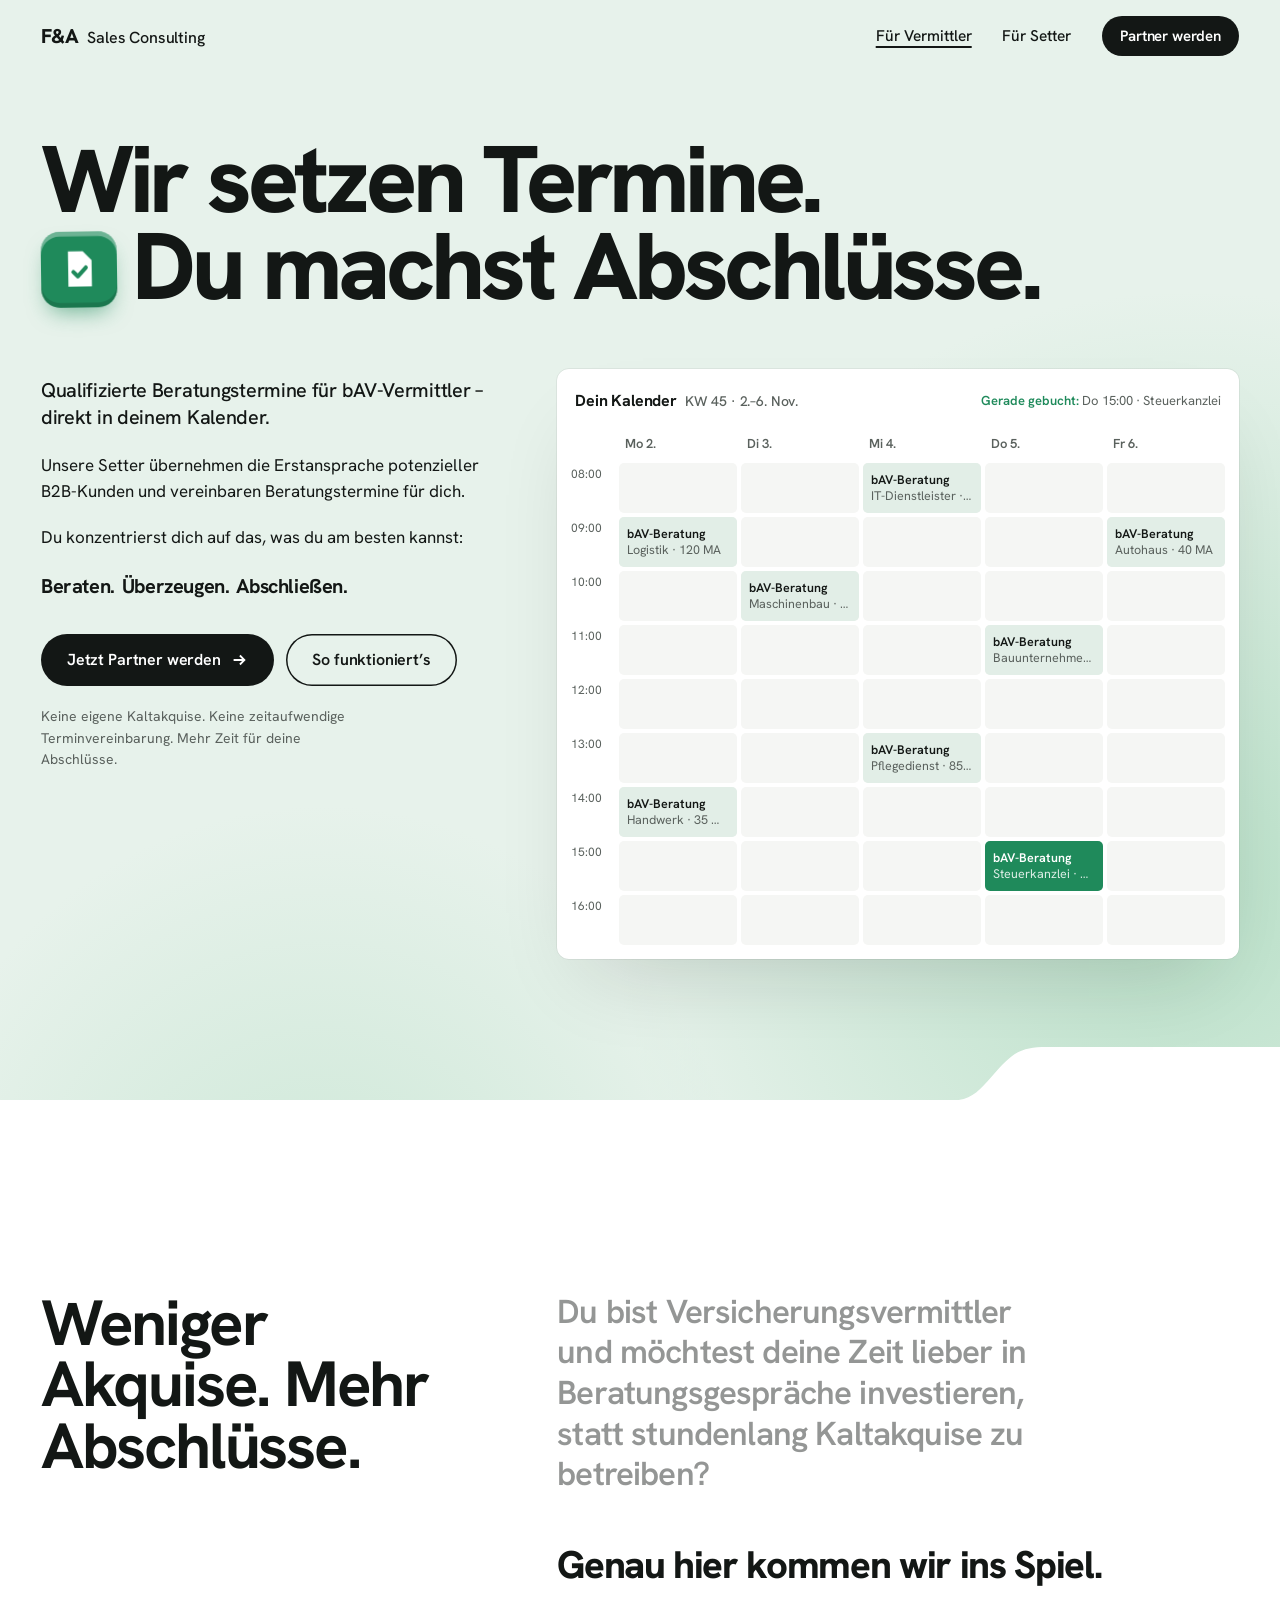
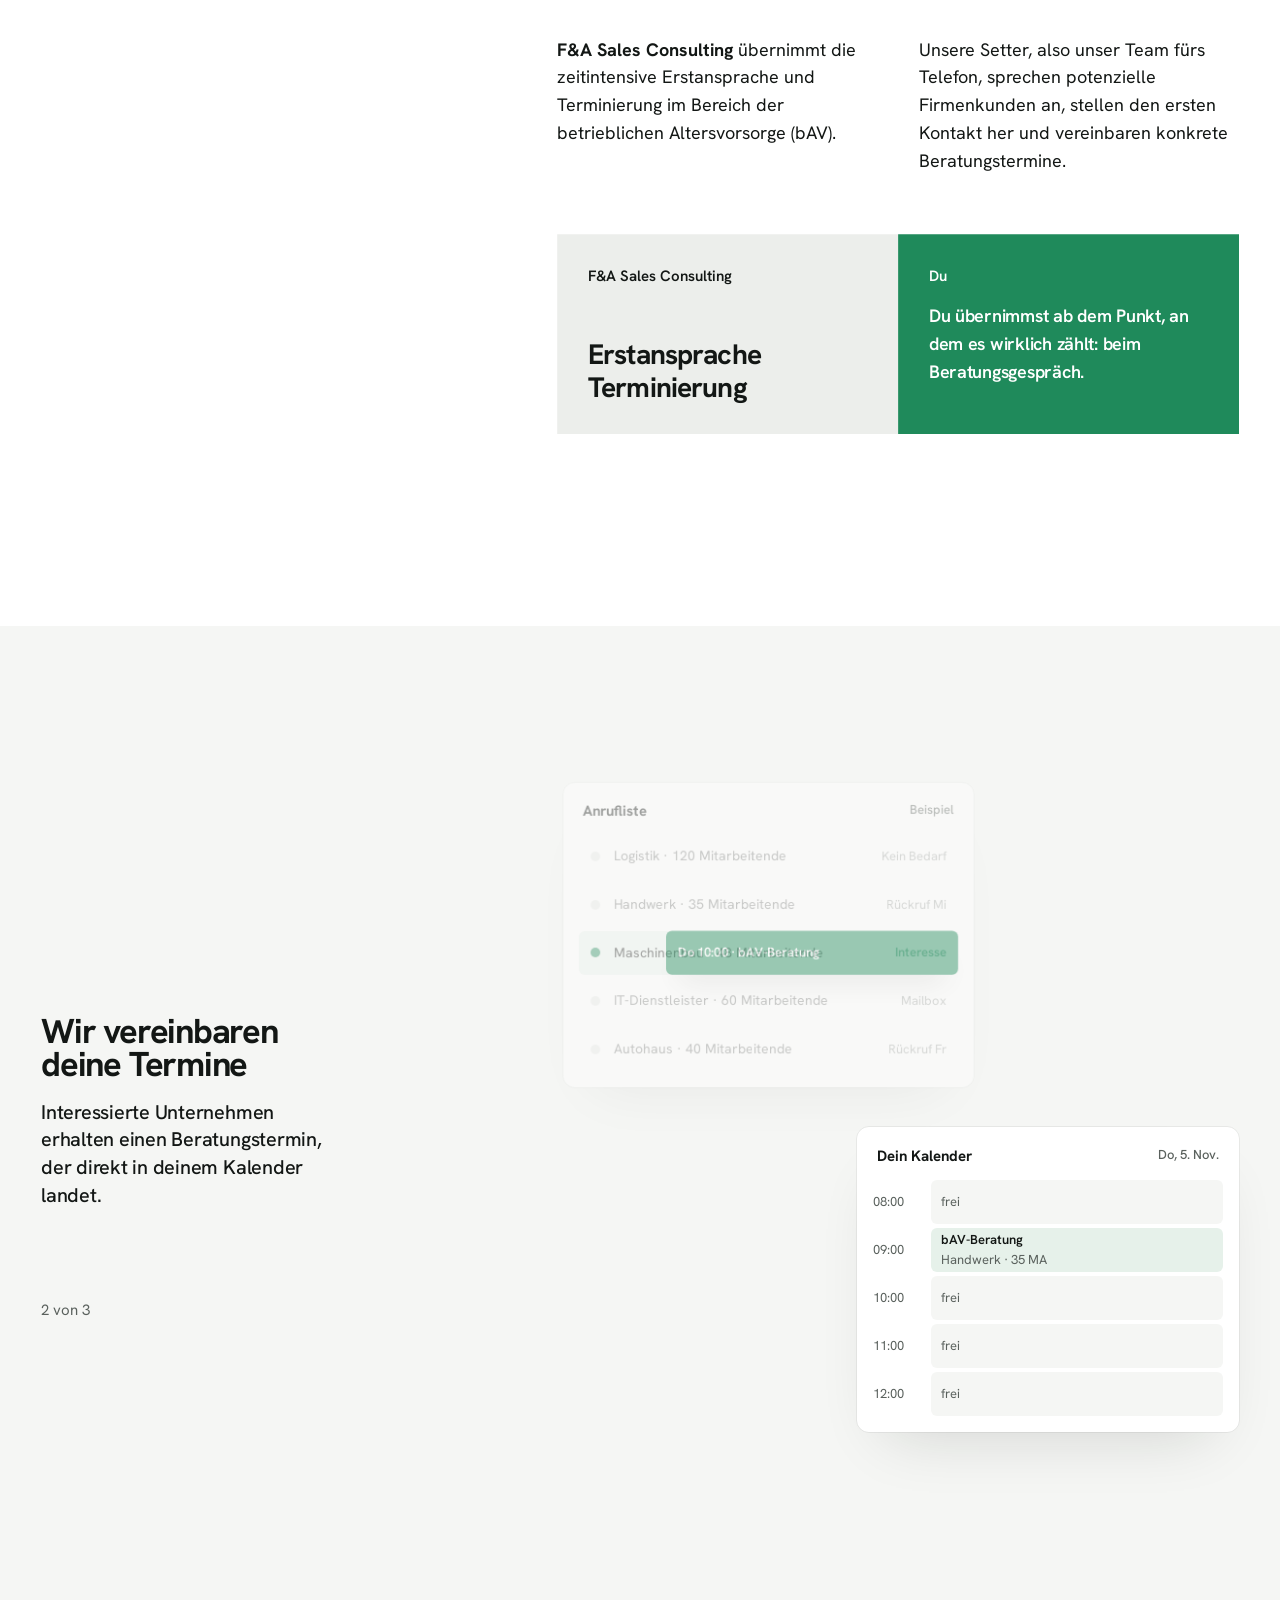
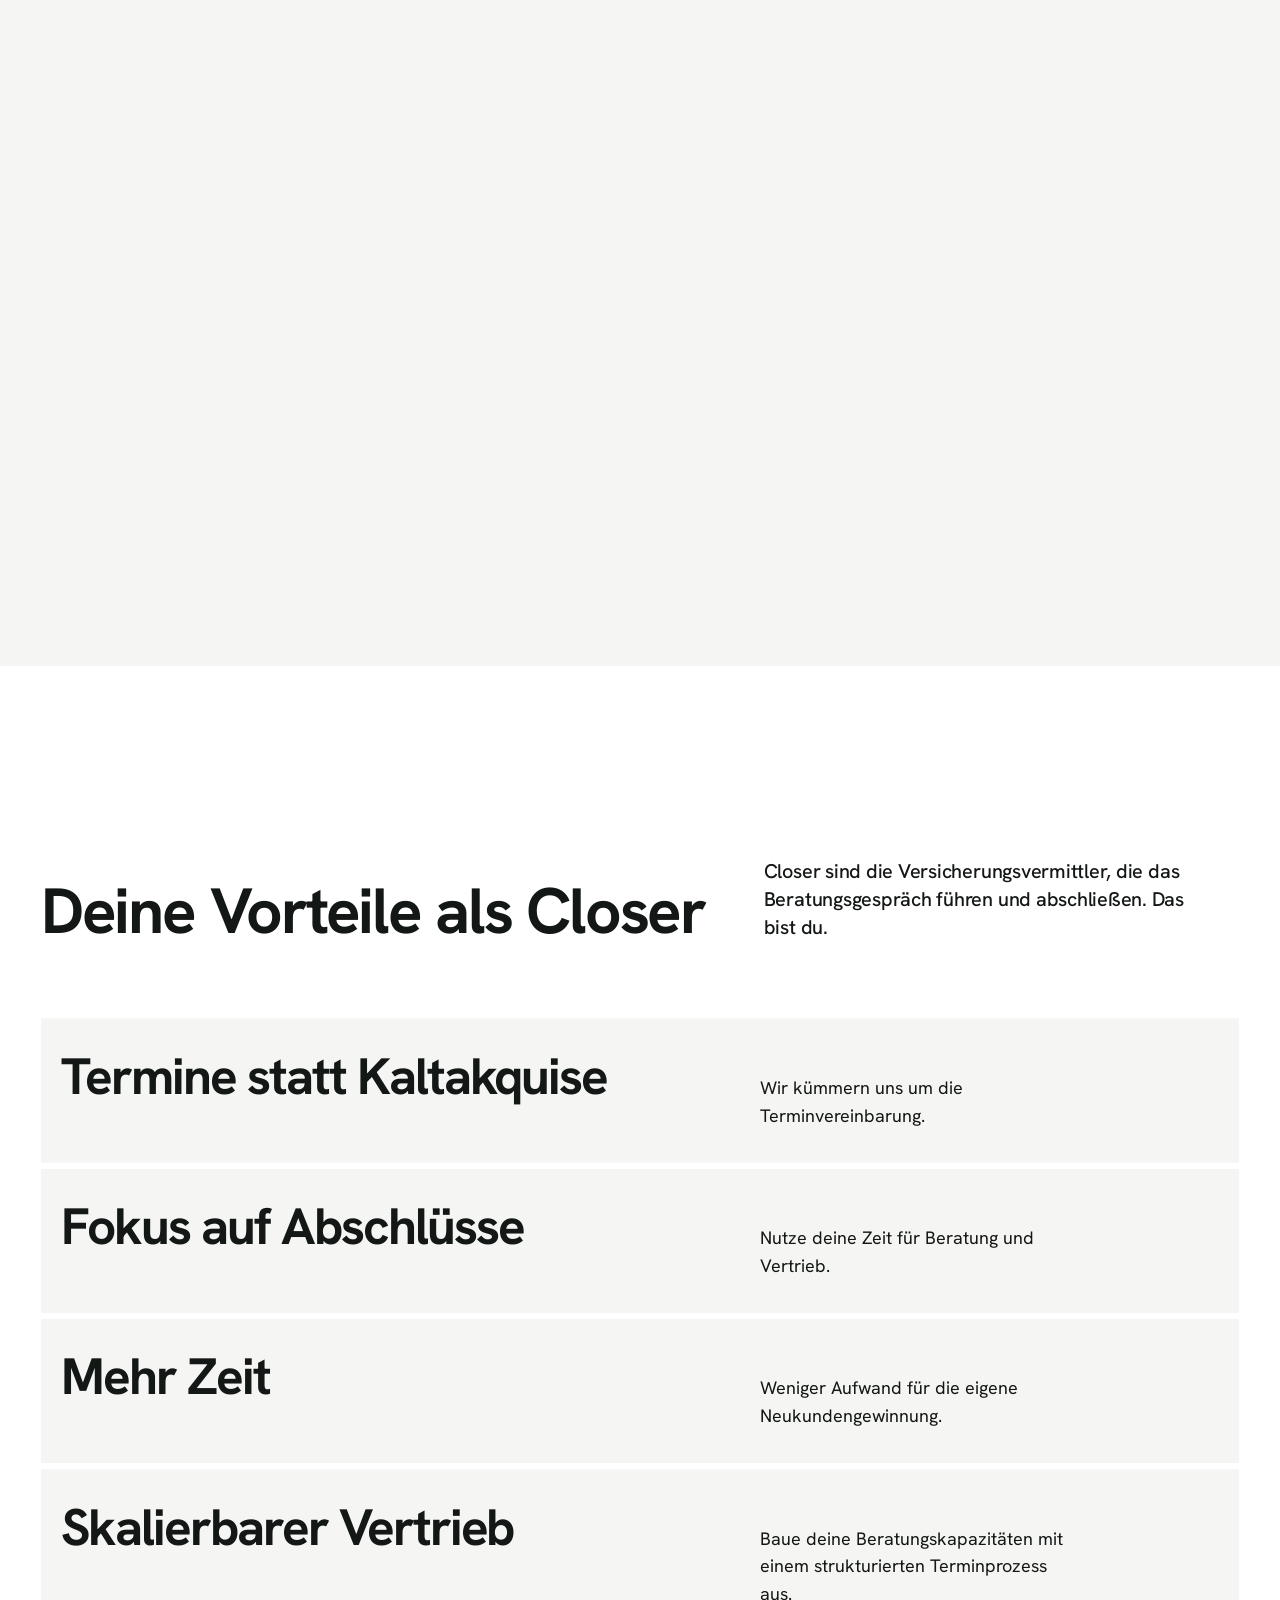
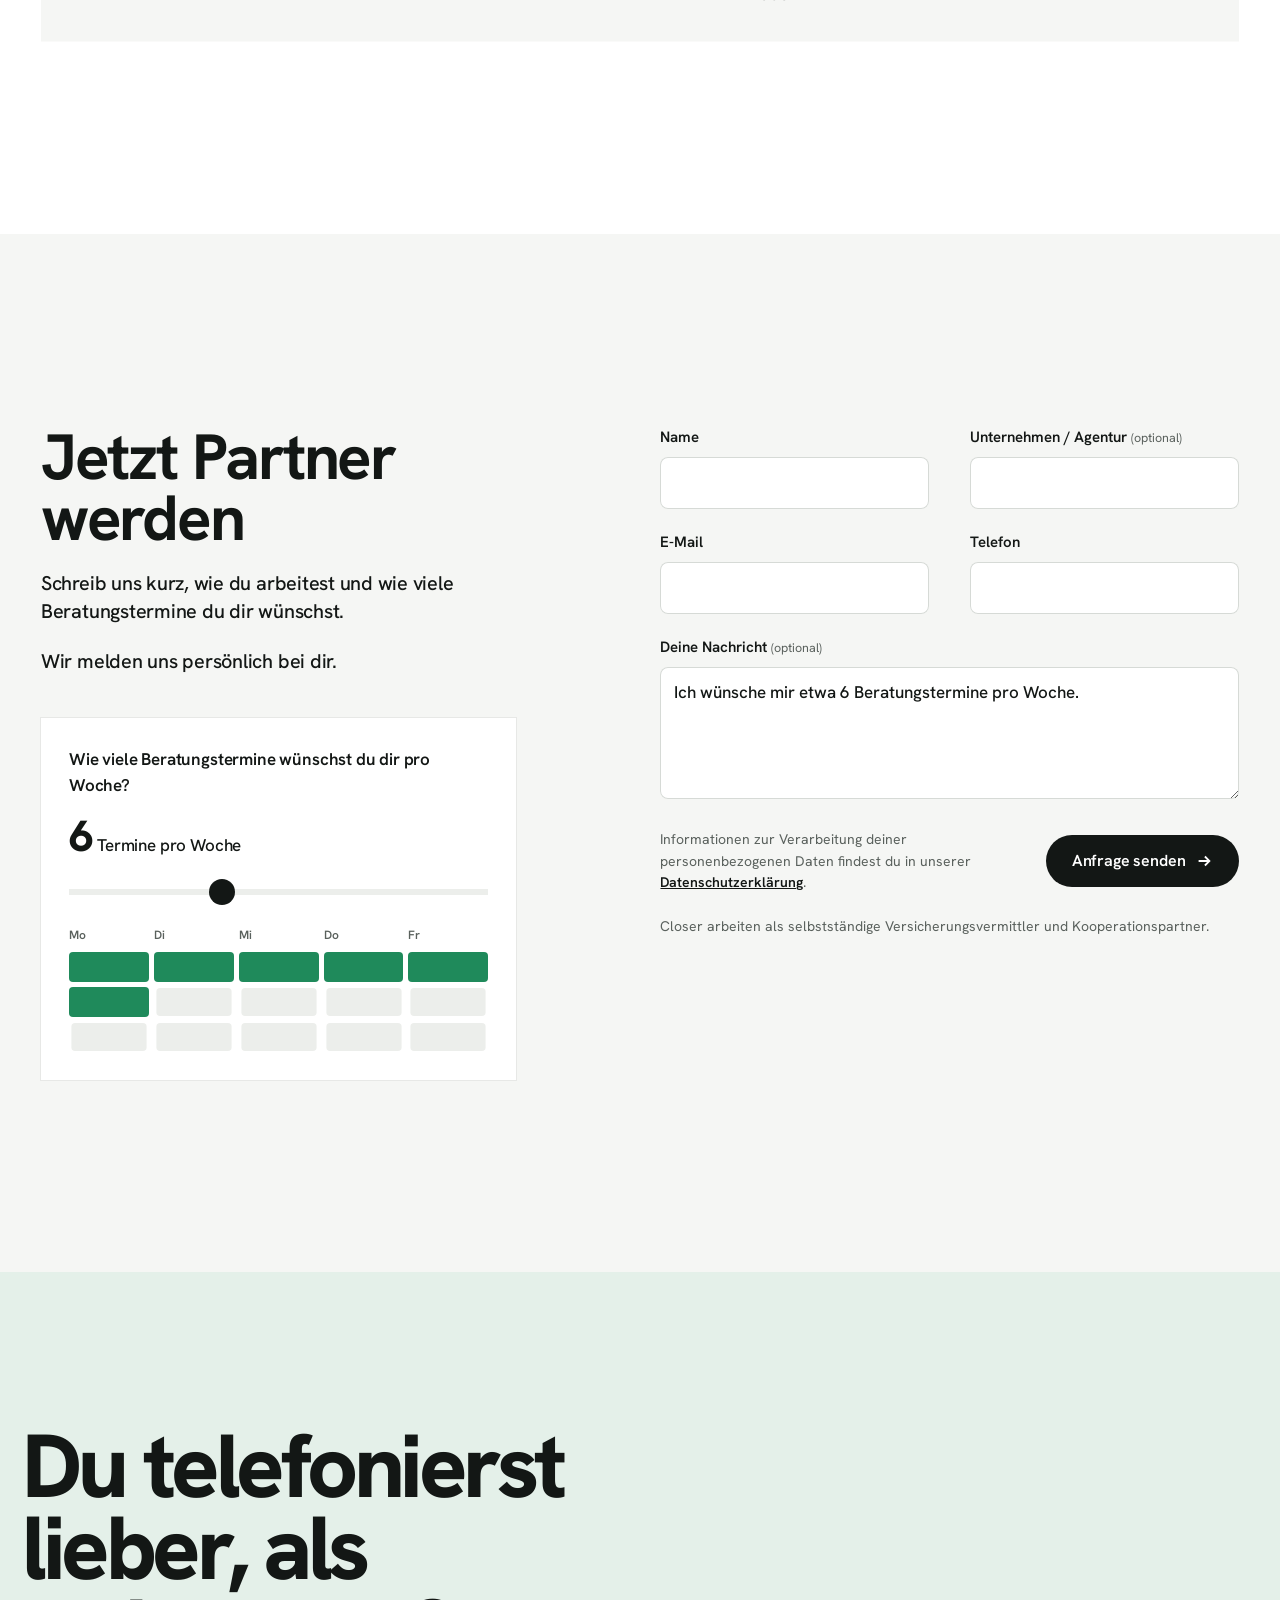
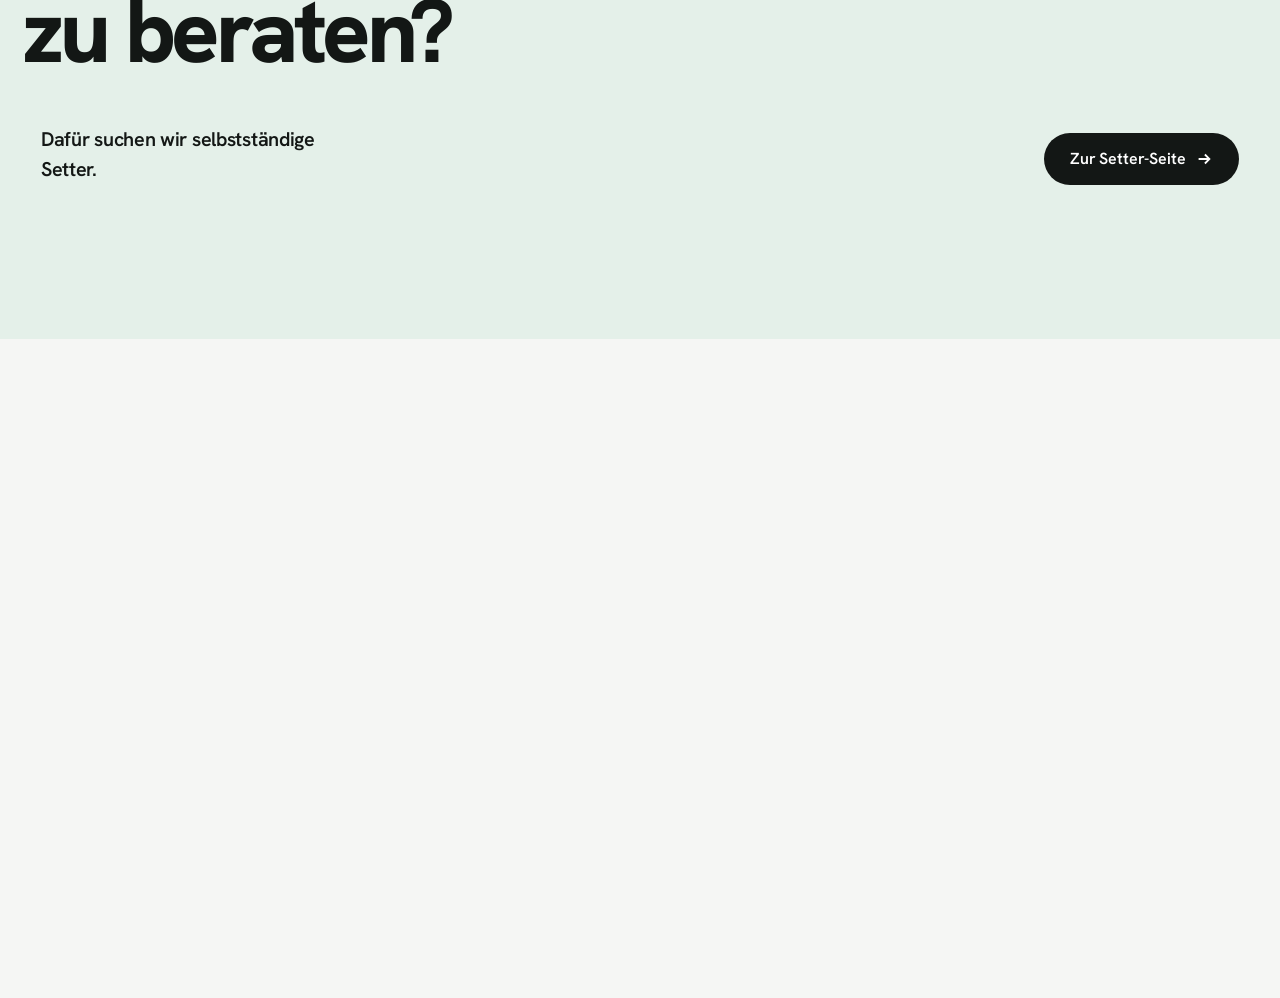
<file: index.html>
<!doctype html>
<html lang="de">
<head>
<meta charset="utf-8">
<meta name="viewport" content="width=device-width, initial-scale=1, viewport-fit=cover">
<title>F&amp;A Sales Consulting: Qualifizierte Beratungstermine für bAV-Vermittler</title>
<meta name="claude:viewport-fit-sides" content="cover">
<meta name="description" content="Qualifizierte Beratungstermine für bAV-Vermittler – direkt in deinem Kalender.">
<link rel="stylesheet" href="css/fonts.css">
<script>document.documentElement.classList.add('js')</script>
<link rel="stylesheet" href="css/landing.css">
<meta name="theme-color" content="#f5f6f4">
<meta name="color-scheme" content="light">
<meta property="og:type" content="website">
<meta property="og:locale" content="de_DE">
<meta property="og:site_name" content="F&amp;A Sales Consulting">
<meta property="og:title" content="F&amp;A Sales Consulting: Qualifizierte Beratungstermine für bAV-Vermittler">
<meta property="og:description" content="Qualifizierte Beratungstermine für bAV-Vermittler – direkt in deinem Kalender.">
<meta property="og:image" content="https://fasalesconsulting.com/assets/og.png">
<meta property="og:image:width" content="1200">
<meta property="og:image:height" content="630">
<meta name="twitter:card" content="summary_large_image">
<link rel="canonical" href="https://fasalesconsulting.com/">
<link rel="manifest" href="manifest.webmanifest">
<link rel="icon" href="assets/favicon.ico" sizes="any">
<link rel="icon" href="assets/icon-192.png" type="image/png" sizes="192x192">
<link rel="apple-touch-icon" href="assets/apple-touch-icon.png">
<script type="application/ld+json">{"@context": "https://schema.org", "@graph": [{"@type": "Organization", "@id": "https://fasalesconsulting.com/#org", "name": "F&A Sales Consulting", "url": "https://fasalesconsulting.com/", "logo": "https://fasalesconsulting.com/assets/logo-512.png", "slogan": "Mehr Wert. Mehr Erfolg. Gemeinsam wachsen.", "legalName": "F&A Sales Consulting GbR", "description": "Terminsetting für bAV-Vermittler.", "email": "info@fasalesconsulting.com", "telephone": "+49 4442 9499985", "address": {"@type": "PostalAddress", "streetAddress": "Platanenstraße 17", "postalCode": "49393", "addressLocality": "Lohne", "addressCountry": "DE"}}, {"@type": "WebSite", "@id": "https://fasalesconsulting.com/#site", "url": "https://fasalesconsulting.com/", "name": "F&A Sales Consulting", "inLanguage": "de-DE", "publisher": {"@id": "https://fasalesconsulting.com/#org"}}]}</script>
</head>
<body>


<a class="skip" href="#main">Zum Inhalt springen</a>

<header class="bar" id="bar">
  <div class="bar__in wrap">
    <a class="mark" href="#top" aria-label="F&amp;A Sales Consulting, zum Seitenanfang">F&amp;A <span>Sales Consulting</span></a>
    <nav class="nav" aria-label="Hauptnavigation">
      <a href="#top" aria-current="page">Für Vermittler</a>
      <a href="karriere.html">Für Setter</a>
      <a class="btn btn--sm" href="#partner">Partner werden</a>
      <button class="menu-btn" id="menuBtn" type="button" aria-expanded="false" aria-controls="menu">Menü</button>
    </nav>
  </div>
</header>

<div class="menu" id="menu" hidden role="dialog" aria-modal="true" aria-label="Menü">
  <div class="menu__top wrap">
    <span class="mark">F&amp;A</span>
    <button class="menu-btn" id="menuClose" type="button" style="display:inline-flex">Schließen</button>
  </div>
  <nav class="menu__links wrap" aria-label="Mobile Navigation">
    <a href="#top" style="--i:0">Für Vermittler</a>
    <a href="karriere.html" style="--i:1">Für Setter</a>
    <a href="#partner" style="--i:2">Partner werden</a>
  </nav>
  <div class="menu__foot wrap">
    <a href="mailto:info@fasalesconsulting.com" data-mail>E-Mail schreiben</a>
    <a href="https://fasalesconsulting.com/impressum.html">Impressum</a>
  </div>
</div>

<main id="main">

  <!-- HERO -->
  <section class="hero" id="top" aria-labelledby="heroTitle">
    <div class="hero__bg" id="heroBg" aria-hidden="true"></div>
    <svg class="hero__notch" viewBox="0 0 1440 62" preserveAspectRatio="none" aria-hidden="true"><path d="M0 62 H1062 C1092 62 1098 54 1116 34 C1138 9 1146 1 1178 1 H1440 V62 Z"/></svg>
    <div class="wrap hero__grid">
      <h1 class="hero__title lines" id="heroTitle">
        <span class="line"><span data-line style="--i:0">Wir setzen Termine.</span></span>
        <span class="slotline"><span class="sr-only">Du machst Abschlüsse.</span><span class="hslot" id="hslot" aria-hidden="true">
          <span class="hslot__w"><span class="ico"><svg viewBox="0 0 32 32"><path d="M7 7h18a3 3 0 0 1 3 3v10a3 3 0 0 1-3 3H15l-6 5v-5H7a3 3 0 0 1-3-3V10a3 3 0 0 1 3-3z" fill="#fff"/><circle cx="11" cy="15" r="1.8" fill="var(--tint)"/><circle cx="16" cy="15" r="1.8" fill="var(--tint)"/><circle cx="21" cy="15" r="1.8" fill="var(--tint)"/></svg></span>Du berätst.</span>
          <span class="hslot__w"><span class="ico"><svg viewBox="0 0 32 32"><path d="M5 23l7-7 5 4 10-10M19 10h8v8" fill="none" stroke="#fff" stroke-width="3.4" stroke-linecap="round" stroke-linejoin="round"/></svg></span>Du überzeugst.</span>
          <span class="hslot__w is-rest"><span class="ico"><svg viewBox="0 0 32 32"><path d="M9 4h10l6 6v18H9z" fill="#fff"/><path d="M12.5 18l3 3 5.5-6" fill="none" stroke="var(--tint)" stroke-width="2.8" stroke-linecap="round" stroke-linejoin="round"/></svg></span>Du machst Abschlüsse.</span>
        </span></span>
      </h1>
      <div class="hero__copy" id="heroCopy">
        <p class="lead" data-load style="--d:380ms">Qualifizierte Beratungstermine für bAV-Vermittler – direkt in deinem Kalender.</p>
        <p data-load style="--d:440ms">Unsere Setter übernehmen die Erstansprache potenzieller B2B-Kunden und vereinbaren Beratungstermine für dich.</p>
        <p data-load style="--d:500ms">Du konzentrierst dich auf das, was du am besten kannst:</p>
        <p class="triad" data-load style="--d:540ms"><span>Beraten.</span> <span>Überzeugen.</span> <span>Abschließen.</span></p>
        <div class="actions" data-load style="--d:600ms">
          <a class="btn" href="#partner">Jetzt Partner werden <svg viewBox="0 0 20 20" aria-hidden="true"><path d="M4 10h11M11 5l5 5-5 5" fill="none" stroke="currentColor" stroke-width="2"/></svg></a>
          <a class="btn btn--ghost" href="#ablauf">So funktioniert’s</a>
        </div>
        <p class="note" data-load style="--d:660ms">Keine eigene Kaltakquise. Keine zeitaufwendige Terminvereinbarung. Mehr Zeit für deine Abschlüsse.</p>
      </div>
      <figure class="hero__cal" data-ui aria-label="Beispiel: dein Wochenkalender füllt sich mit gebuchten Beratungsterminen">
        <div class="cal" id="cal">
          <div class="cal__head">
            <div class="cal__title">Dein Kalender<small>KW 45 · 2.–6. Nov.</small></div>
            <div class="cal__toast" id="calToast" aria-hidden="true"><span>7 Beratungstermine gebucht</span></div>
          </div>
          <div class="cal__grid" id="calGrid"></div>
        </div>
      </figure>
    </div>
  </section>

  <!-- WENIGER AKQUISE -->
  <section class="sec paper" id="akquise" data-ink="light" aria-labelledby="whyTitle">
    <div class="wrap why__grid">
      <div class="why__head">
        <h2 class="h2" id="whyTitle" data-lines>Weniger Akquise. Mehr Abschlüsse.</h2>
      </div>
      <div class="why__body">
        <p class="statement" data-fill>Du bist Versicherungsvermittler und möchtest deine Zeit lieber in Beratungsgespräche investieren, statt stundenlang Kaltakquise zu betreiben?</p>
        <p class="cue" data-reveal>Genau hier kommen wir ins Spiel.</p>
        <div class="why__text">
          <p data-reveal style="--i:0"><strong>F&amp;A Sales Consulting</strong> übernimmt die zeitintensive Erstansprache und Terminierung im Bereich der betrieblichen Altersvorsorge (bAV).</p>
          <p data-reveal style="--i:1">Unsere Setter, also unser Team fürs Telefon, sprechen potenzielle Firmenkunden an, stellen den ersten Kontakt her und vereinbaren konkrete Beratungstermine.</p>
        </div>
        <div class="handover" id="handover" aria-label="Aufgabenteilung">
          <div class="handover__part">
            <span class="handover__who">F&amp;A Sales Consulting</span>
            <div class="handover__steps"><span>Erstansprache</span><span>Terminierung</span></div>
          </div>
          <div class="handover__part">
            <span class="handover__who">Du</span>
            <p class="handover__cap">Du übernimmst ab dem Punkt, an dem es wirklich zählt: beim Beratungsgespräch.</p>
          </div>
        </div>
      </div>
    </div>
  </section>

  <!-- ABLAUF: held scene -->
  <section class="flow" id="ablauf" aria-labelledby="flowTitle">
    <div class="flow__pin">
      <div class="wrap flow__stage">
        <div class="flow__text" id="flowText">
          <h2 class="sr-only" id="flowTitle">So funktioniert die Zusammenarbeit</h2>
          <div class="panel" data-panel>
            <h3>Wir übernehmen die Akquise</h3>
            <p>Unsere Setter kontaktieren potenzielle Firmenkunden und führen die Erstgespräche.</p>
          </div>
          <div class="panel" data-panel>
            <h3>Wir vereinbaren deine Termine</h3>
            <p>Interessierte Unternehmen erhalten einen Beratungstermin, der direkt in deinem Kalender landet.</p>
          </div>
          <div class="panel" data-panel>
            <h3>Du führst das Beratungsgespräch</h3>
            <p>Du berätst die Unternehmen individuell zur bAV und begleitest sie bis zum Abschluss.</p>
          </div>
          <p class="flow__count" id="flowCount" aria-hidden="true">1 von 3</p>
        </div>

        <div class="flow__visual" id="flowVisual" data-ui aria-hidden="true">
          <div class="calls" id="calls">
            <div class="ui-head">Anrufliste <small>Beispiel</small></div>
            <div class="call" data-s="done"><span class="call__dot"></span><span class="call__name">Logistik · 120 Mitarbeitende</span><span class="call__state">Kein Bedarf</span></div>
            <div class="call" data-s="done"><span class="call__dot"></span><span class="call__name">Handwerk · 35 Mitarbeitende</span><span class="call__state">Rückruf Mi</span></div>
            <div class="call" data-s="hot" id="hotCall"><span class="call__dot"></span><span class="call__name">Maschinenbau · 48 Mitarbeitende</span><span class="call__state">Interesse</span></div>
            <div class="call" data-s="done"><span class="call__dot"></span><span class="call__name">IT-Dienstleister · 60 Mitarbeitende</span><span class="call__state">Mailbox</span></div>
            <div class="call" data-s="done"><span class="call__dot"></span><span class="call__name">Autohaus · 40 Mitarbeitende</span><span class="call__state">Rückruf Fr</span></div>
          </div>
          <div class="day" id="day">
            <div class="ui-head">Dein Kalender <small>Do, 5. Nov.</small></div>
            <div class="slot"><time>08:00</time><div class="slot__box">frei</div></div>
            <div class="slot"><time>09:00</time><div class="slot__box busy"><b>bAV-Beratung</b>Handwerk · 35 MA</div></div>
            <div class="slot"><time>10:00</time><div class="slot__box target booked" id="target"><b>bAV-Beratung</b>Maschinenbau · 48 MA</div></div>
            <div class="slot"><time>11:00</time><div class="slot__box">frei</div></div>
            <div class="slot"><time>12:00</time><div class="slot__box">frei</div></div>
          </div>
          <div class="token" id="token">Do 10:00 · bAV-Beratung</div>
          <div class="meet" id="meet">
            <span class="meet__k">Do, 5. Nov. · 10:00</span>
            <h4>Beratungsgespräch</h4>
            <span class="meet__who">Maschinenbau · 48 Mitarbeitende · mit dir</span>
            <ul>
              <li class="on"><span class="tick"><svg viewBox="0 0 12 12"><path d="M2 6.5l2.6 2.5L10 3"/></svg></span>Individuelle bAV-Beratung</li>
              <li class="on"><span class="tick"><svg viewBox="0 0 12 12"><path d="M2 6.5l2.6 2.5L10 3"/></svg></span>Begleitung bis zur Entscheidung</li>
              <li class="on"><span class="tick"><svg viewBox="0 0 12 12"><path d="M2 6.5l2.6 2.5L10 3"/></svg></span>Abschluss</li>
            </ul>
            <span class="meet__status done" id="meetStatus">Abgeschlossen</span>
          </div>
        </div>
      </div>
    </div>
  </section>

  <!-- VORTEILE -->
  <section class="sec paper" id="vorteile" aria-labelledby="perksTitle">
    <div class="wrap">
      <div class="perks__top">
        <h2 class="h2" id="perksTitle" data-lines>Deine Vorteile als Closer</h2>
        <p class="sub" data-reveal>Closer sind die Versicherungsvermittler, die das Beratungsgespräch führen und abschließen. Das bist du.</p>
      </div>
      <ul class="perks">
        <li class="perk" data-reveal style="--i:0"><h3>Termine statt Kaltakquise</h3><p>Wir kümmern uns um die Terminvereinbarung.</p><span class="perk__mark" aria-hidden="true"></span></li>
        <li class="perk" data-reveal style="--i:1"><h3>Fokus auf Abschlüsse</h3><p>Nutze deine Zeit für Beratung und Vertrieb.</p><span class="perk__mark" aria-hidden="true"></span></li>
        <li class="perk" data-reveal style="--i:2"><h3>Mehr Zeit</h3><p>Weniger Aufwand für die eigene Neukundengewinnung.</p><span class="perk__mark" aria-hidden="true"></span></li>
        <li class="perk" data-reveal style="--i:3"><h3>Skalierbarer Vertrieb</h3><p>Baue deine Beratungskapazitäten mit einem strukturierten Terminprozess aus.</p><span class="perk__mark" aria-hidden="true"></span></li>
      </ul>
    </div>
  </section>

  <!-- PARTNER -->
  <section class="sec" id="partner" aria-labelledby="partnerTitle">
    <div class="wrap partner__grid" id="partnerGrid">
      <div class="partner__left">
        <h2 class="h2" id="partnerTitle" data-lines>Jetzt Partner werden</h2>
        <p class="sub">Schreib uns kurz, wie du arbeitest und wie viele Beratungstermine du dir wünschst.</p>
        <p class="sub">Wir melden uns persönlich bei dir.</p>
        <div class="wish">
          <label for="wishRange">Wie viele Beratungstermine wünschst du dir pro Woche?</label>
          <output id="wishOut" for="wishRange">6<small>Termine pro Woche</small></output>
          <input type="range" id="wishRange" min="1" max="15" value="6" aria-describedby="wishHint">
          <div class="wish__week" id="wishWeek" aria-hidden="true"></div>
          <span class="sr-only" id="wishHint">Dein Wunsch wird in deine Nachricht übernommen.</span>
        </div>
      </div>

      <form class="form" id="form" data-mail-form data-subject="Partneranfrage bAV-Vermittler" novalidate>
        <div class="field">
          <label for="fName">Name</label>
          <input id="fName" name="a-name" autocomplete="name" required minlength="2" aria-describedby="eName">
          <span class="err" id="eName">Bitte gib deinen Namen an.</span>
        </div>
        <div class="field">
          <label for="fCompany">Unternehmen / Agentur <small>(optional)</small></label>
          <input id="fCompany" name="a-firma" autocomplete="organization">
        </div>
        <div class="field">
          <label for="fMail">E-Mail</label>
          <input id="fMail" name="a-email" type="email" autocomplete="email" required aria-describedby="eMail">
          <span class="err" id="eMail">Bitte gib eine gültige E-Mail-Adresse an.</span>
        </div>
        <div class="field">
          <label for="fPhone">Telefon</label>
          <input id="fPhone" name="a-tel" type="tel" autocomplete="tel" required pattern="[\d\s\+\(\)\/\.\-]{6,}" inputmode="tel" aria-describedby="ePhone">
          <span class="err" id="ePhone">Bitte gib deine Telefonnummer an, damit wir dich erreichen.</span>
        </div>
        <div class="field field--full">
          <label for="fMsg">Deine Nachricht <small>(optional)</small></label>
          <textarea id="fMsg" name="a-msg">Ich wünsche mir etwa 6 Beratungstermine pro Woche.</textarea>
        </div>
        <div class="form__foot">
          <p class="privacy">Informationen zur Verarbeitung deiner personenbezogenen Daten findest du in unserer <a href="https://fasalesconsulting.com/datenschutz.html">Datenschutzerklärung</a>.</p>
          <button class="btn" type="submit" id="send">Anfrage senden <svg viewBox="0 0 20 20" aria-hidden="true"><path d="M4 10h11M11 5l5 5-5 5" fill="none" stroke="currentColor" stroke-width="2"/></svg></button>
        </div>
        <p class="form__legal">Closer arbeiten als selbstständige Versicherungsvermittler und Kooperationspartner.</p>
        <div class="form-status" role="status" tabindex="-1"><span data-status-text></span></div>
      </form>
    </div>
  </section>

  <!-- SETTER -->
  <section class="setter" id="setter" aria-labelledby="setterTitle">
    <div class="wrap">
    <h2 class="setter__line" id="setterTitle">Du telefonierst lieber, als zu beraten?</h2>
    <div class="setter__row">
      <p>Dafür suchen wir selbstständige Setter.</p>
      <a class="btn btn--dark" href="karriere.html">Zur Setter-Seite <svg viewBox="0 0 20 20" aria-hidden="true"><path d="M4 10h11M11 5l5 5-5 5" fill="none" stroke="currentColor" stroke-width="2"/></svg></a>
    </div>
    </div>
  </section>
</main>

<footer class="foot" id="foot">
  <div class="wrap">
    <div class="foot__top">
      <p class="foot__tag">Mehr Wert. Mehr Erfolg. Gemeinsam wachsen.</p>
      <div class="foot__col">
        <h2>Seiten</h2>
        <a href="#top">Für Vermittler</a>
        <a href="karriere.html">Für Setter</a>
      </div>
      <div class="foot__col">
        <h2>Kontakt</h2>
        <a href="mailto:info@fasalesconsulting.com" data-mail>E-Mail schreiben</a>
        <a href="https://fasalesconsulting.com/impressum.html">Impressum</a>
        <a href="https://fasalesconsulting.com/datenschutz.html">Datenschutz</a>
      </div>
    </div>
    <span class="foot__word" id="footWord" aria-hidden="true">F<span>&amp;</span>A Sales Consulting</span>
    <div class="foot__bot">
      <span>© 2026 F&amp;A Sales Consulting GbR</span>
      <a class="btn btn--sm" href="#partner">Jetzt Partner werden</a>
    </div>
  </div>
</footer>

<script>
(function(){
  "use strict";
  var root = document.documentElement;
  var reduce = matchMedia('(prefers-reduced-motion: reduce)').matches;
  var fine = matchMedia('(hover: hover) and (pointer: fine)');
  var clamp = function(v,a,b){ return v < a ? a : v > b ? b : v; };
  var smooth = function(t){ return t*t*(3-2*t); };
  // ramp: 0 before a, 1 after b, smoothstep between
  var ramp = function(p,a,b){ if (b <= a) return p >= b ? 1 : 0; return smooth(clamp((p-a)/(b-a),0,1)); };
  var mix = function(a,b,t){ return a + (b-a)*t; };

  /* ---------------- Hero calendar ---------------- */
  var grid = document.getElementById('calGrid');
  var toast = document.getElementById('calToast');
  var DAYS = ['Mo 2.','Di 3.','Mi 4.','Do 5.','Fr 6.'];
  var BOOKED = [
    {d:0,h:9,t:'Logistik · 120 MA'},{d:1,h:10,t:'Maschinenbau · 48 MA'},{d:2,h:8,t:'IT-Dienstleister · 60 MA'},
    {d:0,h:14,t:'Handwerk · 35 MA'},{d:3,h:11,t:'Bauunternehmen · 70 MA'},{d:2,h:13,t:'Pflegedienst · 85 MA'},{d:4,h:9,t:'Autohaus · 40 MA'}
  ];
  var QUEUE = [
    {d:3,h:15,t:'Steuerkanzlei · 22 MA'},{d:1,h:14,t:'Spedition · 95 MA'},{d:4,h:13,t:'Hotel · 54 MA'},
    {d:0,h:11,t:'Elektrotechnik · 30 MA'},{d:2,h:16,t:'Zahnarztpraxis · 18 MA'},{d:4,h:15,t:'Druckerei · 26 MA'}
  ];
  function el(tag, cls, html){ var e = document.createElement(tag); if (cls) e.className = cls; if (html != null) e.innerHTML = html; return e; }
  function place(e, col, row){ e.style.gridColumn = col; e.style.gridRow = row; }
  var hourLabel = function(h){ return (h < 10 ? '0' : '') + h + ':00'; };

  place(grid.appendChild(el('span')), 1, 1);
  DAYS.forEach(function(d,i){ place(grid.appendChild(el('span','cal__day',d)), i+2, 1); });
  for (var h = 8; h <= 16; h++){
    place(grid.appendChild(el('span','cal__time',hourLabel(h))), 1, h-6);
    for (var c = 0; c < 5; c++) place(grid.appendChild(el('span','cal__cell')), c+2, h-6);
  }
  function makeAppt(a, i){
    var e = el('div','appt','<b>bAV-Beratung</b><span>' + a.t + '</span>');
    place(e, a.d+2, a.h-6);
    e.title = DAYS[a.d] + ' ' + hourLabel(a.h) + ' · ' + a.t;
    if (!reduce){ e.classList.add('enter'); e.style.setProperty('--d', (i == null ? 0 : 700 + i*85) + 'ms'); }
    grid.appendChild(e);
    return e;
  }
  BOOKED.forEach(makeAppt);

  function setToast(html){
    var old = toast.querySelector('span:not(.out)');
    var s = el('span','pre',html);
    toast.appendChild(s);
    requestAnimationFrame(function(){ requestAnimationFrame(function(){ s.classList.remove('pre'); }); });
    if (old){ old.classList.add('out'); setTimeout(function(){ old.remove(); }, 500); }
  }

  // The live part of the first screen: every few seconds a setter books another appointment.
  var added = [], qi = 0, heroVisible = true, loopTimer = null;
  function tick(){
    loopTimer = null;
    if (!heroVisible || document.hidden){ return; }
    if (qi < QUEUE.length){
      var a = QUEUE[qi++];
      var e = makeAppt(a, null);
      e.classList.add('is-new');
      added.push(e);
      setToast('<b>Gerade gebucht:</b> ' + DAYS[a.d].split(' ')[0] + ' ' + hourLabel(a.h) + ' · ' + a.t.split(' ·')[0]);
      setTimeout(function(){ e.classList.remove('is-new'); }, 1700);
      schedule(2600);
    } else {
      setToast((BOOKED.length + added.length) + ' Beratungstermine diese Woche');
      setTimeout(function(){
        added.forEach(function(e){ e.classList.add('is-gone'); setTimeout(function(){ e.remove(); }, 450); });
        added = []; qi = 0;
      }, 2600);
      schedule(4200);
    }
  }
  function schedule(ms){ if (!loopTimer) loopTimer = setTimeout(tick, ms); }
  if (!reduce){
    schedule(2400);
    if ('IntersectionObserver' in window){
      new IntersectionObserver(function(en){ heroVisible = en[0].isIntersecting; if (heroVisible) schedule(1200); }).observe(document.getElementById('cal'));
    }
    document.addEventListener('visibilitychange', function(){ if (!document.hidden) schedule(1200); });
  }

  /* ---------------- Headline: the second line cycles Beraten → Überzeugen → Abschluss ---------------- */
  // One clock for everything: a long Web Animation's currentTime (pauses with the tab, seekable).
  var words = [].slice.call(document.querySelectorAll('#hslot .hslot__w'));
  var icons = words.map(function(w){ return w.querySelector('.ico'); });
  var heroEl = document.getElementById('top'), heroBg = document.getElementById('heroBg');
  var SLOTS = [1.75, 1.75, 3.6];              // the real claim holds twice as long
  var LOOP = SLOTS.reduce(function(a,b){ return a+b; }, 0);
  var START = 0.95;                            // first word arrives after line one has risen
  var PANEL = [ ['#e9eff7','#c6d6f2'], ['#f6f0e4','#f1d9a8'], ['#e7f2eb','#b9e0c8'] ];
  var hex = function(h){ return [parseInt(h.substr(1,2),16), parseInt(h.substr(3,2),16), parseInt(h.substr(5,2),16)]; };
  var PANEL_RGB = PANEL.map(function(p){ return [hex(p[0]), hex(p[1])]; });
  var outC = function(t){ return 1 - Math.pow(1-t, 3); };
  var inC = function(t){ return t*t*t; };
  var mixRGB = function(a,b,t){ return 'rgb(' + Math.round(mix(a[0],b[0],t)) + ',' + Math.round(mix(a[1],b[1],t)) + ',' + Math.round(mix(a[2],b[2],t)) + ')'; };
  var clock = null;
  if (!reduce && words.length && document.body.animate){
    words.forEach(function(w){ w.classList.remove('is-rest'); });
    clock = document.body.animate([{opacity:1},{opacity:1}], {duration:1e9});
    document.addEventListener('visibilitychange', function(){ if (document.hidden) clock.pause(); else clock.play(); });
  }
  function renderHeadline(){
    if (!clock) return;
    var t = clock.currentTime / 1000 - START;
    if (t < 0){ words.forEach(function(w){ w.style.opacity = 0; }); return; }
    var tm = t % LOOP, s0 = 0;
    for (var i = 0; i < words.length; i++){
      var d = SLOTS[i], local = tm - s0, w = words[i], ic = icons[i];
      // the first word of the very first loop only enters; later loops also show the last word leaving into the first
      if (local >= 0 && local < d){
        var en = outC(clamp(local / 0.5, 0, 1));
        var lv = inC(clamp((local - (d - 0.42)) / 0.42, 0, 1));
        var o = en * (1 - lv), y = (1 - en) * 0.32 - lv * 0.16, bl = (1 - en) * 10 + lv * 8, sc = 0.96 + 0.04 * en;
        w.style.opacity = o.toFixed(3);
        w.style.transform = 'translate3d(0,' + y.toFixed(3) + 'em,0) scale(' + sc.toFixed(3) + ')';
        w.style.filter = bl > 0.05 ? 'blur(' + bl.toFixed(2) + 'px)' : 'none';
        var ei = outC(clamp((local - 0.06) / 0.5, 0, 1));
        var bob = Math.sin(local * 2.4) * 0.028, rot = Math.sin(local * 1.9) * 3;
        ic.style.transform = 'translate3d(0,' + bob.toFixed(3) + 'em,0) rotate(' + (-14 * (1 - ei) + rot).toFixed(2) + 'deg) scale(' + (0.7 + 0.3 * ei).toFixed(3) + ')';
      } else {
        w.style.opacity = 0;
      }
      s0 += d;
    }
    // panel colour crossfades over a 0.77s window straddling each word change
    var b = 0, idx = 0, cur = 0, nxt = 0, f = 0;
    for (var k = 0; k < SLOTS.length; k++){ if (tm < b + SLOTS[k]){ idx = k; break; } b += SLOTS[k]; }
    var into = tm - b, left = (b + SLOTS[idx]) - tm;
    cur = idx; nxt = idx;
    if (into < 0.385 && t > 0.385){ cur = (idx + SLOTS.length - 1) % SLOTS.length; nxt = idx; f = smooth((into + 0.385) / 0.77); }
    else if (left < 0.385){ cur = idx; nxt = (idx + 1) % SLOTS.length; f = smooth((0.385 - left) / 0.77); }
    heroEl.style.setProperty('--base', mixRGB(PANEL_RGB[cur][0], PANEL_RGB[nxt][0], f));
    heroEl.style.setProperty('--glow', mixRGB(PANEL_RGB[cur][1], PANEL_RGB[nxt][1], f));
    // the panel never quite stands still
    var T = clock.currentTime / 1000;
    heroBg.style.transform = 'translate3d(' + (Math.sin(T * 0.21) * 2.2).toFixed(2) + '%,' + (Math.cos(T * 0.17) * 1.6).toFixed(2) + '%,0) scale(1.08)';
  }
  if (reduce){ heroEl.style.setProperty('--base', PANEL[2][0]); heroEl.style.setProperty('--glow', PANEL[2][1]); }

  /* ---------------- Rising heading lines (split after fonts load) ---------------- */
  var lineEls = [].slice.call(document.querySelectorAll('[data-lines]'));
  if (!reduce && 'IntersectionObserver' in window){
    var restore = function(e){ e.textContent = e.dataset.text; e.classList.remove('is-split','is-in'); };
    var split = function(e){
      var text = e.textContent.trim().replace(/\s+/g,' ');
      e.dataset.text = text; e.textContent = '';
      var words = text.split(' ').map(function(w){ var s = el('span',null); s.style.display='inline-block'; s.textContent = w; e.append(s,' '); return s; });
      var lines = [];
      words.forEach(function(w){ var last = lines[lines.length-1]; if (last && Math.abs(last.top - w.offsetTop) < 4) last.words.push(w.textContent); else lines.push({top:w.offsetTop, words:[w.textContent]}); });
      e.textContent = '';
      lines.forEach(function(l,i){ var m = el('span','line'), inner = el('span'); inner.style.setProperty('--i', i); inner.textContent = l.words.join(' '); m.append(inner); e.append(m,' '); });
      e.classList.add('is-split');
    };
    var lio = new IntersectionObserver(function(en){
      en.forEach(function(x){
        if (!x.isIntersecting) return;
        lio.unobserve(x.target); x.target.classList.add('is-in');
        var last = x.target.querySelector('.line:last-of-type > span');
        if (last) last.addEventListener('transitionend', function(){ restore(x.target); }, {once:true});
      });
    }, {rootMargin:'0px 0px -12% 0px'});
    (document.fonts ? document.fonts.ready : Promise.resolve()).then(function(){
      lineEls.forEach(function(e){ var r = e.getBoundingClientRect(); if (r.top < innerHeight) return; split(e); lio.observe(e); });
    });
  }

  /* ---------------- Reveals (once) ---------------- */
  var revealEls = [].slice.call(document.querySelectorAll('[data-reveal], #handover'));
  if ('IntersectionObserver' in window && !reduce){
    var rio = new IntersectionObserver(function(en){
      en.forEach(function(x){ if (x.isIntersecting){ x.target.classList.add('is-in'); rio.unobserve(x.target); } });
    }, {rootMargin:'0px 0px -10% 0px', threshold:0.1});
    revealEls.forEach(function(e){ rio.observe(e); });
  } else revealEls.forEach(function(e){ e.classList.add('is-in'); });

  /* ---------------- Ink fill statement ---------------- */
  var fillWords = [];
  if (!reduce){
    document.querySelectorAll('[data-fill]').forEach(function(p){
      var words = p.textContent.trim().split(/\s+/); p.textContent = '';
      p.setAttribute('aria-label', words.join(' '));
      words.forEach(function(w,i){ var s = el('span'); s.textContent = w; s.setAttribute('aria-hidden','true'); p.append(s, i < words.length-1 ? ' ' : ''); fillWords.push(s); });
    });
  }

  /* ---------------- Held scene: So funktioniert die Zusammenarbeit ---------------- */
  var flow = document.getElementById('ablauf');
  var visual = document.getElementById('flowVisual');
  var panels = [].slice.call(document.querySelectorAll('[data-panel]'));
  var calls = document.getElementById('calls');
  var callRows = [].slice.call(calls.querySelectorAll('.call'));
  var day = document.getElementById('day');
  var target = document.getElementById('target');
  var token = document.getElementById('token');
  var meet = document.getElementById('meet');
  var meetItems = [].slice.call(meet.querySelectorAll('li'));
  var meetStatus = document.getElementById('meetStatus');
  var count = document.getElementById('flowCount');
  var hot = document.getElementById('hotCall');
  var RESULTS = ['Kein Bedarf','Rückruf Mi','Interesse','Mailbox','Rückruf Fr'];
  // Each panel owns a slice of the scene: [inStart, inEnd, outStart, outEnd]. The gaps are deliberate:
  // two step texts are never readable at once.
  var CUES = [[0,0,.27,.33],[.36,.42,.62,.68],[.71,.77,1.1,1.2]];
  var DRIFT = 24;
  var sceneOn = !reduce;
  var flowTarget = 0, flowAt = 0, geo = null, phone = matchMedia('(max-width: 760px)');
  if (sceneOn){
    root.classList.add('scene');
    visual.classList.add('is-scene');
    callRows.forEach(function(r){ r.dataset.s = 'wait'; r.querySelector('.call__state').textContent = 'Wartet'; });
    target.classList.remove('booked'); target.innerHTML = 'frei';
    meetItems.forEach(function(li){ li.classList.remove('on'); });
    meetStatus.classList.remove('done'); meetStatus.textContent = 'Termin läuft';
  }
  function measure(){
    if (!sceneOn) return;
    var v = visual.getBoundingClientRect(), r = hot.getBoundingClientRect();
    var saved = target.innerHTML; var t = target.getBoundingClientRect();
    geo = { fromX:r.left - v.left, fromY:r.top - v.top, fromW:r.width, toX:t.left - v.left, toY:t.top - v.top, toW:t.width, mx:(v.width/2), my:(v.height/2), tx:t.left - v.left + t.width/2, ty:t.top - v.top + t.height/2 };
    token.style.width = t.width + 'px';
  }
  var lastStates = [];
  function renderFlow(p){
    // text panels
    for (var i = 0; i < panels.length; i++){
      var c = CUES[i], enter = ramp(p,c[0],c[1]), leave = ramp(p,c[2],c[3]);
      var o = enter * (1 - leave), y = (1 - enter) * DRIFT - leave * DRIFT;
      panels[i].style.opacity = o;
      panels[i].style.transform = 'translate3d(0,' + y + 'px,0)';
      panels[i].style.visibility = o < 0.01 ? 'hidden' : 'visible';
    }
    count.textContent = (p < .345 ? 1 : p < .695 ? 2 : 3) + ' von 3';

    // step 1: the calls go out one after another
    for (var k = 0; k < callRows.length; k++){
      var t0 = 0.03 + k * 0.045, s, label;
      if (p < t0){ s = 'wait'; label = 'Wartet'; }
      else if (p < t0 + 0.04){ s = 'dial'; label = 'Wählt …'; }
      else { s = (k === 2) ? 'hot' : 'done'; label = RESULTS[k]; }
      if (lastStates[k] !== s){ callRows[k].dataset.s = s; callRows[k].querySelector('.call__state').textContent = label; lastStates[k] = s; }
    }
    var mob = phone.matches;
    // step 2: the list steps back, the calendar comes forward, the appointment travels into its slot
    var s2 = ramp(p,.33,.42);
    calls.style.opacity = mob ? 1 - s2 : 1 - s2 * .62;
    calls.style.transform = 'translate3d(0,' + (-s2 * 14) + 'px,0) scale(' + (1 - s2*.03) + ')';
    var dayIn = ramp(p,.30,.40), dayOut = ramp(p,.74,.82);
    day.style.opacity = mob ? dayIn * (1 - dayOut*.6) : (.38 + .62*dayIn) * (1 - dayOut*.5);
    day.style.transform = 'translate3d(0,' + ((1-dayIn) * 18) + 'px,0)';
    if (geo){
      var fly = ramp(p,.43,.56), tIn = ramp(p,.41,.44), tOut = ramp(p,.56,.58);
      var x = mix(geo.fromX + geo.fromW - geo.toW, geo.toX, fly), yy = mix(geo.fromY, geo.toY, fly) - Math.sin(fly*Math.PI) * 40;
      token.style.opacity = tIn * (1 - tOut);
      token.style.transform = 'translate3d(' + x + 'px,' + yy + 'px,0) rotate(' + (Math.sin(fly*Math.PI) * -3) + 'deg) scale(' + (1 + Math.sin(fly*Math.PI)*.04) + ')';
    }
    var booked = p >= .565;
    if (booked !== target.classList.contains('booked')){
      target.classList.toggle('booked', booked);
      target.innerHTML = booked ? '<b>bAV-Beratung</b>Maschinenbau · 48 MA' : 'frei';
    }
    // step 3: the slot opens into the consultation, which ends in a signed deal
    var m = ramp(p,.73,.81);
    meet.style.opacity = m;
    meet.style.visibility = m < 0.01 ? 'hidden' : 'visible';
    if (geo){
      var mx = mix(geo.tx - geo.mx, 0, m), my = mix(geo.ty - geo.my, 0, m);
      meet.style.transform = 'translate(-50%,-50%) translate3d(' + mx + 'px,' + my + 'px,0) scale(' + mix(.55, 1, m) + ')';
    }
    var steps = [.82,.87,.92];
    meetItems.forEach(function(li,i){ li.classList.toggle('on', p >= steps[i]); });
    var done = p >= .95;
    if (done !== meetStatus.classList.contains('done')){ meetStatus.classList.toggle('done', done); meetStatus.textContent = done ? 'Abgeschlossen' : 'Termin läuft'; }
  }

  /* ---------------- Benefits: no JS needed beyond reveal ---------------- */

  /* ---------------- Wish slider (the live thing) ---------------- */
  var range = document.getElementById('wishRange'), out = document.getElementById('wishOut'), week = document.getElementById('wishWeek'), msg = document.getElementById('fMsg');
  var cells = [], msgTouched = false;
  ['Mo','Di','Mi','Do','Fr'].forEach(function(d){ week.appendChild(el('span','wish__day',d)); });
  for (var r = 0; r < 3; r++) for (var d = 0; d < 5; d++){ var cell = el('span','wish__cell'); week.appendChild(cell); cells.push(cell); }
  var lastN = 0;
  function setWish(n){
    out.innerHTML = n + '<small>' + (n === 1 ? 'Termin' : 'Termine') + ' pro Woche</small>';
    cells.forEach(function(c,i){
      var on = i < n;
      var delta = on ? (i - lastN) : (lastN - 1 - i);
      c.style.setProperty('--dl', (reduce ? 0 : Math.max(0, delta) * 35) + 'ms');
      c.classList.toggle('on', on);
    });
    lastN = n;
    if (!msgTouched) msg.value = 'Ich wünsche mir etwa ' + n + ' ' + (n === 1 ? 'Beratungstermin' : 'Beratungstermine') + ' pro Woche.';
  }
  range.addEventListener('input', function(){ setWish(+range.value); });
  msg.addEventListener('input', function(){ msgTouched = true; });
  setWish(+range.value);

  /* Form submission is handled by the shared form service. */

  /* ---------------- Mobile menu ---------------- */
  var menu = document.getElementById('menu'), menuBtn = document.getElementById('menuBtn'), menuClose = document.getElementById('menuClose');
  function openMenu(){
    menu.hidden = false; menuBtn.setAttribute('aria-expanded','true');
    requestAnimationFrame(function(){ requestAnimationFrame(function(){ menu.classList.add('is-open'); }); });
    menu.querySelector('.menu__links a').focus({preventScroll:true});
    document.body.style.overflow = 'hidden';
  }
  function closeMenu(focus){
    menu.classList.remove('is-open'); menuBtn.setAttribute('aria-expanded','false'); document.body.style.overflow = '';
    setTimeout(function(){ menu.hidden = true; }, reduce ? 0 : 240);
    if (focus) menuBtn.focus();
  }
  menuBtn.addEventListener('click', openMenu);
  menuClose.addEventListener('click', function(){ closeMenu(true); });
  menu.addEventListener('click', function(e){ if (e.target.closest('a')) closeMenu(false); });
  document.addEventListener('keydown', function(e){ if (e.key === 'Escape' && !menu.hidden) closeMenu(true); });

  /* ---------------- Footer wordmark fits the width ---------------- */
  var word = document.getElementById('footWord');
  function fitWord(){
    word.style.fontSize = '100px';
    var w = word.parentElement.clientWidth - parseFloat(getComputedStyle(word.parentElement).paddingLeft) - parseFloat(getComputedStyle(word.parentElement).paddingRight);
    word.style.fontSize = (100 * w / word.scrollWidth * 0.995) + 'px';
  }

  /* ---------------- One frame loop for every scroll-linked move ---------------- */
  var bar = document.getElementById('bar');
  var hero = document.getElementById('top'), heroTitle = document.getElementById('heroTitle'), calEl = document.getElementById('cal'), copy = document.getElementById('heroCopy');
  var setterLine = document.querySelector('.setter__line'), setter = document.getElementById('setter');
  var foot = document.getElementById('foot');
  var inks = [].slice.call(document.querySelectorAll('[data-ink]'));
  var tilt = {x:0, y:0, tx:0, ty:0};
  if (!reduce){
    hero.addEventListener('pointermove', function(e){
      if (!fine.matches) return;
      var r = calEl.getBoundingClientRect();
      tilt.tx = clamp((e.clientY - (r.top + r.height/2)) / r.height, -1, 1) * -4;
      tilt.ty = clamp((e.clientX - (r.left + r.width/2)) / r.width, -1, 1) * 5;
    });
    hero.addEventListener('pointerleave', function(){ tilt.tx = 0; tilt.ty = 0; });
  }

  function readFlow(){
    var r = flow.getBoundingClientRect(), span = r.height - innerHeight;
    flowTarget = span > 0 ? clamp(-r.top / span, 0, 1) : 0;
  }
  var lastBar = '';
  function frame(){
    var vh = innerHeight, y = scrollY;

    // bar: solid once scrolled, light over paper chapters
    var mode = y > 20 ? 'solid' : '';
    for (var i = 0; i < inks.length; i++){ var b = inks[i].getBoundingClientRect(); if (b.top <= 36 && b.bottom > 36){ mode = 'light'; break; } }
    if (mode !== lastBar){ bar.classList.toggle('is-solid', mode === 'solid'); bar.classList.toggle('is-light', mode === 'light'); lastBar = mode; }

    if (!reduce){
      if (y < hero.offsetHeight + 200) renderHeadline();
      // hero recedes as it leaves; the calendar answers the pointer
      var hp = clamp(y / Math.max(1, hero.offsetHeight), 0, 1);
      tilt.x += (tilt.tx - tilt.x) * 0.08; tilt.y += (tilt.ty - tilt.y) * 0.08;
      if (hp < 1){
        heroTitle.style.transform = 'translate3d(0,' + (-hp * 60) + 'px,0)';
        calEl.style.transform = 'translate3d(0,' + (hp * 50) + 'px,0) rotateX(' + tilt.x.toFixed(2) + 'deg) rotateY(' + tilt.y.toFixed(2) + 'deg) scale(' + (1 - hp*.04) + ')';
      }

      // ink fill: each word fills as it rises from 85% to 50% of the screen
      for (var w = 0; w < fillWords.length; w++){
        var top = fillWords[w].getBoundingClientRect().top;
        fillWords[w].style.opacity = (0.45 + 0.55 * clamp((vh*0.85 - top) / (vh*0.35), 0, 1)).toFixed(3);
      }

      // held scene: ease the drawn position toward the scroll position (scrubbing without jumps)
      readFlow();
      var gap = flowTarget - flowAt;
      if (Math.abs(gap) > 0.0005){ flowAt += gap * 0.115; renderFlow(flowAt); }

      // setter line is pushed sideways by the scroll, reading whole near the middle
      var sr = setter.getBoundingClientRect();
      if (sr.bottom > 0 && sr.top < vh){
        var sp = clamp((vh - sr.top) / (vh + sr.height), 0, 1);
        var travel = Math.min(140, setter.clientWidth * 0.08);
        setterLine.style.transform = 'translate3d(' + mix(travel, -travel * 0.4, sp).toFixed(1) + 'px,0,0)';
      }

      // footer curtain: the wordmark rises as the page lifts off it
      var fr = foot.getBoundingClientRect();
      if (fr.top < vh){
        var fp = clamp((vh - fr.top) / fr.height, 0, 1);
        word.style.transform = 'translate3d(0,' + ((1 - fp) * 40) + '%,0)';
      }
    }
    requestAnimationFrame(frame);
  }

  function onResize(){ measure(); fitWord(); readFlow(); if (sceneOn) renderFlow(flowAt); }
  addEventListener('resize', onResize);
  (document.fonts ? document.fonts.ready : Promise.resolve()).then(onResize);
  onResize();
  readFlow(); flowAt = flowTarget; if (sceneOn) renderFlow(flowAt);
  requestAnimationFrame(frame);
})();
</script>

<script src="js/config.js"></script>
<script src="js/form.js"></script>
</body>
</html>
</file>
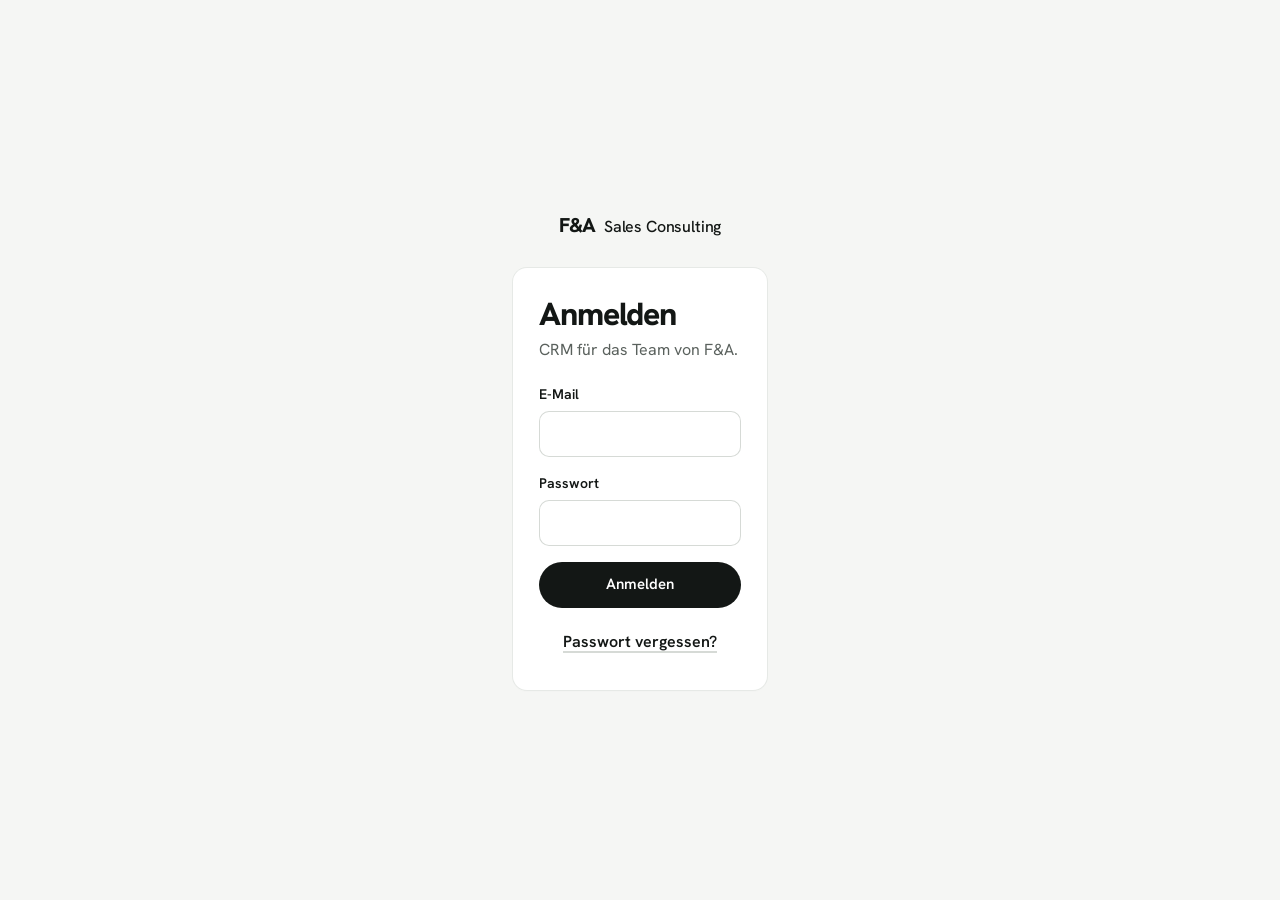
<file: admin.html>
<!doctype html>
<html lang="de">
<head>
<meta charset="utf-8">
<meta name="viewport" content="width=device-width,initial-scale=1,viewport-fit=cover">
<meta name="robots" content="noindex,nofollow">
<meta name="theme-color" content="#f5f6f4">
<meta name="color-scheme" content="light">
<title>CRM | F&A Sales Consulting</title>
<link rel="icon" href="assets/favicon.ico" sizes="any">
<link rel="icon" href="assets/icon-192.png" type="image/png" sizes="192x192">
<link rel="stylesheet" href="css/fonts.css">
<link rel="stylesheet" href="css/admin.css">
</head>
<body class="crm">
<a class="skip" href="#view">Zum Inhalt springen</a>

<!-- Anmelden / Passwort festlegen -->
<main class="auth" id="login" hidden>
  <a class="mark" href="index.html">F&amp;A <span>Sales Consulting</span></a>
  <div class="card auth__card">
    <h1>Anmelden</h1>
    <p class="soft">CRM für das Team von F&amp;A.</p>
    <form id="loginform" class="stack" novalidate>
      <div class="field"><label for="l-email">E-Mail</label><input id="l-email" type="email" autocomplete="username" required></div>
      <div class="field"><label for="l-pass">Passwort</label><input id="l-pass" type="password" autocomplete="current-password" required></div>
      <p class="msg bad" id="loginerr" role="alert" hidden></p>
      <button class="btn btn--wide" type="submit">Anmelden</button>
      <button class="link" type="button" id="forgot">Passwort vergessen?</button>
    </form>
  </div>
</main>

<main class="auth" id="setpw" hidden>
  <a class="mark" href="index.html">F&amp;A <span>Sales Consulting</span></a>
  <div class="card auth__card">
    <h1>Passwort festlegen</h1>
    <p class="soft">Willkommen! Lege ein Passwort für dein Konto fest.</p>
    <form id="setpwform" class="stack" novalidate>
      <div class="field"><label for="p-new">Neues Passwort <small>mindestens 10 Zeichen</small></label><input id="p-new" type="password" autocomplete="new-password" required minlength="10"></div>
      <p class="msg bad" id="setpwerr" role="alert" hidden></p>
      <button class="btn btn--wide" type="submit">Speichern und weiter</button>
    </form>
  </div>
</main>

<!-- CRM -->
<div class="app" id="app" hidden>
  <aside class="side" id="side" aria-label="Menü">
    <div class="side__top">
      <a class="mark" href="#start">F&amp;A <span>CRM</span></a>
      <button class="side__close" type="button" id="menu-close" aria-label="Menü schließen">Schließen</button>
    </div>
    <nav id="nav" class="side__nav"></nav>
    <div class="side__user">
      <span id="who"></span>
      <button class="link" type="button" id="logout">Abmelden</button>
    </div>
  </aside>
  <div class="scrim" id="scrim" hidden></div>

  <header class="top">
    <a class="mark" href="#start">F&amp;A <span>CRM</span></a>
  </header>

  <main class="view" id="view" tabindex="-1"></main>

  <nav class="tabbar" id="tabbar" aria-label="Schnellzugriff"></nav>
</div>

<div class="toast" id="flash" role="status" aria-live="polite"></div>
<noscript><p class="card">Diese Seite braucht JavaScript.</p></noscript>

<script src="js/config.js"></script>
<script src="js/admin/core.js"></script>
<script src="js/admin/leads.js"></script>
<script src="js/admin/team.js"></script>
<script src="js/admin/money.js"></script>
<script src="js/admin/ads.js"></script>
<script src="js/admin/groups.js"></script>
<script src="js/admin/settings.js"></script>
</body>
</html>
</file>
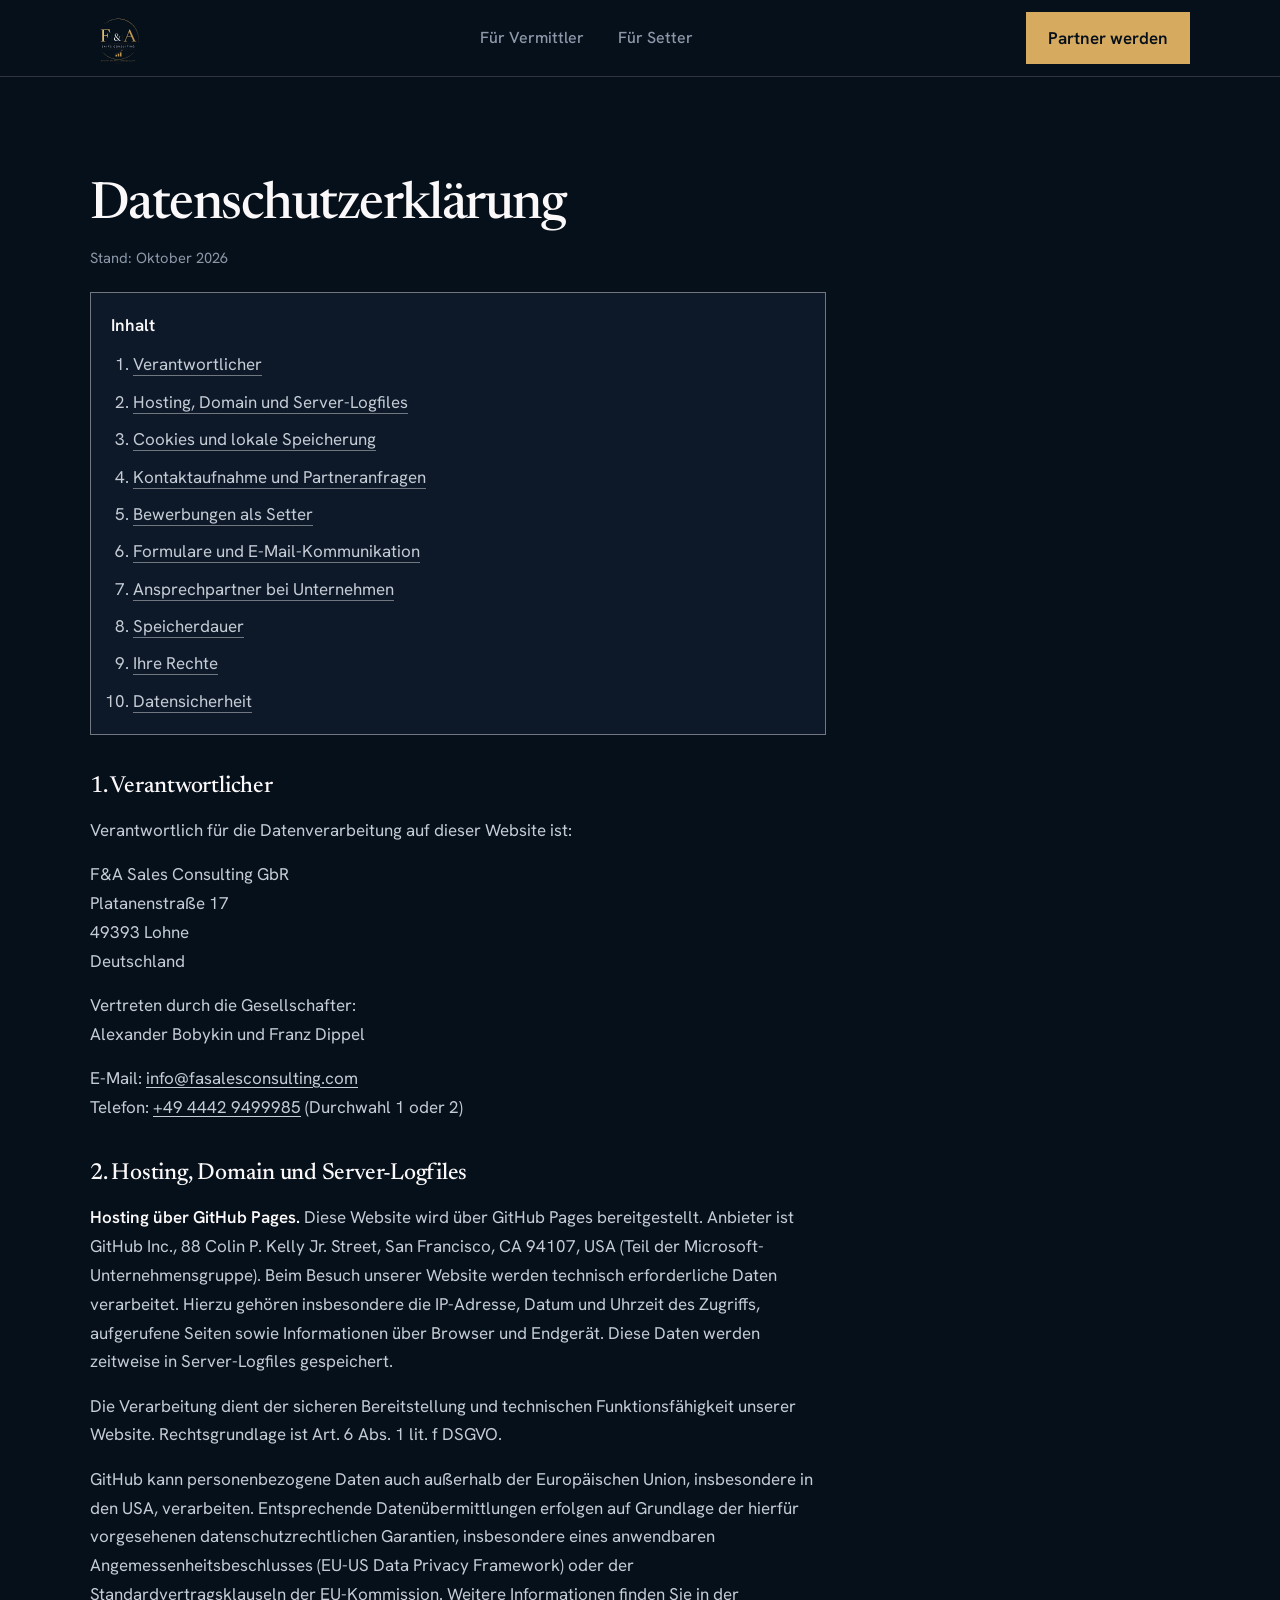
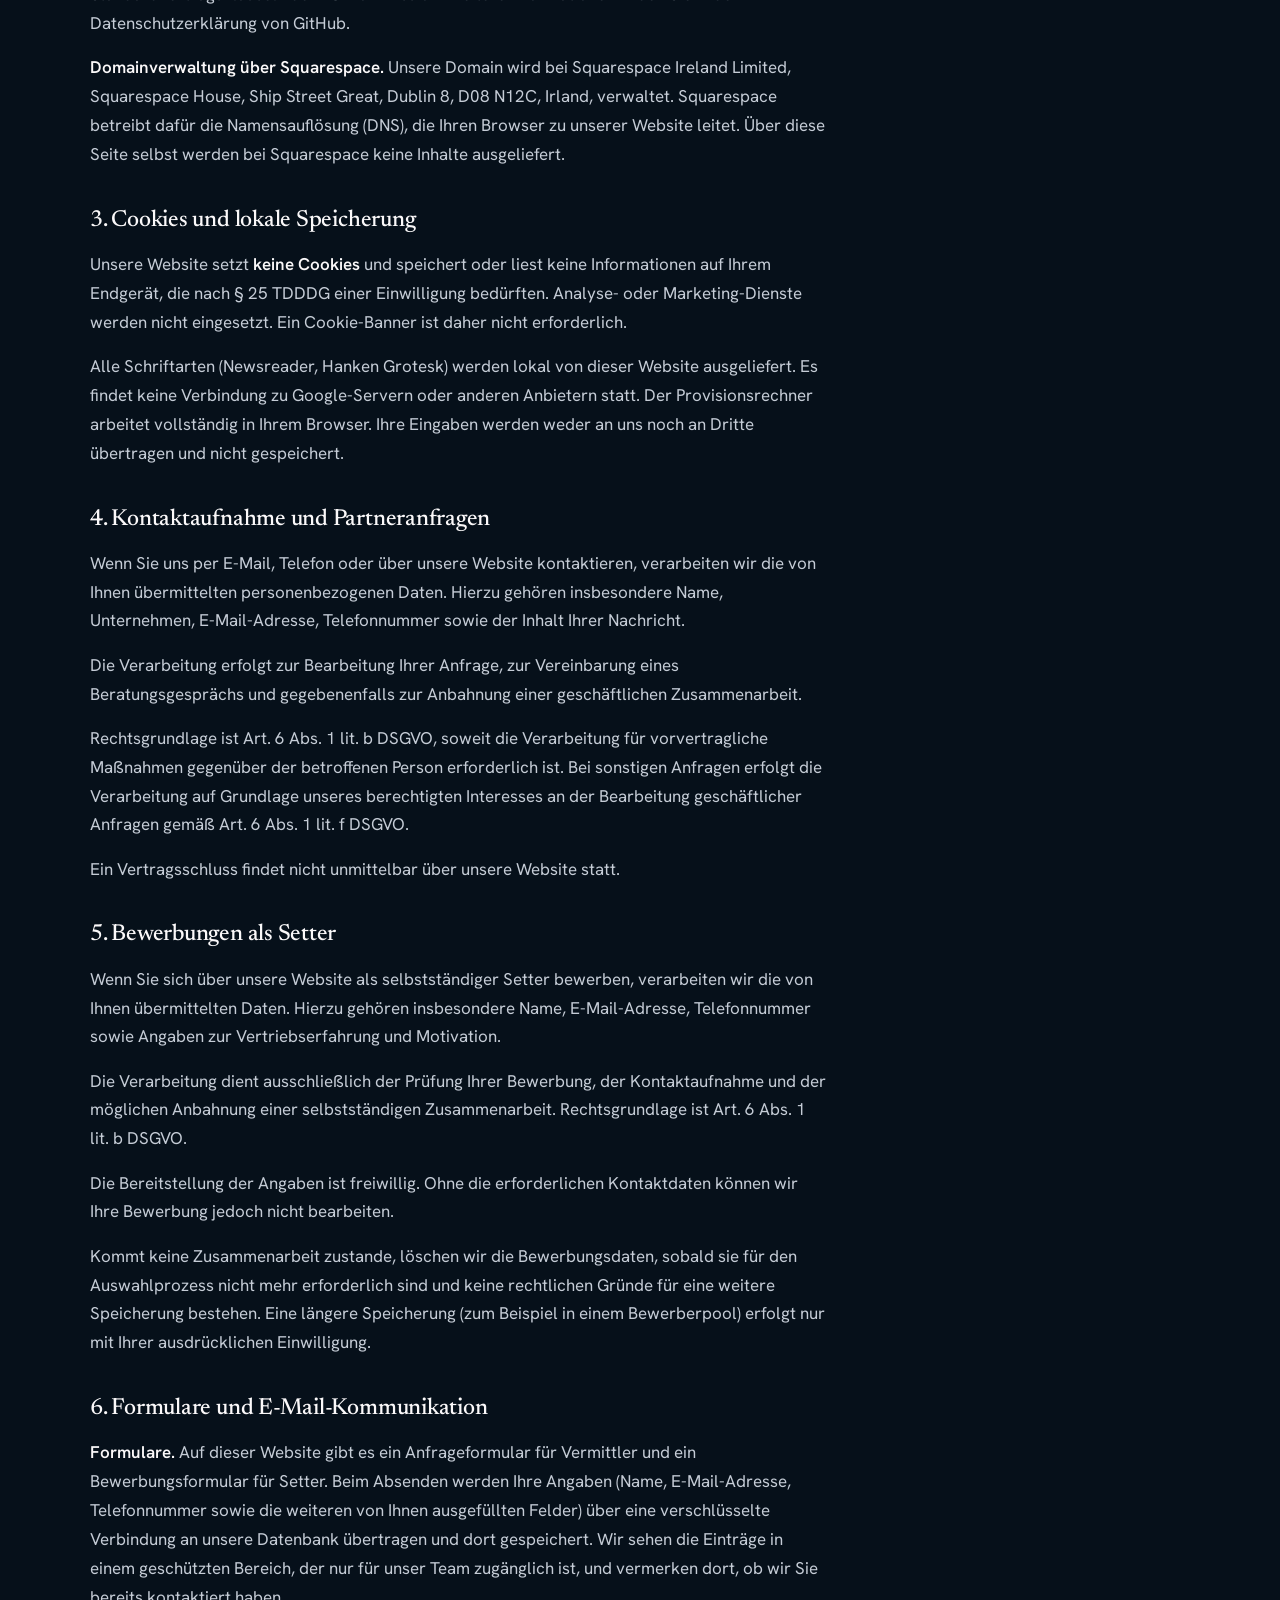
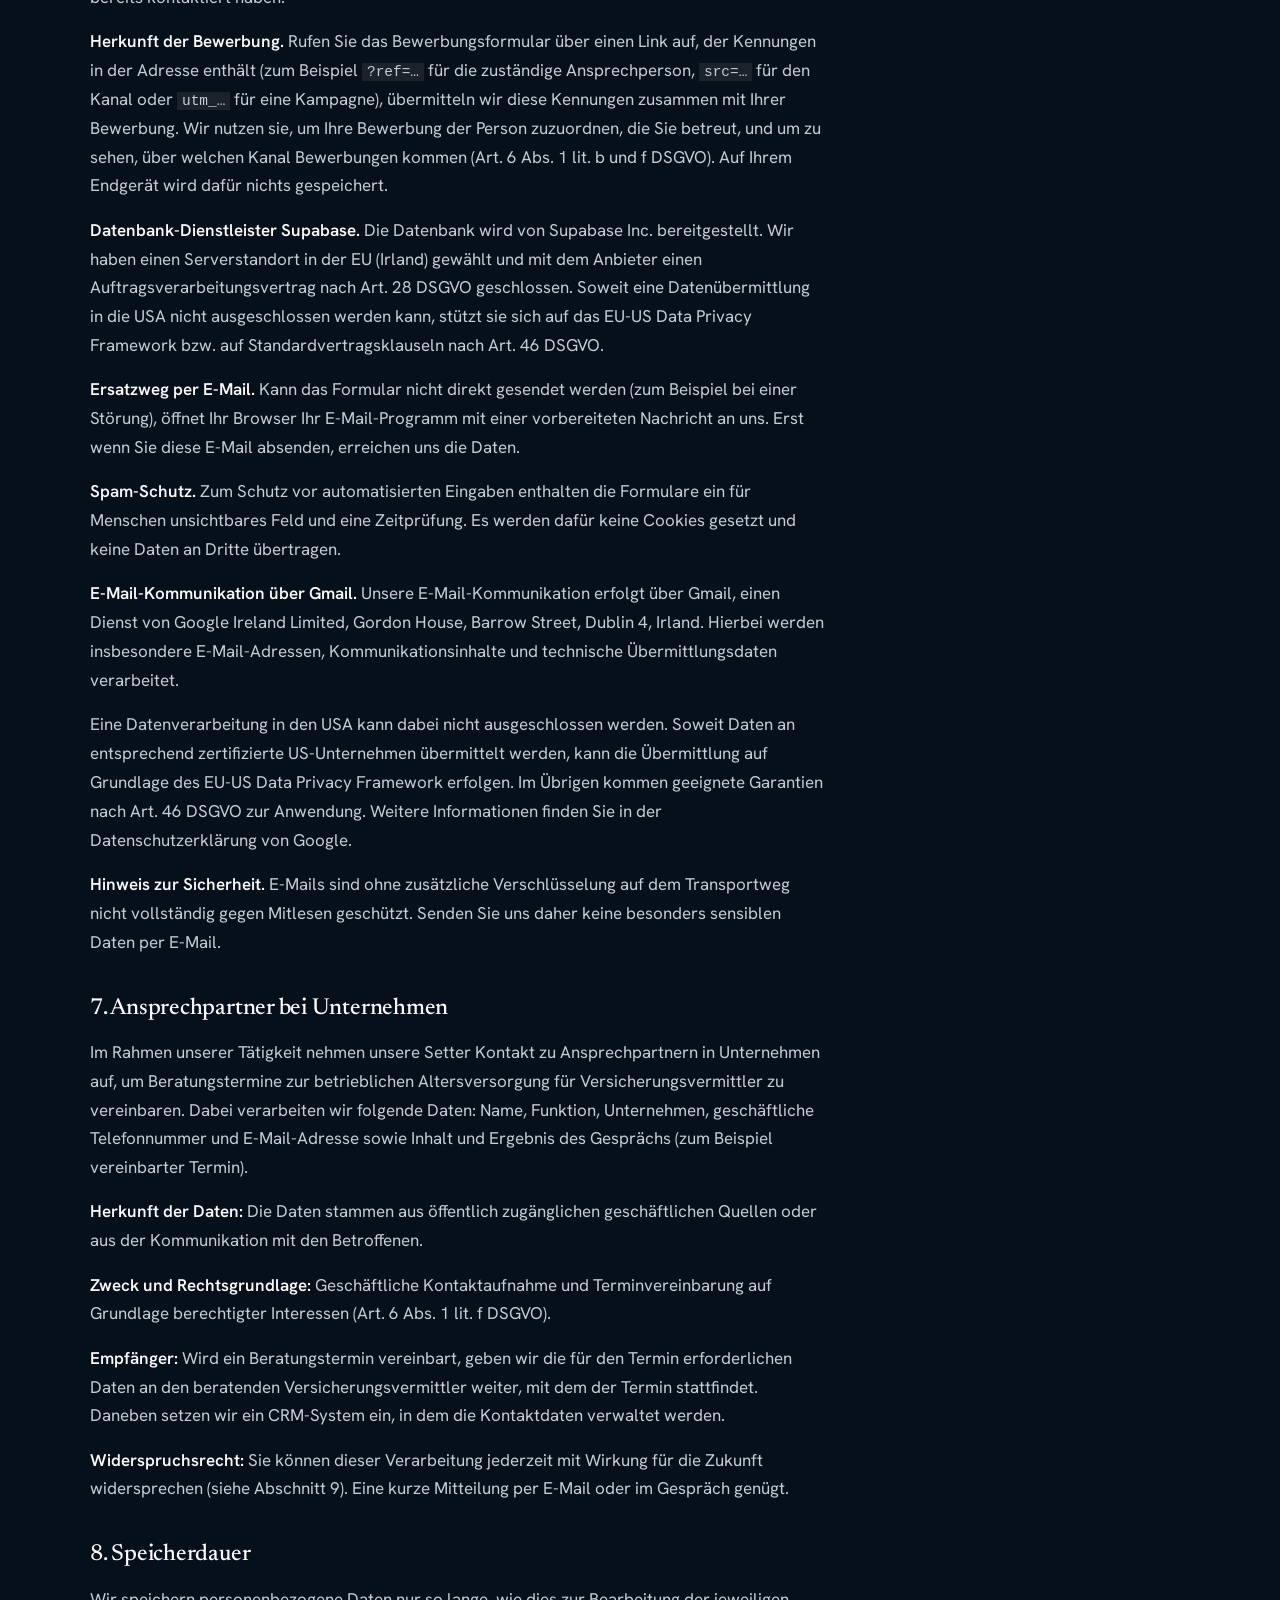
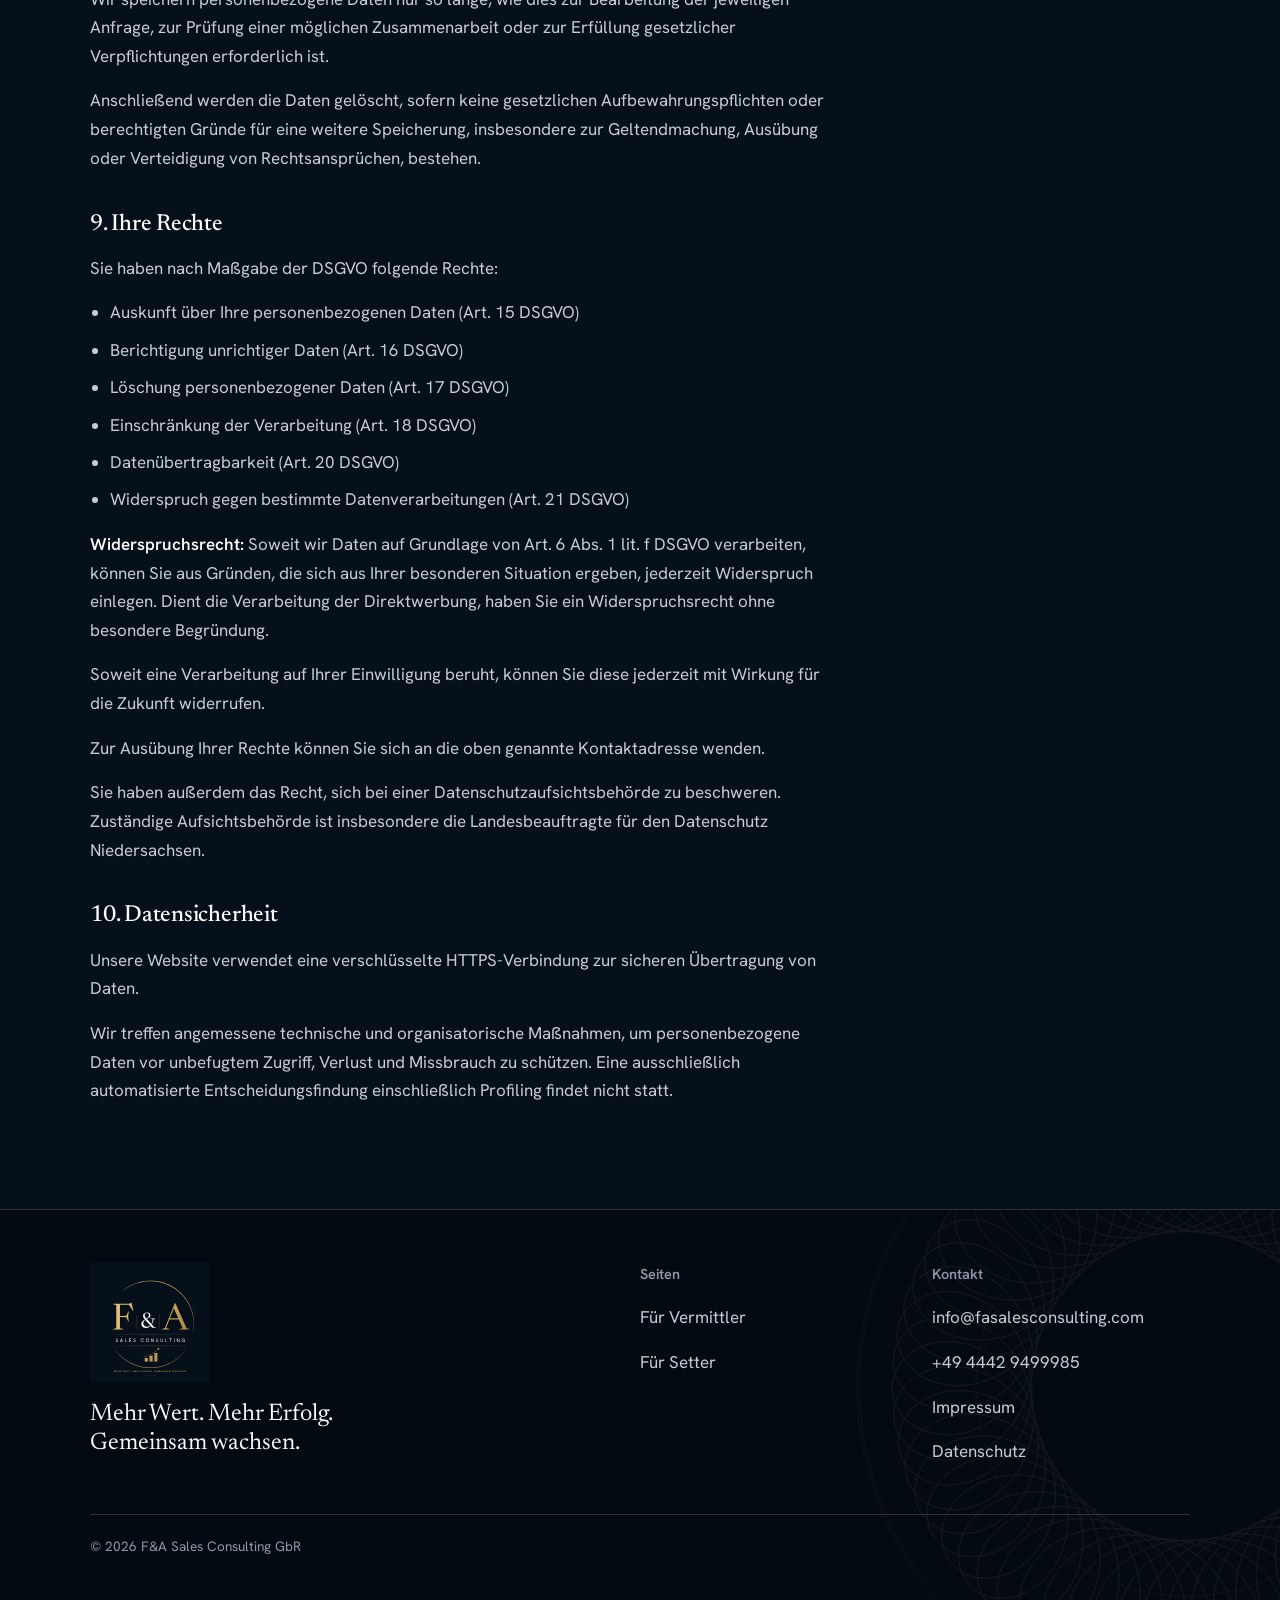
<file: datenschutz.html>
<!doctype html>
<html lang="de">
<head>
<meta charset="utf-8">
<meta name="viewport" content="width=device-width,initial-scale=1,viewport-fit=cover">
<meta name="theme-color" content="#06101a">
<meta name="color-scheme" content="dark">
<title>Datenschutzerklärung | F&A Sales Consulting</title>
<meta name="description" content="Datenschutzerklärung von F&A Sales Consulting GbR: Hosting, Formulare, Bewerbungen, Ihre Rechte.">
<meta property="og:type" content="website">
<meta property="og:locale" content="de_DE">
<meta property="og:site_name" content="F&amp;A Sales Consulting">
<meta property="og:title" content="Datenschutzerklärung | F&A Sales Consulting">
<meta property="og:description" content="Datenschutzerklärung von F&A Sales Consulting GbR: Hosting, Formulare, Bewerbungen, Ihre Rechte.">
<meta property="og:image" content="https://fasalesconsulting.com/assets/og.png">
<meta property="og:image:width" content="1200">
<meta property="og:image:height" content="630">
<meta name="twitter:card" content="summary_large_image">
<link rel="manifest" href="manifest.webmanifest">
<link rel="icon" href="assets/favicon.ico" sizes="any">
<link rel="icon" href="assets/icon-192.png" type="image/png" sizes="192x192">
<link rel="apple-touch-icon" href="assets/apple-touch-icon.png">
<link rel="preload" href="assets/fonts/newsreader.woff2" as="font" type="font/woff2" crossorigin>
<link rel="preload" href="assets/fonts/hanken-grotesk.woff2" as="font" type="font/woff2" crossorigin>
<link rel="stylesheet" href="css/fonts.css">
<link rel="stylesheet" href="css/style.css">
<script>document.documentElement.classList.add('js')</script>
</head>
<body>
<a class="skip" href="#main">Zum Inhalt springen</a>
<header class="site"><div class="wrap">
  <a class="brand" href="index.html" aria-label="F&amp;A Sales Consulting, Startseite"><img src="assets/logo.svg" alt="F&amp;A Sales Consulting" width="56" height="56"></a>
  <nav aria-label="Hauptnavigation"><a href="index.html">Für Vermittler</a><a href="karriere.html">Für Setter</a></nav>
  <a class="cta-h" href="index.html#partner">Partner werden</a>
  <button class="menu-btn" id="menuBtn" type="button" aria-expanded="false" aria-controls="menu"><span>Menü</span><span class="bars" aria-hidden="true"><i></i><i></i></span></button>
</div></header>
<div class="menu" id="menu" role="dialog" aria-modal="true" aria-label="Menü">
  <div class="top"><a class="brand" href="index.html"><img src="assets/logo.svg" alt="F&amp;A Sales Consulting" width="56" height="56"></a><button class="menu-btn" id="menuClose" type="button"><span>Schließen</span><span class="bars" aria-hidden="true"><i style="transform:translateY(3.7px) rotate(45deg)"></i><i style="transform:translateY(-3.7px) rotate(-45deg)"></i></span></button></div>
  <nav aria-label="Menü"><a href="index.html">Für Vermittler</a><a href="karriere.html">Für Setter</a></nav>
  <div class="foot"><a class="btn" href="index.html#partner">Partner werden</a><a class="mail" href="mailto:info@fasalesconsulting.com" data-mail data-mail-text>E-Mail schreiben</a><a class="mail" href="impressum.html">Impressum</a></div>
</div>
<main id="main">
<section class="s legal" style="border-top:0"><div class="wrap"><div class="legal-in">
<h1>Datenschutzerklärung</h1>
<p class="small">Stand: Oktober 2026</p>
<nav class="toc" aria-label="Inhalt"><strong>Inhalt</strong><ol>
<li><a href="#d1">Verantwortlicher</a></li><li><a href="#d2">Hosting, Domain und Server-Logfiles</a></li><li><a href="#d3">Cookies und lokale Speicherung</a></li><li><a href="#d4">Kontaktaufnahme und Partneranfragen</a></li><li><a href="#d5">Bewerbungen als Setter</a></li><li><a href="#d6">Formulare und E-Mail-Kommunikation</a></li><li><a href="#d7">Ansprechpartner bei Unternehmen</a></li><li><a href="#d8">Speicherdauer</a></li><li><a href="#d9">Ihre Rechte</a></li><li><a href="#d10">Datensicherheit</a></li></ol></nav>

<h2 id="d1">1. Verantwortlicher</h2>
<p>Verantwortlich für die Datenverarbeitung auf dieser Website ist:</p>
<p>F&amp;A Sales Consulting GbR<br>Platanenstraße 17<br>49393 Lohne<br>Deutschland</p><p>Vertreten durch die Gesellschafter:<br>Alexander Bobykin und Franz Dippel</p><p>E-Mail: <a href="mailto:info@fasalesconsulting.com" data-mail data-mail-text>info@fasalesconsulting.com</a><br>Telefon: <a href="tel:+4944429499985">+49&nbsp;4442&nbsp;9499985</a> (Durchwahl 1 oder 2)</p>

<h2 id="d2">2. Hosting, Domain und Server-Logfiles</h2>
<p><strong>Hosting über GitHub Pages.</strong> Diese Website wird über GitHub Pages bereitgestellt. Anbieter ist GitHub Inc., 88 Colin P. Kelly Jr. Street, San Francisco, CA 94107, USA (Teil der Microsoft-Unternehmensgruppe). Beim Besuch unserer Website werden technisch erforderliche Daten verarbeitet. Hierzu gehören insbesondere die IP-Adresse, Datum und Uhrzeit des Zugriffs, aufgerufene Seiten sowie Informationen über Browser und Endgerät. Diese Daten werden zeitweise in Server-Logfiles gespeichert.</p>
<p>Die Verarbeitung dient der sicheren Bereitstellung und technischen Funktionsfähigkeit unserer Website. Rechtsgrundlage ist Art. 6 Abs. 1 lit. f DSGVO.</p>
<p>GitHub kann personenbezogene Daten auch außerhalb der Europäischen Union, insbesondere in den USA, verarbeiten. Entsprechende Datenübermittlungen erfolgen auf Grundlage der hierfür vorgesehenen datenschutzrechtlichen Garantien, insbesondere eines anwendbaren Angemessenheitsbeschlusses (EU-US Data Privacy Framework) oder der Standardvertragsklauseln der EU-Kommission. Weitere Informationen finden Sie in der Datenschutzerklärung von GitHub.</p>
<!-- Hinweis für den Betreiber: Zertifizierung von GitHub unter dem EU-US Data Privacy Framework und die aktuellen Angaben in GitHubs Datenschutzerklärung vor Veröffentlichung prüfen. Beim Wechsel des Hosters (z. B. zu Squarespace) diesen Abschnitt anpassen. -->
<p><strong>Domainverwaltung über Squarespace.</strong> Unsere Domain wird bei Squarespace Ireland Limited, Squarespace House, Ship Street Great, Dublin 8, D08 N12C, Irland, verwaltet. Squarespace betreibt dafür die Namensauflösung (DNS), die Ihren Browser zu unserer Website leitet. Über diese Seite selbst werden bei Squarespace keine Inhalte ausgeliefert.</p>

<h2 id="d3">3. Cookies und lokale Speicherung</h2>
<p>Unsere Website setzt <strong>keine Cookies</strong> und speichert oder liest keine Informationen auf Ihrem Endgerät, die nach § 25 TDDDG einer Einwilligung bedürften. Analyse- oder Marketing-Dienste werden nicht eingesetzt. Ein Cookie-Banner ist daher nicht erforderlich.</p>
<p>Alle Schriftarten (Newsreader, Hanken Grotesk) werden lokal von dieser Website ausgeliefert. Es findet keine Verbindung zu Google-Servern oder anderen Anbietern statt. Der Provisionsrechner arbeitet vollständig in Ihrem Browser. Ihre Eingaben werden weder an uns noch an Dritte übertragen und nicht gespeichert.</p>

<h2 id="d4">4. Kontaktaufnahme und Partneranfragen</h2>
<p>Wenn Sie uns per E-Mail, Telefon oder über unsere Website kontaktieren, verarbeiten wir die von Ihnen übermittelten personenbezogenen Daten. Hierzu gehören insbesondere Name, Unternehmen, E-Mail-Adresse, Telefonnummer sowie der Inhalt Ihrer Nachricht.</p>
<p>Die Verarbeitung erfolgt zur Bearbeitung Ihrer Anfrage, zur Vereinbarung eines Beratungsgesprächs und gegebenenfalls zur Anbahnung einer geschäftlichen Zusammenarbeit.</p>
<p>Rechtsgrundlage ist Art. 6 Abs. 1 lit. b DSGVO, soweit die Verarbeitung für vorvertragliche Maßnahmen gegenüber der betroffenen Person erforderlich ist. Bei sonstigen Anfragen erfolgt die Verarbeitung auf Grundlage unseres berechtigten Interesses an der Bearbeitung geschäftlicher Anfragen gemäß Art. 6 Abs. 1 lit. f DSGVO.</p>
<p>Ein Vertragsschluss findet nicht unmittelbar über unsere Website statt.</p>

<h2 id="d5">5. Bewerbungen als Setter</h2>
<p>Wenn Sie sich über unsere Website als selbstständiger Setter bewerben, verarbeiten wir die von Ihnen übermittelten Daten. Hierzu gehören insbesondere Name, E-Mail-Adresse, Telefonnummer sowie Angaben zur Vertriebserfahrung und Motivation.</p>
<p>Die Verarbeitung dient ausschließlich der Prüfung Ihrer Bewerbung, der Kontaktaufnahme und der möglichen Anbahnung einer selbstständigen Zusammenarbeit. Rechtsgrundlage ist Art. 6 Abs. 1 lit. b DSGVO.</p>
<p>Die Bereitstellung der Angaben ist freiwillig. Ohne die erforderlichen Kontaktdaten können wir Ihre Bewerbung jedoch nicht bearbeiten.</p>
<p>Kommt keine Zusammenarbeit zustande, löschen wir die Bewerbungsdaten, sobald sie für den Auswahlprozess nicht mehr erforderlich sind und keine rechtlichen Gründe für eine weitere Speicherung bestehen. Eine längere Speicherung (zum Beispiel in einem Bewerberpool) erfolgt nur mit Ihrer ausdrücklichen Einwilligung.</p>

<h2 id="d6">6. Formulare und E-Mail-Kommunikation</h2>
<p><strong>Formulare.</strong> Auf dieser Website gibt es ein Anfrageformular für Vermittler und ein Bewerbungsformular für Setter. Beim Absenden werden Ihre Angaben (Name, E-Mail-Adresse, Telefonnummer sowie die weiteren von Ihnen ausgefüllten Felder) über eine verschlüsselte Verbindung an unsere Datenbank übertragen und dort gespeichert. Wir sehen die Einträge in einem geschützten Bereich, der nur für unser Team zugänglich ist, und vermerken dort, ob wir Sie bereits kontaktiert haben.</p>
<p><strong>Herkunft der Bewerbung.</strong> Rufen Sie das Bewerbungsformular über einen Link auf, der Kennungen in der Adresse enthält (zum Beispiel <code>?ref=…</code> für die zuständige Ansprechperson, <code>src=…</code> für den Kanal oder <code>utm_…</code> für eine Kampagne), übermitteln wir diese Kennungen zusammen mit Ihrer Bewerbung. Wir nutzen sie, um Ihre Bewerbung der Person zuzuordnen, die Sie betreut, und um zu sehen, über welchen Kanal Bewerbungen kommen (Art. 6 Abs. 1 lit. b und f DSGVO). Auf Ihrem Endgerät wird dafür nichts gespeichert.</p>
<!-- Hinweis für den Betreiber (CRM, siehe README): Bevor Meta Lead Ads, der Meta-Sync, die KI-Auswertung (Anthropic) oder Cloudflare Turnstile live gehen, braucht dieser Abschnitt je einen Absatz zu diesen Empfängern (Zweck, Rechtsgrundlage, Drittland, AV-Vertrag). Text rechtlich prüfen lassen. -->

<p><strong>Datenbank-Dienstleister Supabase.</strong> Die Datenbank wird von Supabase Inc. bereitgestellt. Wir haben einen Serverstandort in der EU (Irland) gewählt und mit dem Anbieter einen Auftragsverarbeitungsvertrag nach Art. 28 DSGVO geschlossen. Soweit eine Datenübermittlung in die USA nicht ausgeschlossen werden kann, stützt sie sich auf das EU-US Data Privacy Framework bzw. auf Standardvertragsklauseln nach Art. 46 DSGVO.</p>
<!-- Hinweis für den Betreiber: Vor dem Livegang (1) im Supabase-Dashboard den AV-Vertrag (DPA) abschließen/akzeptieren, (2) die Region West EU / Irland (eu-west-1) bestätigen, (3) den Abschnitt rechtlich prüfen lassen und Anschrift/Zertifizierung des Anbieters ergänzen. Kann das Formular die Datenbank nicht erreichen, öffnet sich ersatzweise das E-Mail-Programm. -->
<p><strong>Ersatzweg per E-Mail.</strong> Kann das Formular nicht direkt gesendet werden (zum Beispiel bei einer Störung), öffnet Ihr Browser Ihr E-Mail-Programm mit einer vorbereiteten Nachricht an uns. Erst wenn Sie diese E-Mail absenden, erreichen uns die Daten.</p>
<p><strong>Spam-Schutz.</strong> Zum Schutz vor automatisierten Eingaben enthalten die Formulare ein für Menschen unsichtbares Feld und eine Zeitprüfung. Es werden dafür keine Cookies gesetzt und keine Daten an Dritte übertragen.</p>
<p><strong>E-Mail-Kommunikation über Gmail.</strong> Unsere E-Mail-Kommunikation erfolgt über Gmail, einen Dienst von Google Ireland Limited, Gordon House, Barrow Street, Dublin 4, Irland. Hierbei werden insbesondere E-Mail-Adressen, Kommunikationsinhalte und technische Übermittlungsdaten verarbeitet.</p>
<p>Eine Datenverarbeitung in den USA kann dabei nicht ausgeschlossen werden. Soweit Daten an entsprechend zertifizierte US-Unternehmen übermittelt werden, kann die Übermittlung auf Grundlage des EU-US Data Privacy Framework erfolgen. Im Übrigen kommen geeignete Garantien nach Art. 46 DSGVO zur Anwendung. Weitere Informationen finden Sie in der Datenschutzerklärung von Google.</p>
<p><strong>Hinweis zur Sicherheit.</strong> E-Mails sind ohne zusätzliche Verschlüsselung auf dem Transportweg nicht vollständig gegen Mitlesen geschützt. Senden Sie uns daher keine besonders sensiblen Daten per E-Mail.</p>

<h2 id="d7">7. Ansprechpartner bei Unternehmen</h2>
<p>Im Rahmen unserer Tätigkeit nehmen unsere Setter Kontakt zu Ansprechpartnern in Unternehmen auf, um Beratungstermine zur betrieblichen Altersversorgung für Versicherungsvermittler zu vereinbaren. Dabei verarbeiten wir folgende Daten: Name, Funktion, Unternehmen, geschäftliche Telefonnummer und E-Mail-Adresse sowie Inhalt und Ergebnis des Gesprächs (zum Beispiel vereinbarter Termin).</p>
<p><strong>Herkunft der Daten:</strong> Die Daten stammen aus öffentlich zugänglichen geschäftlichen Quellen oder aus der Kommunikation mit den Betroffenen.</p>
<p><strong>Zweck und Rechtsgrundlage:</strong> Geschäftliche Kontaktaufnahme und Terminvereinbarung auf Grundlage berechtigter Interessen (Art. 6 Abs. 1 lit. f DSGVO).</p>
<p><strong>Empfänger:</strong> Wird ein Beratungstermin vereinbart, geben wir die für den Termin erforderlichen Daten an den beratenden Versicherungsvermittler weiter, mit dem der Termin stattfindet. Daneben setzen wir ein CRM-System ein, in dem die Kontaktdaten verwaltet werden.</p>
<p><strong>Widerspruchsrecht:</strong> Sie können dieser Verarbeitung jederzeit mit Wirkung für die Zukunft widersprechen (siehe Abschnitt 9). Eine kurze Mitteilung per E-Mail oder im Gespräch genügt.</p>
<!-- Hinweis für den Betreiber: Telefonische B2B-Ansprache ist nur bei zumindest mutmaßlicher Einwilligung zulässig (§ 7 Abs. 2 Nr. 1 UWG). Informationspflichten nach Art. 14 DSGVO gegenüber angesprochenen Personen sollten zusätzlich im Gespräch bzw. in der Bestätigungs-E-Mail erfüllt werden. Herkunft der Daten und eingesetztes CRM-System (Auftragsverarbeiter) bitte exakt benennen und rechtlich prüfen lassen. -->

<h2 id="d8">8. Speicherdauer</h2>
<p>Wir speichern personenbezogene Daten nur so lange, wie dies zur Bearbeitung der jeweiligen Anfrage, zur Prüfung einer möglichen Zusammenarbeit oder zur Erfüllung gesetzlicher Verpflichtungen erforderlich ist.</p>
<p>Anschließend werden die Daten gelöscht, sofern keine gesetzlichen Aufbewahrungspflichten oder berechtigten Gründe für eine weitere Speicherung, insbesondere zur Geltendmachung, Ausübung oder Verteidigung von Rechtsansprüchen, bestehen.</p>

<h2 id="d9">9. Ihre Rechte</h2>
<p>Sie haben nach Maßgabe der DSGVO folgende Rechte:</p>
<ul>
<li>Auskunft über Ihre personenbezogenen Daten (Art. 15 DSGVO)</li>
<li>Berichtigung unrichtiger Daten (Art. 16 DSGVO)</li>
<li>Löschung personenbezogener Daten (Art. 17 DSGVO)</li>
<li>Einschränkung der Verarbeitung (Art. 18 DSGVO)</li>
<li>Datenübertragbarkeit (Art. 20 DSGVO)</li>
<li>Widerspruch gegen bestimmte Datenverarbeitungen (Art. 21 DSGVO)</li>
</ul>
<p><strong>Widerspruchsrecht:</strong> Soweit wir Daten auf Grundlage von Art. 6 Abs. 1 lit. f DSGVO verarbeiten, können Sie aus Gründen, die sich aus Ihrer besonderen Situation ergeben, jederzeit Widerspruch einlegen. Dient die Verarbeitung der Direktwerbung, haben Sie ein Widerspruchsrecht ohne besondere Begründung.</p>
<p>Soweit eine Verarbeitung auf Ihrer Einwilligung beruht, können Sie diese jederzeit mit Wirkung für die Zukunft widerrufen.</p>
<p>Zur Ausübung Ihrer Rechte können Sie sich an die oben genannte Kontaktadresse wenden.</p>
<p>Sie haben außerdem das Recht, sich bei einer Datenschutzaufsichtsbehörde zu beschweren. Zuständige Aufsichtsbehörde ist insbesondere die Landesbeauftragte für den Datenschutz Niedersachsen.</p>

<h2 id="d10">10. Datensicherheit</h2>
<p>Unsere Website verwendet eine verschlüsselte HTTPS-Verbindung zur sicheren Übertragung von Daten.</p>
<p>Wir treffen angemessene technische und organisatorische Maßnahmen, um personenbezogene Daten vor unbefugtem Zugriff, Verlust und Missbrauch zu schützen. Eine ausschließlich automatisierte Entscheidungsfindung einschließlich Profiling findet nicht statt.</p>
</div></div></section>
</main>
<footer class="site"><div class="art ft" aria-hidden="true"></div><div class="wrap">
  <div class="cols2">
    <div><img class="seal" src="assets/logo.svg" alt="F&amp;A Sales Consulting" width="120" height="120" loading="lazy"><p class="tag">Mehr Wert. Mehr Erfolg. Gemeinsam wachsen.</p></div>
    <div><span class="cap">Seiten</span><a href="index.html">Für Vermittler</a><a href="karriere.html">Für Setter</a></div>
    <div><span class="cap">Kontakt</span><a href="mailto:info@fasalesconsulting.com" data-mail data-mail-text>E-Mail schreiben</a><a href="tel:" data-tel data-tel-text hidden></a><a href="impressum.html">Impressum</a><a href="datenschutz.html">Datenschutz</a></div>
  </div>
  <p class="fine">© 2026 F&amp;A Sales Consulting GbR</p>
</div></footer>
<script src="js/config.js"></script>
<script src="js/site.js"></script>
<script src="js/form.js"></script>
</body></html>
</file>
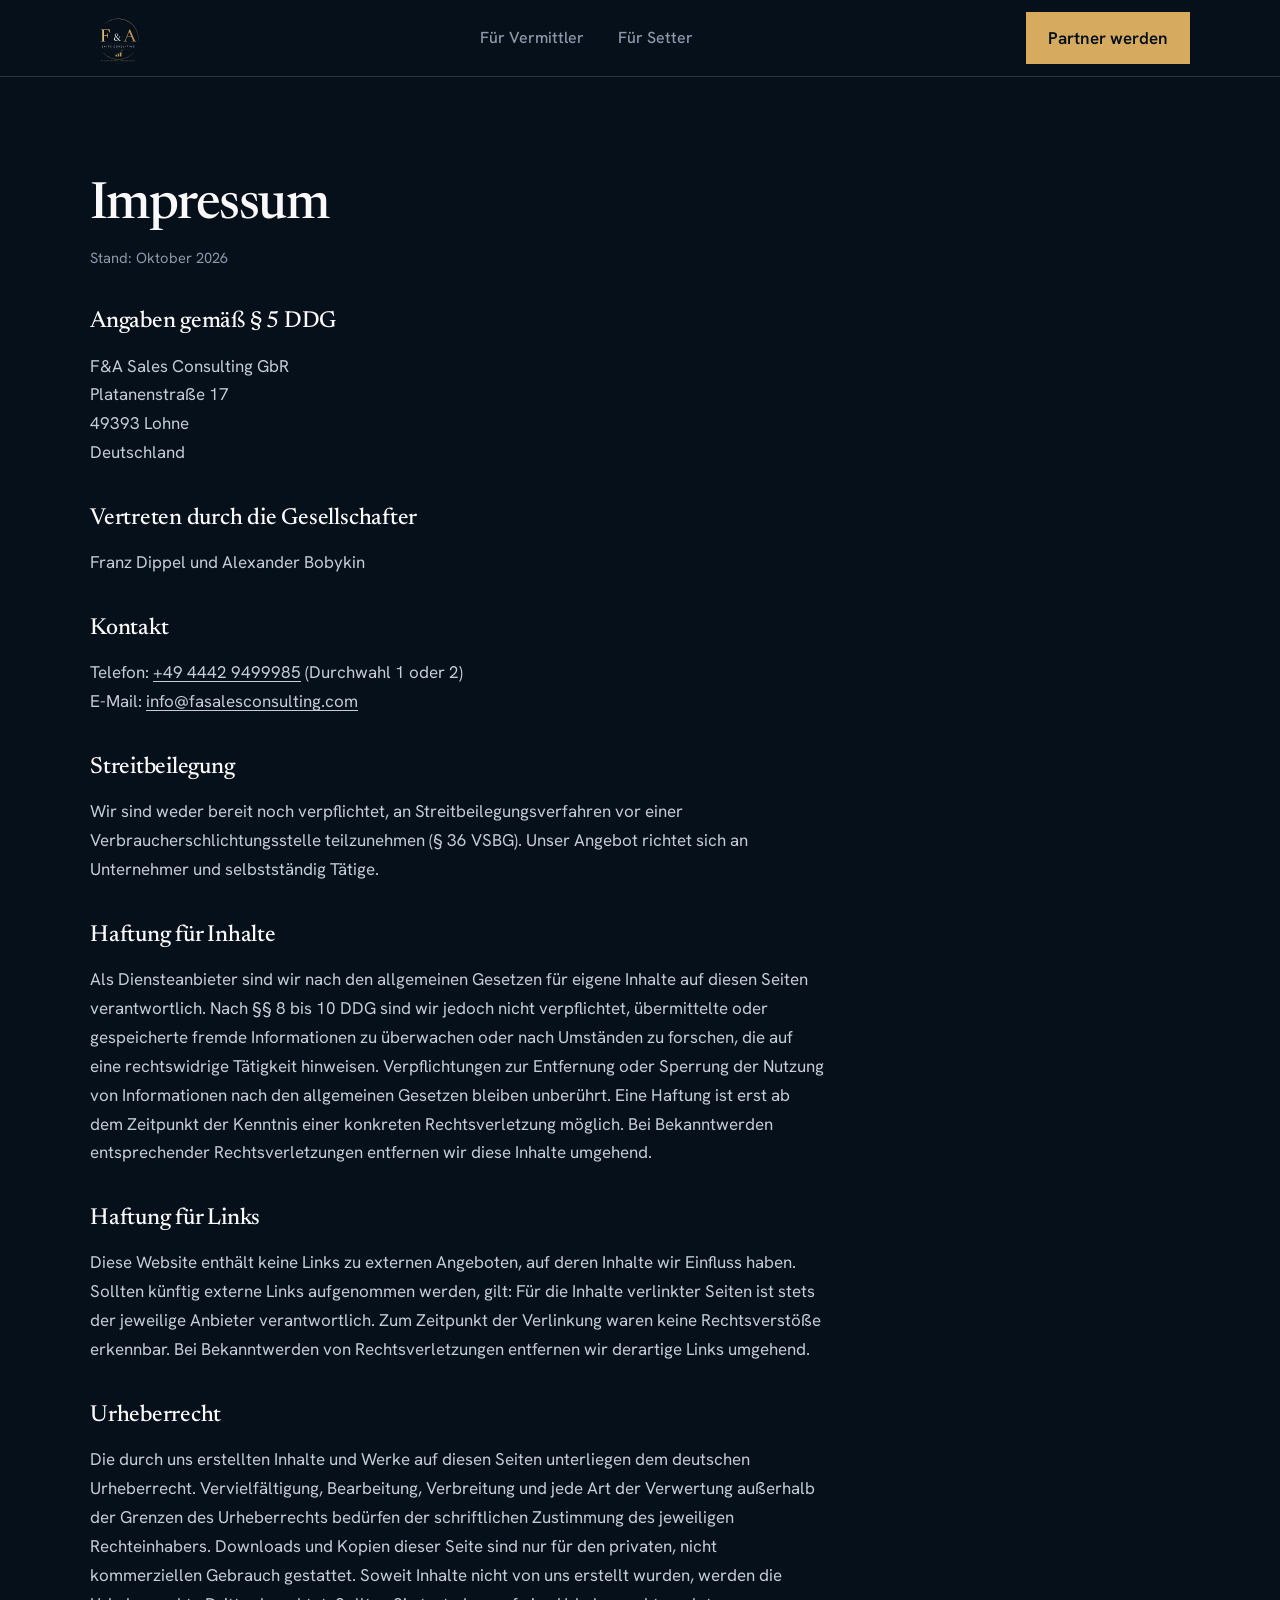
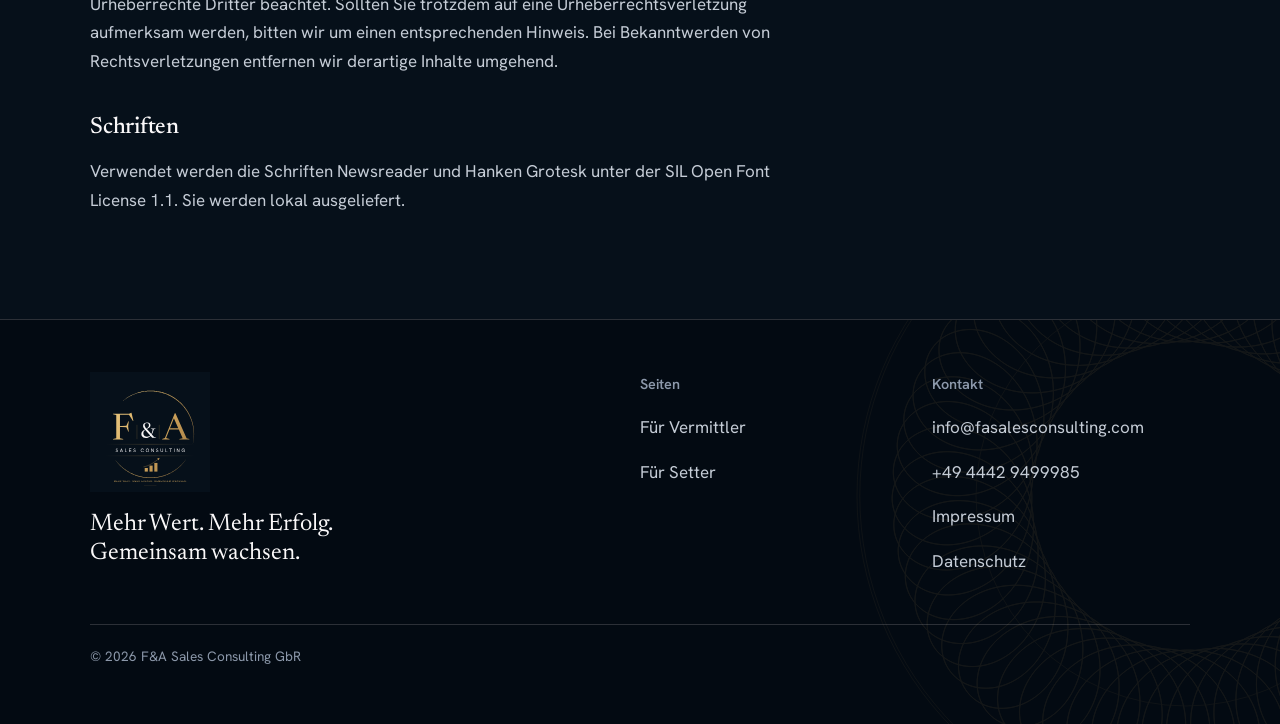
<file: impressum.html>
<!doctype html>
<html lang="de">
<head>
<meta charset="utf-8">
<meta name="viewport" content="width=device-width,initial-scale=1,viewport-fit=cover">
<meta name="theme-color" content="#06101a">
<meta name="color-scheme" content="dark">
<title>Impressum | F&A Sales Consulting</title>
<meta name="description" content="Impressum von F&A Sales Consulting GbR nach § 5 DDG.">
<meta property="og:type" content="website">
<meta property="og:locale" content="de_DE">
<meta property="og:site_name" content="F&amp;A Sales Consulting">
<meta property="og:title" content="Impressum | F&A Sales Consulting">
<meta property="og:description" content="Impressum von F&A Sales Consulting GbR nach § 5 DDG.">
<meta property="og:image" content="https://fasalesconsulting.com/assets/og.png">
<meta property="og:image:width" content="1200">
<meta property="og:image:height" content="630">
<meta name="twitter:card" content="summary_large_image">
<link rel="manifest" href="manifest.webmanifest">
<link rel="icon" href="assets/favicon.ico" sizes="any">
<link rel="icon" href="assets/icon-192.png" type="image/png" sizes="192x192">
<link rel="apple-touch-icon" href="assets/apple-touch-icon.png">
<link rel="preload" href="assets/fonts/newsreader.woff2" as="font" type="font/woff2" crossorigin>
<link rel="preload" href="assets/fonts/hanken-grotesk.woff2" as="font" type="font/woff2" crossorigin>
<link rel="stylesheet" href="css/fonts.css">
<link rel="stylesheet" href="css/style.css">
<script>document.documentElement.classList.add('js')</script>
</head>
<body>
<a class="skip" href="#main">Zum Inhalt springen</a>
<header class="site"><div class="wrap">
  <a class="brand" href="index.html" aria-label="F&amp;A Sales Consulting, Startseite"><img src="assets/logo.svg" alt="F&amp;A Sales Consulting" width="56" height="56"></a>
  <nav aria-label="Hauptnavigation"><a href="index.html">Für Vermittler</a><a href="karriere.html">Für Setter</a></nav>
  <a class="cta-h" href="index.html#partner">Partner werden</a>
  <button class="menu-btn" id="menuBtn" type="button" aria-expanded="false" aria-controls="menu"><span>Menü</span><span class="bars" aria-hidden="true"><i></i><i></i></span></button>
</div></header>
<div class="menu" id="menu" role="dialog" aria-modal="true" aria-label="Menü">
  <div class="top"><a class="brand" href="index.html"><img src="assets/logo.svg" alt="F&amp;A Sales Consulting" width="56" height="56"></a><button class="menu-btn" id="menuClose" type="button"><span>Schließen</span><span class="bars" aria-hidden="true"><i style="transform:translateY(3.7px) rotate(45deg)"></i><i style="transform:translateY(-3.7px) rotate(-45deg)"></i></span></button></div>
  <nav aria-label="Menü"><a href="index.html">Für Vermittler</a><a href="karriere.html">Für Setter</a></nav>
  <div class="foot"><a class="btn" href="index.html#partner">Partner werden</a><a class="mail" href="mailto:info@fasalesconsulting.com" data-mail data-mail-text>E-Mail schreiben</a><a class="mail" href="impressum.html">Impressum</a></div>
</div>
<main id="main">
<section class="s legal" style="border-top:0"><div class="wrap"><div class="legal-in">
<h1>Impressum</h1>
<p class="small">Stand: Oktober 2026</p>
<h2>Angaben gemäß § 5 DDG</h2>
<p>F&amp;A Sales Consulting GbR<br>Platanenstraße 17<br>49393 Lohne<br>Deutschland</p>
<h2>Vertreten durch die Gesellschafter</h2>
<p>Franz Dippel und Alexander Bobykin</p>
<h2>Kontakt</h2>
<p>Telefon: <a href="tel:+4944429499985">+49&nbsp;4442&nbsp;9499985</a> (Durchwahl 1 oder 2)<br>E-Mail: <a href="mailto:info@fasalesconsulting.com" data-mail data-mail-text>info@fasalesconsulting.com</a></p>
<!-- Umsatzsteuer-ID: Sobald vorhanden, hier ergänzen:
<h2>Umsatzsteuer-ID</h2>
<p>Umsatzsteuer-Identifikationsnummer gemäß § 27a UStG: DE…</p> -->
<!-- Hinweis für den Betreiber: Vermittelt F&A selbst Versicherungen oder berät dazu (§ 34d GewO)? Dann zusätzlich angeben: zuständige Erlaubnisbehörde (IHK), Registernummer im Vermittlerregister, Berufsbezeichnung und Schlichtungsstellen. Laut Konzept vermitteln die Closer, nicht F&A. -->
<h2>Streitbeilegung</h2>
<p>Wir sind weder bereit noch verpflichtet, an Streitbeilegungsverfahren vor einer Verbraucherschlichtungsstelle teilzunehmen (§ 36 VSBG). Unser Angebot richtet sich an Unternehmer und selbstständig Tätige.</p>
<h2>Haftung für Inhalte</h2>
<p>Als Diensteanbieter sind wir nach den allgemeinen Gesetzen für eigene Inhalte auf diesen Seiten verantwortlich. Nach §§ 8 bis 10 DDG sind wir jedoch nicht verpflichtet, übermittelte oder gespeicherte fremde Informationen zu überwachen oder nach Umständen zu forschen, die auf eine rechtswidrige Tätigkeit hinweisen. Verpflichtungen zur Entfernung oder Sperrung der Nutzung von Informationen nach den allgemeinen Gesetzen bleiben unberührt. Eine Haftung ist erst ab dem Zeitpunkt der Kenntnis einer konkreten Rechtsverletzung möglich. Bei Bekanntwerden entsprechender Rechtsverletzungen entfernen wir diese Inhalte umgehend.</p>
<h2>Haftung für Links</h2>
<p>Diese Website enthält keine Links zu externen Angeboten, auf deren Inhalte wir Einfluss haben. Sollten künftig externe Links aufgenommen werden, gilt: Für die Inhalte verlinkter Seiten ist stets der jeweilige Anbieter verantwortlich. Zum Zeitpunkt der Verlinkung waren keine Rechtsverstöße erkennbar. Bei Bekanntwerden von Rechtsverletzungen entfernen wir derartige Links umgehend.</p>
<h2>Urheberrecht</h2>
<p>Die durch uns erstellten Inhalte und Werke auf diesen Seiten unterliegen dem deutschen Urheberrecht. Vervielfältigung, Bearbeitung, Verbreitung und jede Art der Verwertung außerhalb der Grenzen des Urheberrechts bedürfen der schriftlichen Zustimmung des jeweiligen Rechteinhabers. Downloads und Kopien dieser Seite sind nur für den privaten, nicht kommerziellen Gebrauch gestattet. Soweit Inhalte nicht von uns erstellt wurden, werden die Urheberrechte Dritter beachtet. Sollten Sie trotzdem auf eine Urheberrechtsverletzung aufmerksam werden, bitten wir um einen entsprechenden Hinweis. Bei Bekanntwerden von Rechtsverletzungen entfernen wir derartige Inhalte umgehend.</p>
<h2>Schriften</h2>
<p>Verwendet werden die Schriften Newsreader und Hanken Grotesk unter der SIL Open Font License 1.1. Sie werden lokal ausgeliefert.</p>
</div></div></section>
</main>
<footer class="site"><div class="art ft" aria-hidden="true"></div><div class="wrap">
  <div class="cols2">
    <div><img class="seal" src="assets/logo.svg" alt="F&amp;A Sales Consulting" width="120" height="120" loading="lazy"><p class="tag">Mehr Wert. Mehr Erfolg. Gemeinsam wachsen.</p></div>
    <div><span class="cap">Seiten</span><a href="index.html">Für Vermittler</a><a href="karriere.html">Für Setter</a></div>
    <div><span class="cap">Kontakt</span><a href="mailto:info@fasalesconsulting.com" data-mail data-mail-text>E-Mail schreiben</a><a href="tel:" data-tel data-tel-text hidden></a><a href="impressum.html">Impressum</a><a href="datenschutz.html">Datenschutz</a></div>
  </div>
  <p class="fine">© 2026 F&amp;A Sales Consulting GbR</p>
</div></footer>
<script src="js/config.js"></script>
<script src="js/site.js"></script>
<script src="js/form.js"></script>
</body></html>
</file>
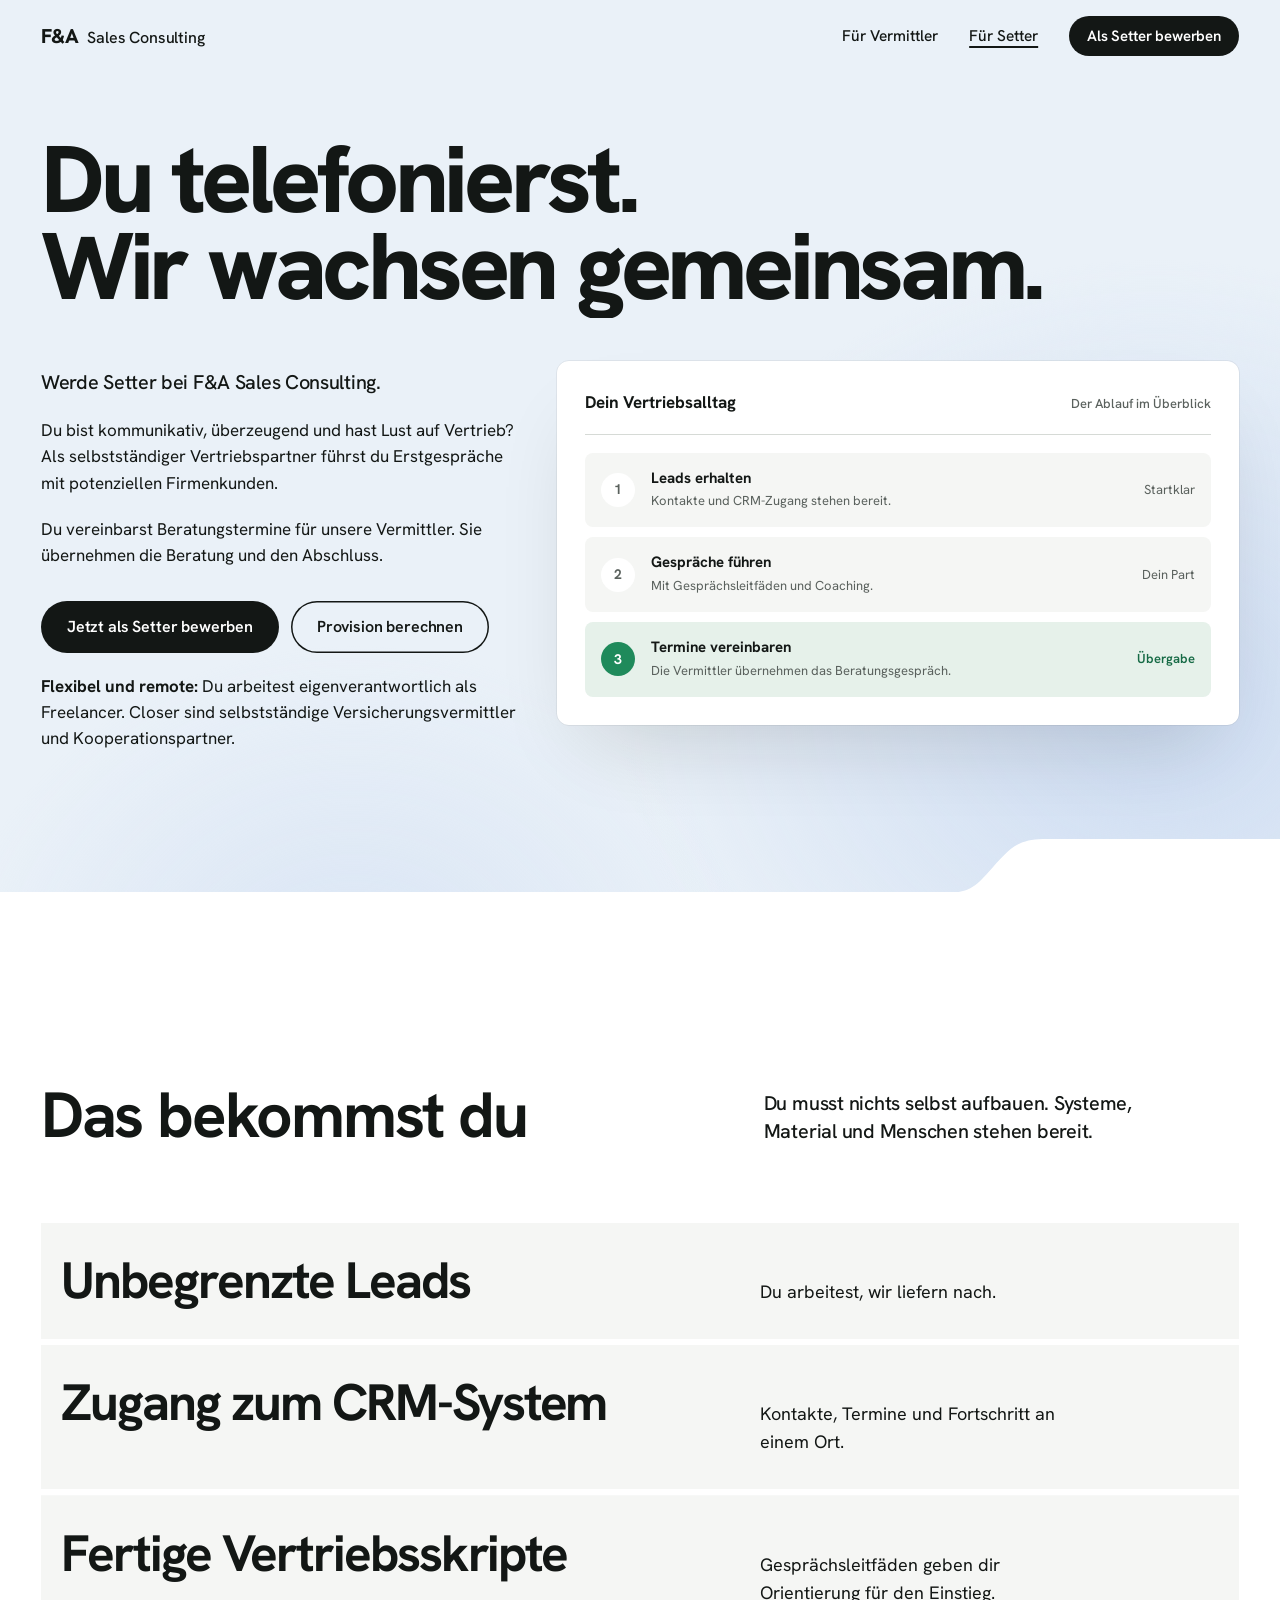
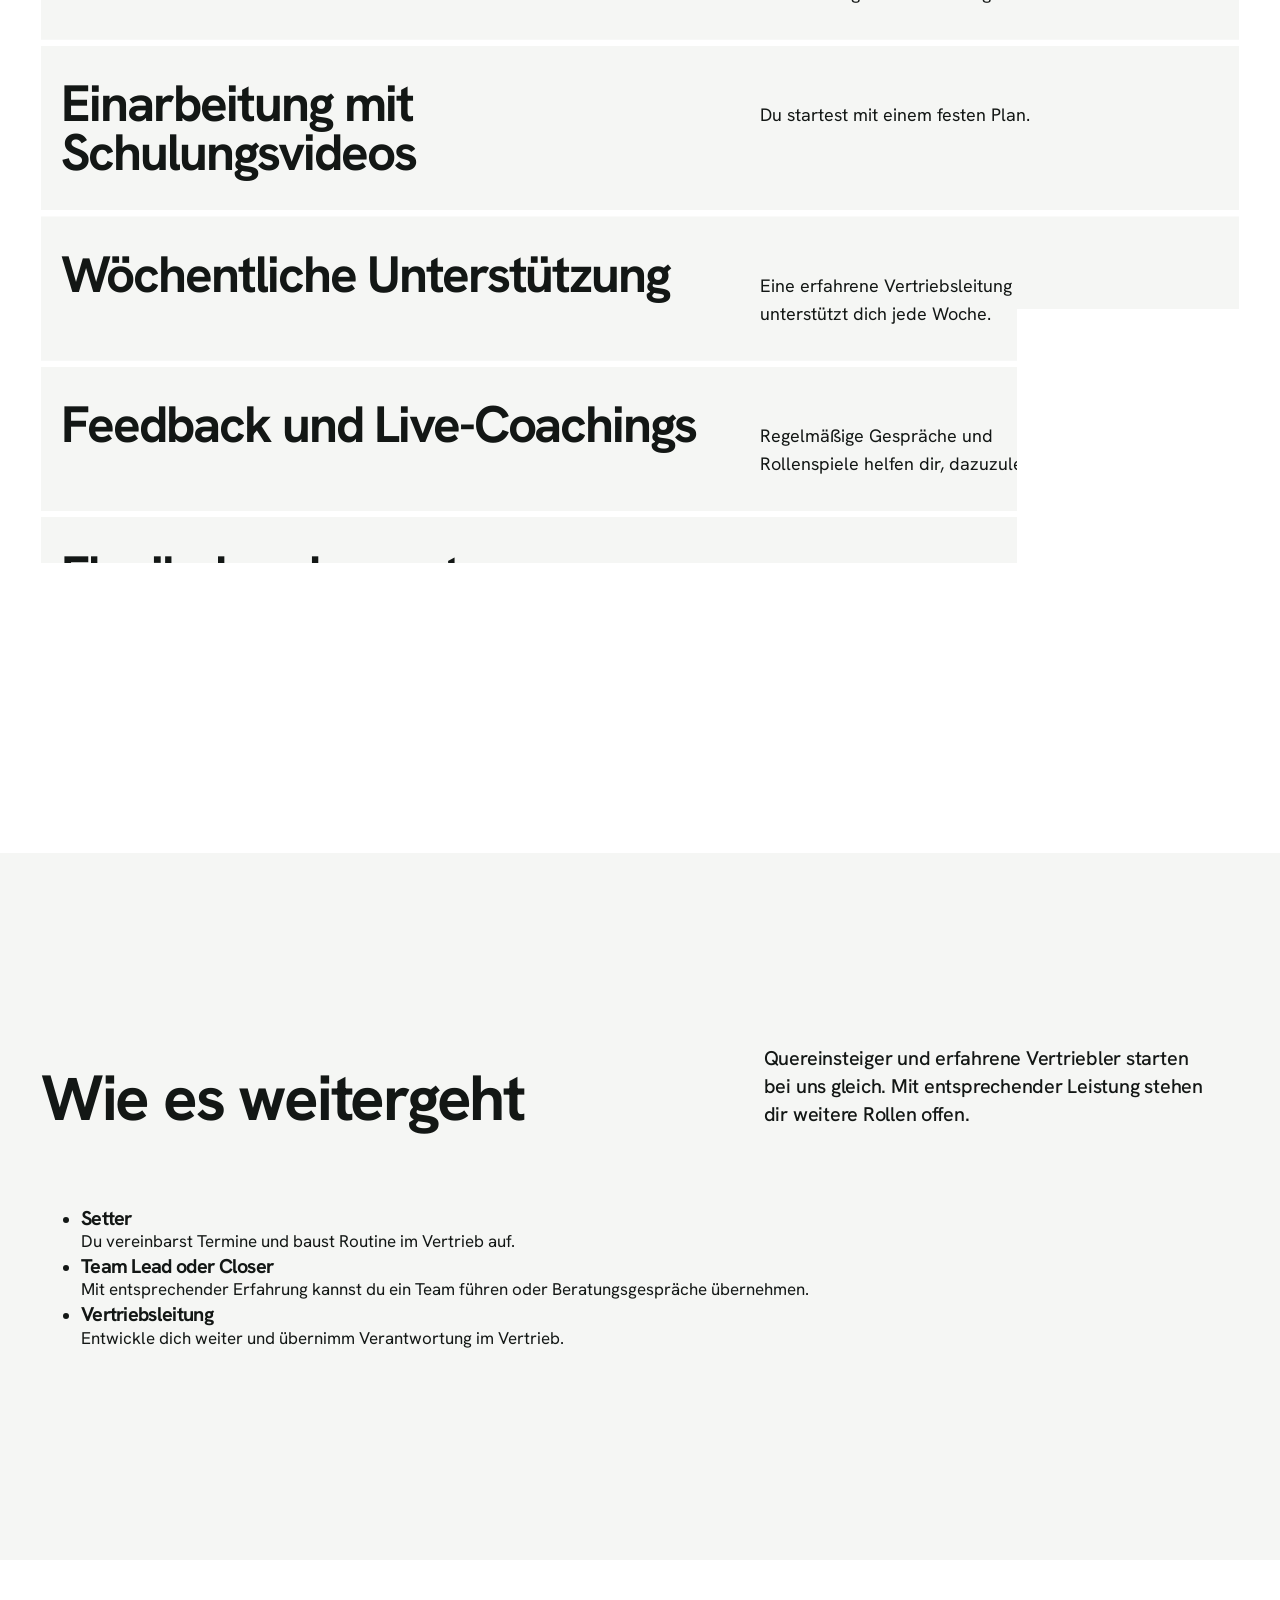
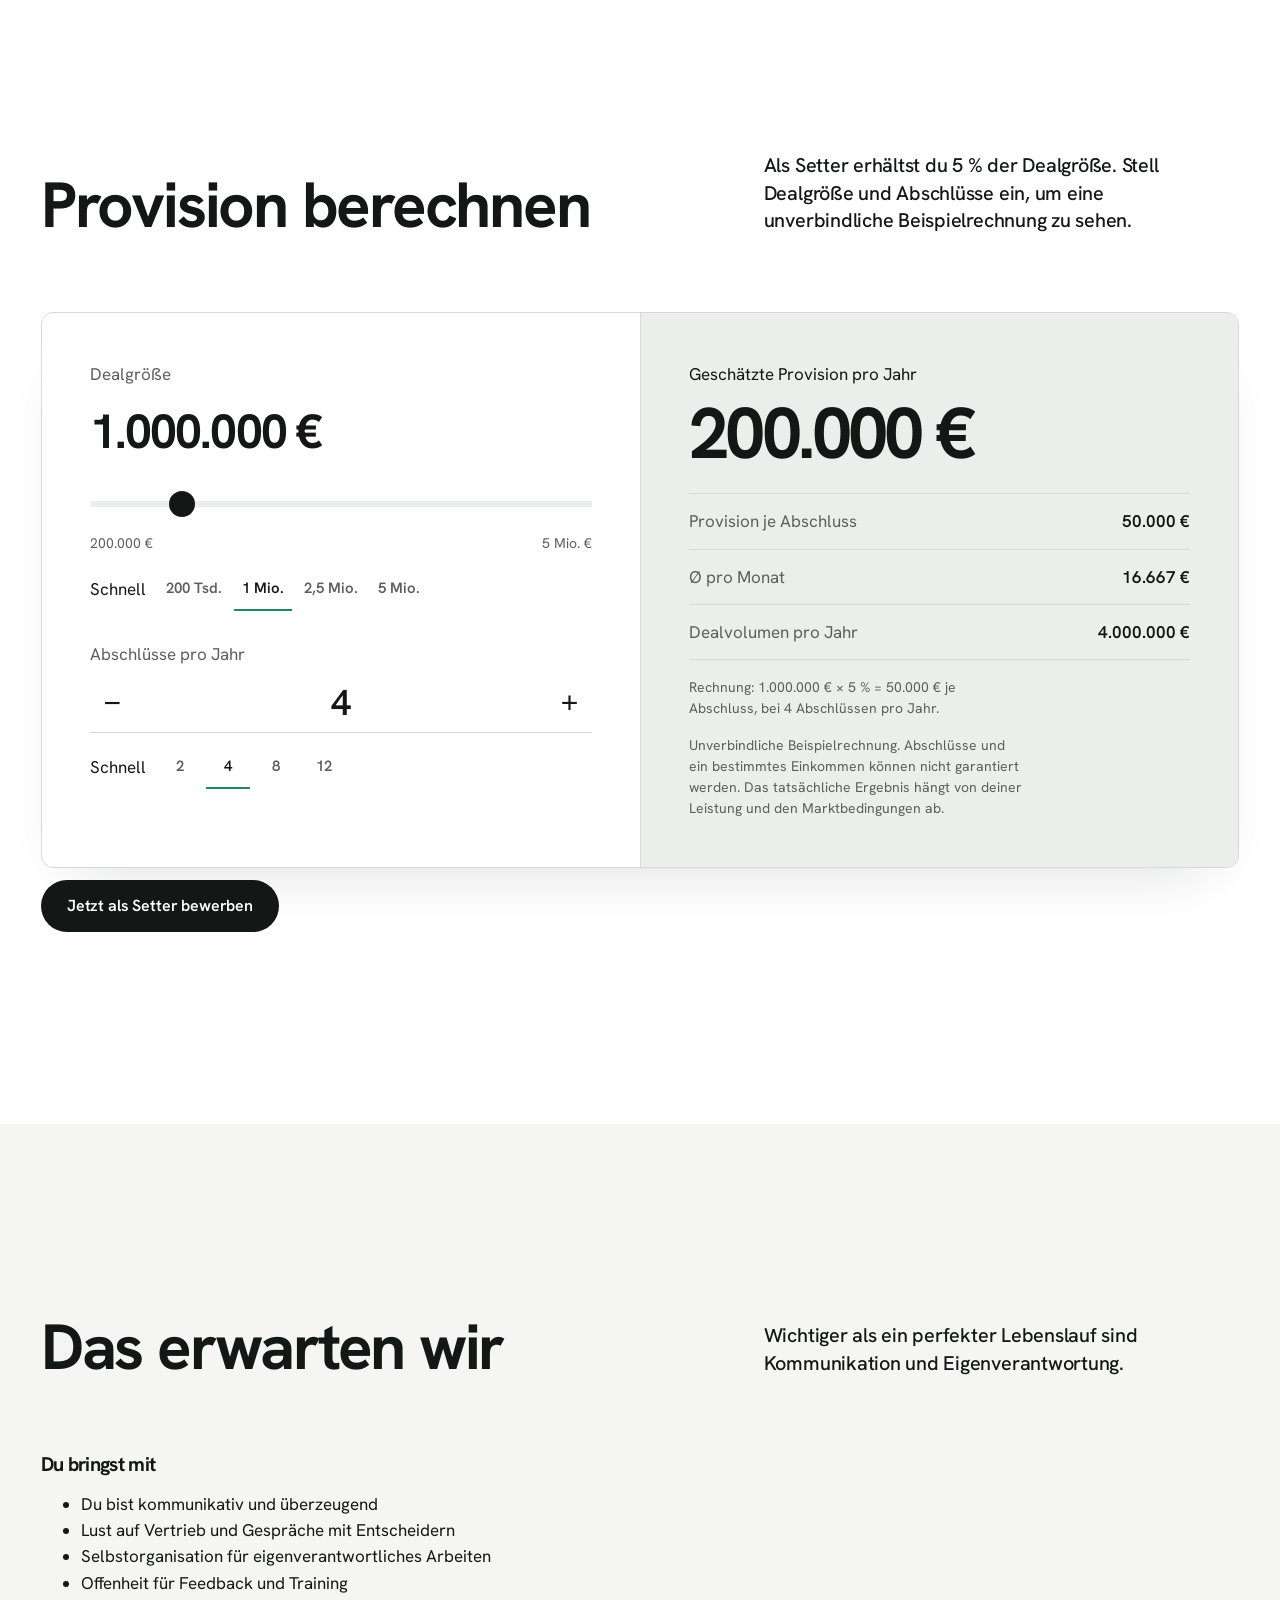
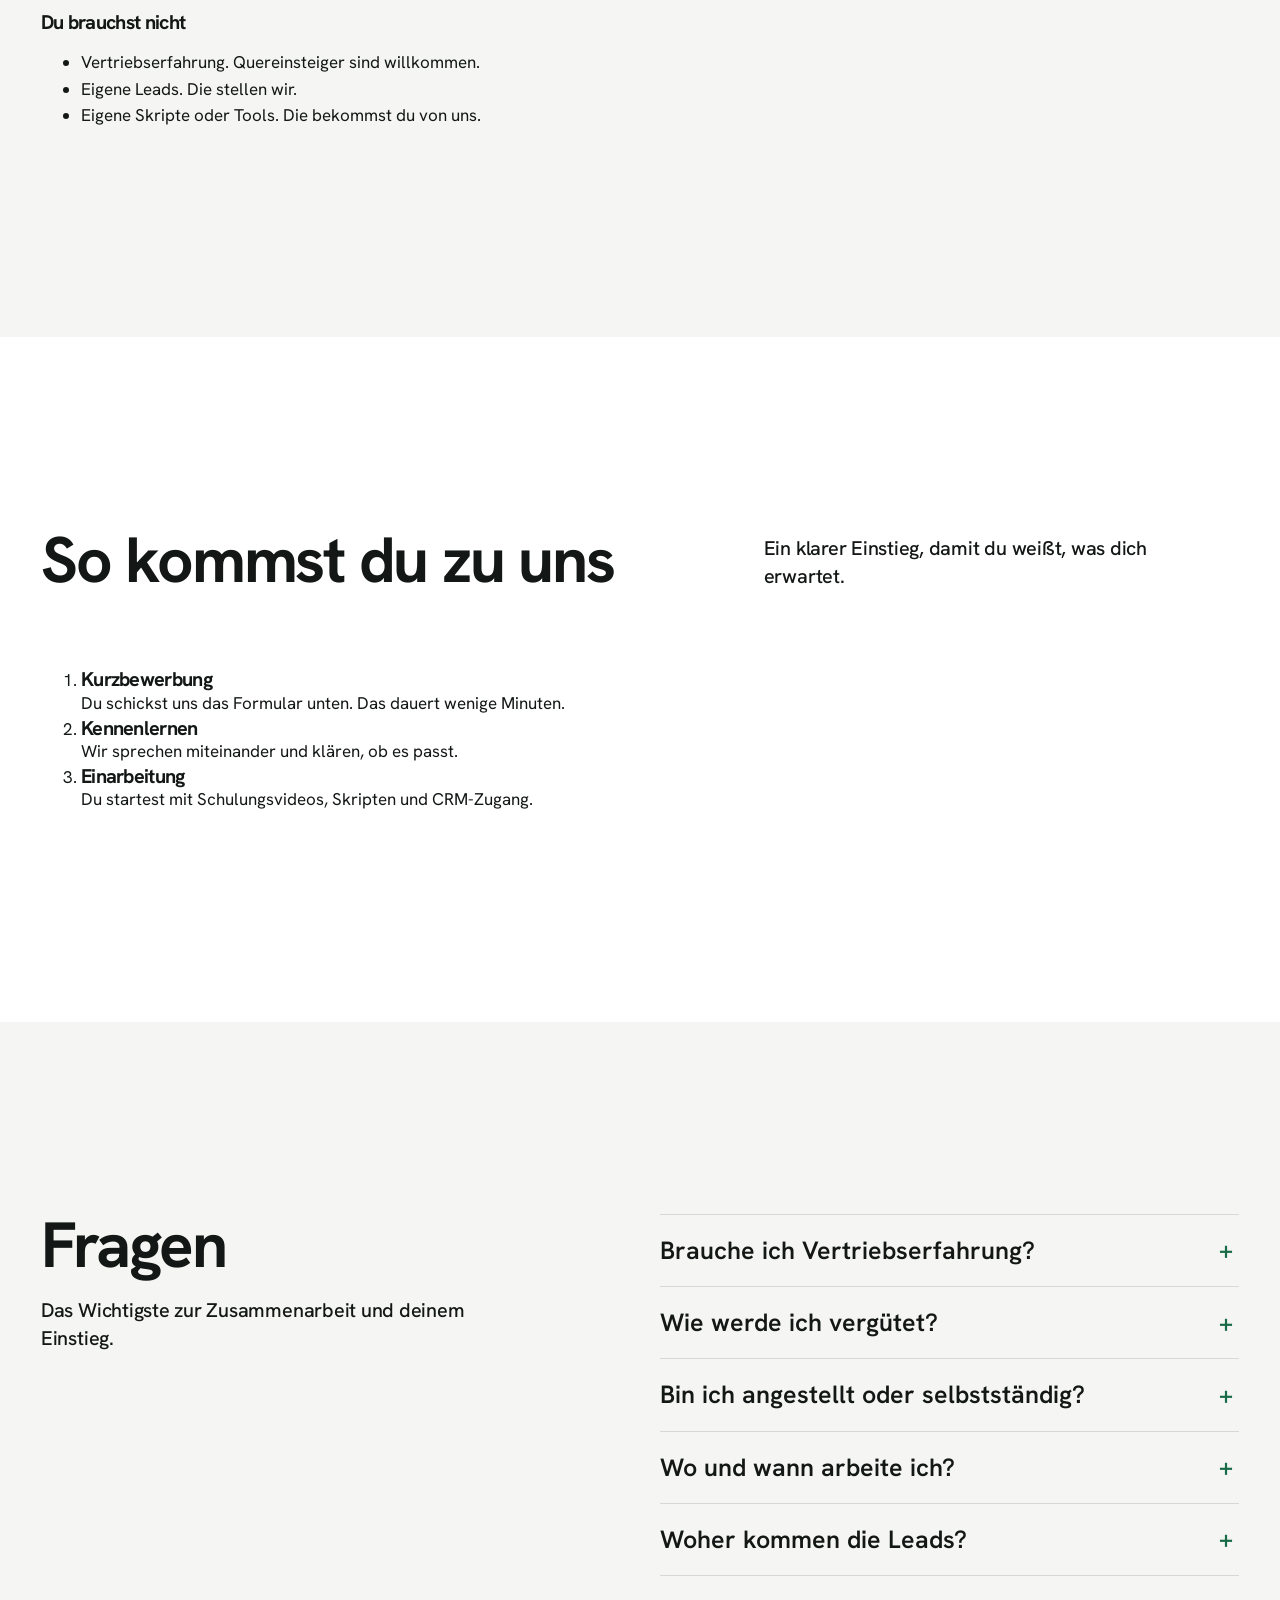
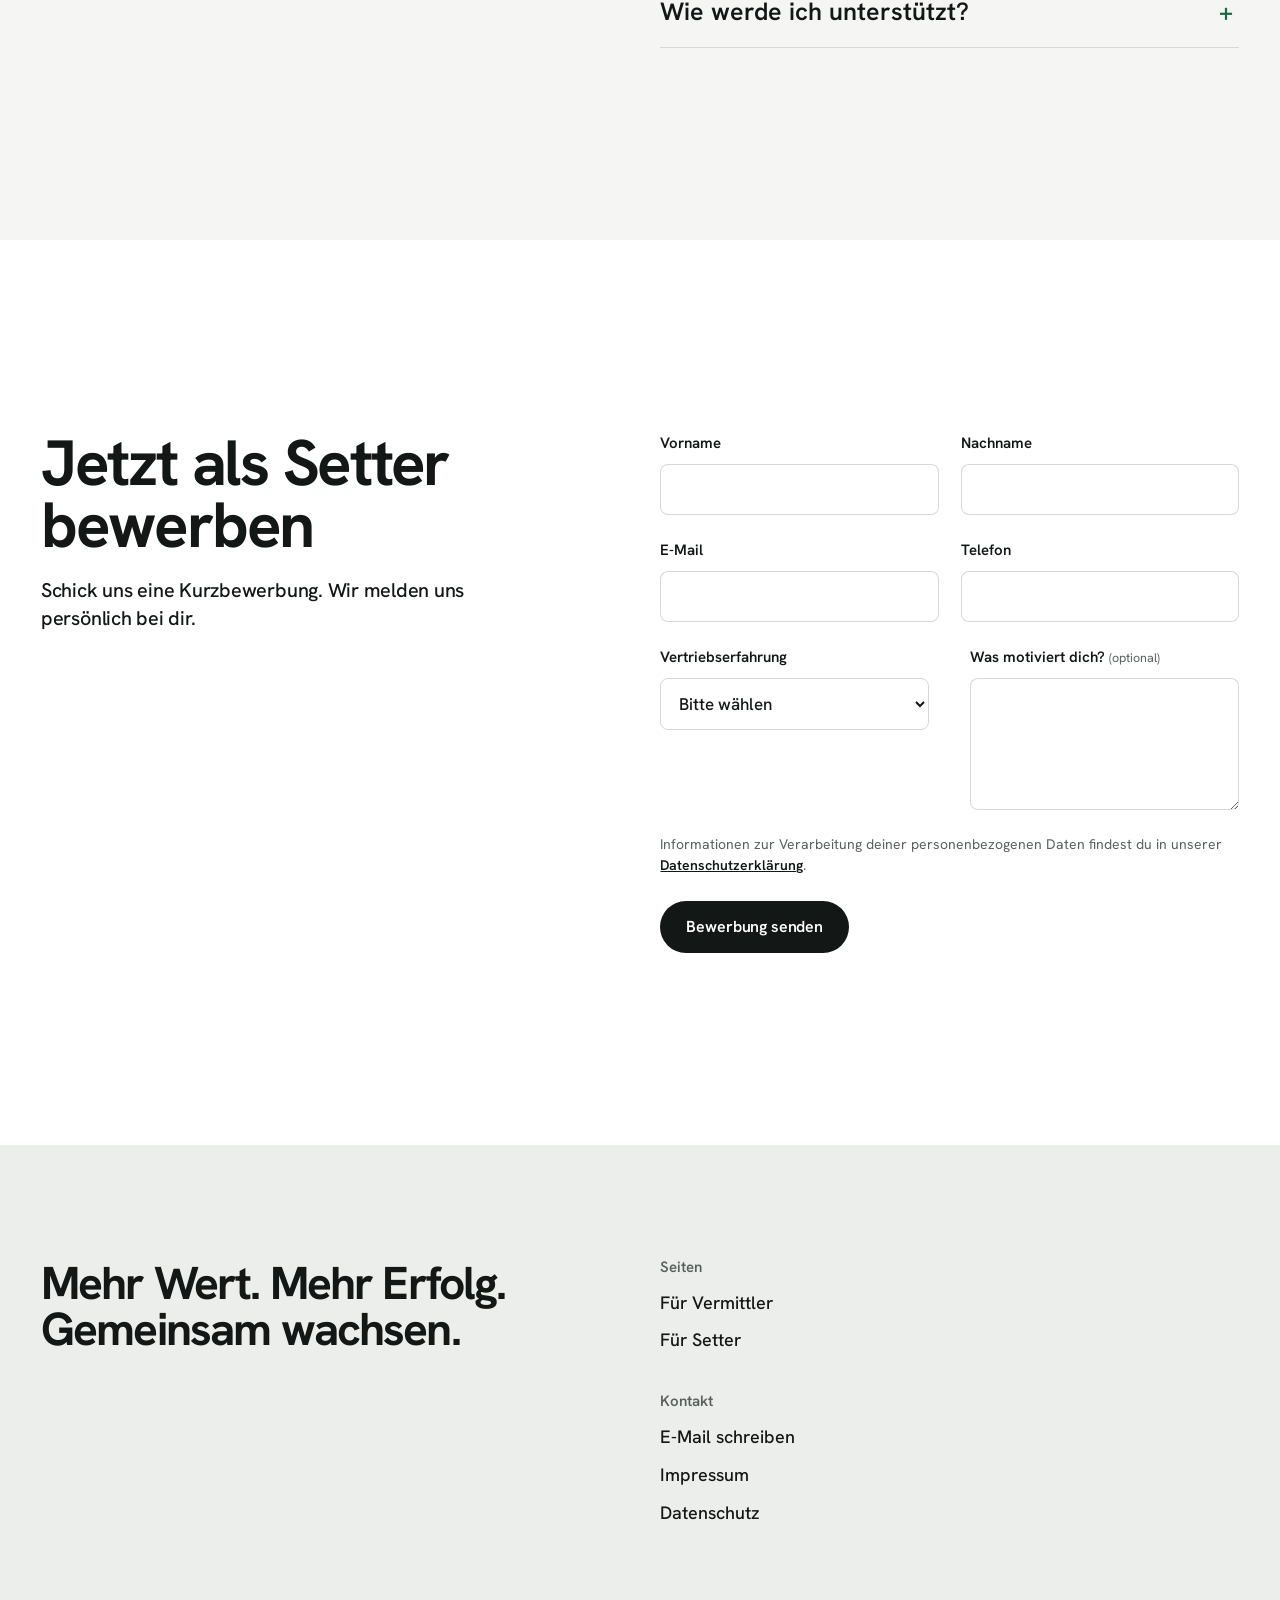
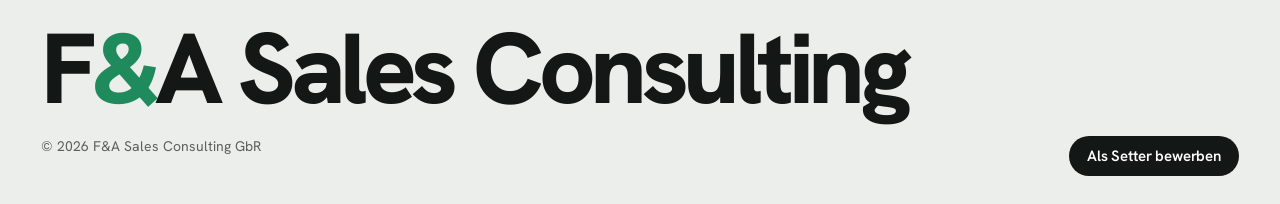
<file: karriere.html>
<!doctype html>
<html lang="de">
<head>
<meta charset="utf-8">
<meta name="viewport" content="width=device-width, initial-scale=1, viewport-fit=cover">
<meta name="theme-color" content="#f5f6f4">
<meta name="color-scheme" content="light">
<title>Setter werden bei F&amp;A Sales Consulting</title>
<meta name="description" content="Werde selbstständiger Setter bei F&amp;A Sales Consulting: Leads, CRM, Skripte und wöchentliche Betreuung, 5 % Provision auf die Dealgröße, flexibel und remote.">
<meta property="og:type" content="website">
<meta property="og:locale" content="de_DE">
<meta property="og:site_name" content="F&amp;A Sales Consulting">
<meta property="og:title" content="Setter werden bei F&amp;A Sales Consulting">
<meta property="og:description" content="Werde selbstständiger Setter bei F&amp;A Sales Consulting: Leads, CRM, Skripte und wöchentliche Betreuung, 5 % Provision auf die Dealgröße, flexibel und remote.">
<meta property="og:image" content="https://fasalesconsulting.com/assets/og.png">
<meta property="og:image:width" content="1200">
<meta property="og:image:height" content="630">
<meta name="twitter:card" content="summary_large_image">
<link rel="canonical" href="https://fasalesconsulting.com/karriere.html">
<link rel="manifest" href="manifest.webmanifest">
<link rel="icon" href="assets/favicon.ico" sizes="any">
<link rel="icon" href="assets/icon-192.png" type="image/png" sizes="192x192">
<link rel="apple-touch-icon" href="assets/apple-touch-icon.png">
<link rel="preload" href="assets/fonts/hanken-grotesk.woff2" as="font" type="font/woff2" crossorigin>
<link rel="stylesheet" href="css/fonts.css">
<link rel="stylesheet" href="css/landing.css">
<script>document.documentElement.classList.add('js')</script>
<script type="application/ld+json">{"@context": "https://schema.org", "@type": "FAQPage", "mainEntity": [{"@type": "Question", "name": "Brauche ich Vertriebserfahrung?", "acceptedAnswer": {"@type": "Answer", "text": "Nein. Quereinsteiger sind ausdrücklich willkommen. Die Einarbeitung mit Schulungsvideos, Skripten und wöchentlicher Unterstützung bereitet dich vor."}}, {"@type": "Question", "name": "Wie werde ich vergütet?", "acceptedAnswer": {"@type": "Answer", "text": "Du erhältst 5 % der Dealgröße als Provision. Die Dealgrößen liegen zwischen 200.000 € und 5 Mio. €, die Provision je Abschluss damit zwischen 10.000 € und 250.000 €. Fälligkeit und Auszahlung besprechen wir im Kennenlerngespräch."}}, {"@type": "Question", "name": "Bin ich angestellt oder selbstständig?", "acceptedAnswer": {"@type": "Answer", "text": "Setter sind selbstständige Freelancer. Du arbeitest eigenverantwortlich und gestaltest deine Tätigkeit flexibel. Eine Festanstellung gibt es nicht, und Abschlüsse oder ein bestimmtes Einkommen können wir nicht garantieren."}}, {"@type": "Question", "name": "Wo und wann arbeite ich?", "acceptedAnswer": {"@type": "Answer", "text": "Remote, von überall auf der Welt. Viele Setter verbinden ihre Arbeit mit monatlichen Workations. Absprachen zu Erreichbarkeit und Terminen treffen wir gemeinsam."}}, {"@type": "Question", "name": "Woher kommen die Leads?", "acceptedAnswer": {"@type": "Answer", "text": "Du erhältst unbegrenzt Leads und arbeitest mit ihnen in unserem CRM-System."}}, {"@type": "Question", "name": "Wie werde ich unterstützt?", "acceptedAnswer": {"@type": "Answer", "text": "Eine erfahrene Vertriebsleitung unterstützt dich wöchentlich. Dazu kommen regelmäßige Feedback-Gespräche, Live-Coachings und Rollenspiele."}}]}</script>
</head>
<body class="setter-page">
<a class="skip" href="#main">Zum Inhalt springen</a>

<header class="bar" id="bar">
  <div class="bar__in wrap">
    <a class="mark" href="index.html" aria-label="F&amp;A Sales Consulting, zur Startseite">F&amp;A <span>Sales Consulting</span></a>
    <nav class="nav" aria-label="Hauptnavigation">
      <a href="index.html">Für Vermittler</a>
      <a href="#top" aria-current="page">Für Setter</a>
      <a class="btn btn--sm" href="#bewerbung">Als Setter bewerben</a>
      <button class="menu-btn" id="menuBtn" type="button" aria-expanded="false" aria-controls="menu">Menü</button>
    </nav>
  </div>
</header>

<div class="menu" id="menu" hidden role="dialog" aria-modal="true" aria-label="Menü">
  <div class="menu__top wrap">
    <a class="mark" href="index.html">F&amp;A <span>Sales Consulting</span></a>
    <button class="menu-btn" id="menuClose" type="button" style="display:inline-flex">Schließen</button>
  </div>
  <nav class="menu__links wrap" aria-label="Mobile Navigation">
    <a href="index.html" style="--i:0">Für Vermittler</a>
    <a href="#top" style="--i:1" aria-current="page">Für Setter</a>
    <a href="#angebot" style="--i:2">Dein Einstieg</a>
    <a href="#rechner" style="--i:3">Provision</a>
    <a href="#bewerbung" style="--i:4">Bewerbung</a>
  </nav>
  <div class="menu__foot wrap">
    <a href="mailto:info@fasalesconsulting.com" data-mail>E-Mail schreiben</a>
    <a href="impressum.html">Impressum</a>
  </div>
</div>

<main id="main">
  <section class="hero" id="top" data-label="Überblick" aria-labelledby="heroTitle">
    <div class="hero__bg" aria-hidden="true"></div>
    <svg class="hero__notch" viewBox="0 0 1440 62" preserveAspectRatio="none" aria-hidden="true"><path d="M0 62 H1062 C1092 62 1098 54 1116 34 C1138 9 1146 1 1178 1 H1440 V62 Z"/></svg>
    <div class="wrap hero__grid">
      <h1 class="hero__title lines" id="heroTitle">
        <span class="line"><span data-line style="--i:0">Du telefonierst.</span></span>
        <span class="line"><span data-line style="--i:1"><span class="soft">Wir wachsen gemeinsam.</span></span></span>
      </h1>
      <div class="hero__copy">
        <p class="lead" data-load style="--d:380ms">Werde Setter bei F&amp;A Sales Consulting.</p>
        <p data-load style="--d:440ms">Du bist kommunikativ, überzeugend und hast Lust auf Vertrieb? Als selbstständiger Vertriebspartner führst du Erstgespräche mit potenziellen Firmenkunden.</p>
        <p data-load style="--d:500ms">Du vereinbarst Beratungstermine für unsere Vermittler. Sie übernehmen die Beratung und den Abschluss.</p>
        <div class="actions" data-load style="--d:560ms">
          <a class="btn" href="#bewerbung">Jetzt als Setter bewerben</a>
          <a class="btn btn--ghost" href="#rechner">Provision berechnen</a>
        </div>
        <p class="small note-box" data-load style="--d:620ms"><strong>Flexibel und remote:</strong> Du arbeitest eigenverantwortlich als Freelancer. Closer sind selbstständige Versicherungsvermittler und Kooperationspartner.</p>
      </div>
      <figure class="hero__cal" aria-labelledby="setterBoardTitle">
        <div class="setter-board">
          <figcaption class="setter-board__head" id="setterBoardTitle">Dein Vertriebsalltag <small>Der Ablauf im Überblick</small></figcaption>
          <div class="setter-board__steps">
            <div class="setter-board__step"><span class="setter-board__number">1</span><span><strong>Leads erhalten</strong><small>Kontakte und CRM-Zugang stehen bereit.</small></span><span class="setter-board__state">Startklar</span></div>
            <div class="setter-board__step"><span class="setter-board__number">2</span><span><strong>Gespräche führen</strong><small>Mit Gesprächsleitfäden und Coaching.</small></span><span class="setter-board__state">Dein Part</span></div>
            <div class="setter-board__step"><span class="setter-board__number">3</span><span><strong>Termine vereinbaren</strong><small>Die Vermittler übernehmen das Beratungsgespräch.</small></span><span class="setter-board__state">Übergabe</span></div>
          </div>
        </div>
      </figure>
    </div>
  </section>

  <section class="sec paper" id="angebot" data-label="Dein Einstieg" aria-labelledby="offerTitle">
    <div class="wrap">
      <div class="perks__top">
        <h2 class="h2" id="offerTitle">Das bekommst du</h2>
        <p class="sub">Du musst nichts selbst aufbauen. Systeme, Material und Menschen stehen bereit.</p>
      </div>
      <ul class="perks">
        <li class="perk"><h3>Unbegrenzte Leads</h3><p>Du arbeitest, wir liefern nach.</p><span class="perk__mark" aria-hidden="true"></span></li>
        <li class="perk"><h3>Zugang zum CRM-System</h3><p>Kontakte, Termine und Fortschritt an einem Ort.</p><span class="perk__mark" aria-hidden="true"></span></li>
        <li class="perk"><h3>Fertige Vertriebsskripte</h3><p>Gesprächsleitfäden geben dir Orientierung für den Einstieg.</p><span class="perk__mark" aria-hidden="true"></span></li>
        <li class="perk"><h3>Einarbeitung mit Schulungsvideos</h3><p>Du startest mit einem festen Plan.</p><span class="perk__mark" aria-hidden="true"></span></li>
        <li class="perk"><h3>Wöchentliche Unterstützung</h3><p>Eine erfahrene Vertriebsleitung unterstützt dich jede Woche.</p><span class="perk__mark" aria-hidden="true"></span></li>
        <li class="perk"><h3>Feedback und Live-Coachings</h3><p>Regelmäßige Gespräche und Rollenspiele helfen dir, dazuzulernen.</p><span class="perk__mark" aria-hidden="true"></span></li>
        <li class="perk"><h3>Flexibel und remote</h3><p>Du arbeitest von überall und gestaltest deine Tätigkeit selbst.</p><span class="perk__mark" aria-hidden="true"></span></li>
      </ul>
    </div>
  </section>

  <section class="sec" id="weg" data-label="Weiterentwicklung" aria-labelledby="pathTitle">
    <div class="wrap">
      <div class="perks__top">
        <h2 class="h2" id="pathTitle">Wie es weitergeht</h2>
        <p class="sub">Quereinsteiger und erfahrene Vertriebler starten bei uns gleich. Mit entsprechender Leistung stehen dir weitere Rollen offen.</p>
      </div>
      <ul class="rows">
        <li><h3>Setter</h3><span class="d">Du vereinbarst Termine und baust Routine im Vertrieb auf.</span></li>
        <li><h3>Team Lead oder Closer</h3><span class="d">Mit entsprechender Erfahrung kannst du ein Team führen oder Beratungsgespräche übernehmen.</span></li>
        <li><h3>Vertriebsleitung</h3><span class="d">Entwickle dich weiter und übernimm Verantwortung im Vertrieb.</span></li>
      </ul>
    </div>
  </section>

  <section class="sec paper" id="rechner" data-label="Provision" aria-labelledby="calcTitle">
    <div class="wrap">
      <div class="perks__top">
        <h2 class="h2" id="calcTitle">Provision berechnen</h2>
        <p class="sub">Als Setter erhältst du 5&nbsp;% der Dealgröße. Stell Dealgröße und Abschlüsse ein, um eine unverbindliche Beispielrechnung zu sehen.</p>
      </div>
      <div class="calc" id="calc">
        <div class="in">
          <label class="cap" for="deal">Dealgröße</label>
          <div class="dealout" id="dealOut">1.000.000 €</div>
          <input type="range" id="deal" min="200000" max="5000000" step="50000" value="1000000" aria-label="Dealgröße in Euro">
          <div class="range-note"><span>200.000 €</span><span>5 Mio. €</span></div>
          <div class="quick" role="group" aria-label="Dealgröße wählen"><span class="cap">Schnell</span>
            <button type="button" data-d="200000">200 Tsd.</button><button type="button" data-d="1000000" aria-pressed="true">1 Mio.</button><button type="button" data-d="2500000">2,5 Mio.</button><button type="button" data-d="5000000">5 Mio.</button>
          </div>
          <label class="cap" for="abschluesse" style="margin-top:30px">Abschlüsse pro Jahr</label>
          <div class="stepper">
            <button type="button" id="minus" aria-label="Einen Abschluss weniger">−</button>
            <input type="number" id="abschluesse" min="0" max="24" step="1" value="4" inputmode="numeric" aria-label="Abschlüsse pro Jahr">
            <button type="button" id="plus" aria-label="Einen Abschluss mehr">+</button>
          </div>
          <div class="quick" role="group" aria-label="Abschlüsse wählen"><span class="cap">Schnell</span>
            <button type="button" data-v="2">2</button><button type="button" data-v="4" aria-pressed="true">4</button><button type="button" data-v="8">8</button><button type="button" data-v="12">12</button>
          </div>
        </div>
        <div class="res" aria-live="polite">
          <span class="cap">Geschätzte Provision pro Jahr</span>
          <div class="big" id="jahr">0 €</div>
          <dl>
            <div><dt>Provision je Abschluss</dt><dd id="proAbschluss">0 €</dd></div>
            <div><dt>Ø pro Monat</dt><dd id="monat">0 €</dd></div>
            <div><dt>Dealvolumen pro Jahr</dt><dd id="volumen">0 €</dd></div>
          </dl>
          <p class="note" id="annahmen"></p>
          <p class="note">Unverbindliche Beispielrechnung. Abschlüsse und ein bestimmtes Einkommen können nicht garantiert werden. Das tatsächliche Ergebnis hängt von deiner Leistung und den Marktbedingungen ab.</p>
        </div>
      </div>
      <div class="actions"><a class="btn" href="#bewerbung">Jetzt als Setter bewerben</a></div>
    </div>
  </section>

  <section class="sec" id="anforderungen" data-label="Anforderungen" aria-labelledby="requirementsTitle">
    <div class="wrap">
      <div class="perks__top">
        <h2 class="h2" id="requirementsTitle">Das erwarten wir</h2>
        <p class="sub">Wichtiger als ein perfekter Lebenslauf sind Kommunikation und Eigenverantwortung.</p>
      </div>
      <div class="two-col">
        <div><h3>Du bringst mit</h3><ul class="list"><li>Du bist kommunikativ und überzeugend</li><li>Lust auf Vertrieb und Gespräche mit Entscheidern</li><li>Selbstorganisation für eigenverantwortliches Arbeiten</li><li>Offenheit für Feedback und Training</li></ul></div>
        <div><h3>Du brauchst nicht</h3><ul class="list no"><li>Vertriebserfahrung. Quereinsteiger sind willkommen.</li><li>Eigene Leads. Die stellen wir.</li><li>Eigene Skripte oder Tools. Die bekommst du von uns.</li></ul></div>
      </div>
    </div>
  </section>

  <section class="sec paper" id="start" data-label="Dein Start" aria-labelledby="startTitle">
    <div class="wrap">
      <div class="perks__top">
        <h2 class="h2" id="startTitle">So kommst du zu uns</h2>
        <p class="sub">Ein klarer Einstieg, damit du weißt, was dich erwartet.</p>
      </div>
      <ol class="steps">
        <li><div><h3>Kurzbewerbung</h3><p>Du schickst uns das Formular unten. Das dauert wenige Minuten.</p></div></li>
        <li><div><h3>Kennenlernen</h3><p>Wir sprechen miteinander und klären, ob es passt.</p></div></li>
        <li><div><h3>Einarbeitung</h3><p>Du startest mit Schulungsvideos, Skripten und CRM-Zugang.</p></div></li>
      </ol>
    </div>
  </section>

  <section class="sec" id="faq" data-label="Fragen" aria-labelledby="faqTitle">
    <div class="wrap partner__grid">
      <div class="partner__left"><h2 class="h2" id="faqTitle">Fragen</h2><p class="sub">Das Wichtigste zur Zusammenarbeit und deinem Einstieg.</p></div>
      <div class="setter-faq">
        <details><summary>Brauche ich Vertriebserfahrung?</summary><div><p>Nein. Quereinsteiger sind ausdrücklich willkommen. Die Einarbeitung mit Schulungsvideos, Skripten und wöchentlicher Unterstützung bereitet dich vor.</p></div></details>
        <details><summary>Wie werde ich vergütet?</summary><div><p>Du erhältst 5&nbsp;% der Dealgröße als Provision. Die Dealgrößen liegen zwischen 200.000&nbsp;€ und 5&nbsp;Mio.&nbsp;€, die Provision je Abschluss damit zwischen 10.000&nbsp;€ und 250.000&nbsp;€. Fälligkeit und Auszahlung besprechen wir im Kennenlerngespräch.</p></div></details>
        <details><summary>Bin ich angestellt oder selbstständig?</summary><div><p>Setter sind selbstständige Freelancer. Du arbeitest eigenverantwortlich und gestaltest deine Tätigkeit flexibel. Eine Festanstellung gibt es nicht, und Abschlüsse oder ein bestimmtes Einkommen können wir nicht garantieren.</p></div></details>
        <details><summary>Wo und wann arbeite ich?</summary><div><p>Remote, von überall auf der Welt. Viele Setter verbinden ihre Arbeit mit monatlichen Workations. Absprachen zu Erreichbarkeit und Terminen treffen wir gemeinsam.</p></div></details>
        <details><summary>Woher kommen die Leads?</summary><div><p>Du erhältst unbegrenzt Leads und arbeitest mit ihnen in unserem CRM-System.</p></div></details>
        <details><summary>Wie werde ich unterstützt?</summary><div><p>Eine erfahrene Vertriebsleitung unterstützt dich wöchentlich. Dazu kommen regelmäßige Feedback-Gespräche, Live-Coachings und Rollenspiele.</p></div></details>
      </div>
    </div>
  </section>

  <section class="sec paper" id="bewerbung" data-label="Bewerbung" aria-labelledby="applyTitle">
    <div class="wrap partner__grid">
      <div class="partner__left">
        <h2 class="h2" id="applyTitle">Jetzt als Setter bewerben</h2>
        <p class="sub">Schick uns eine Kurzbewerbung. Wir melden uns persönlich bei dir.</p>
      </div>
      <form class="form" id="apply" data-mail-form data-subject="Bewerbung Setter" novalidate>
        <div class="row">
          <div class="field"><label for="vorname">Vorname</label><input id="vorname" name="vorname" type="text" autocomplete="given-name" required><span class="err">Bitte gib deinen Vornamen an.</span></div>
          <div class="field"><label for="nachname">Nachname</label><input id="nachname" name="nachname" type="text" autocomplete="family-name" required><span class="err">Bitte gib deinen Nachnamen an.</span></div>
        </div>
        <div class="row">
          <div class="field"><label for="email">E-Mail</label><input id="email" name="email" type="email" autocomplete="email" required><span class="err">Bitte gib eine gültige E-Mail-Adresse an.</span></div>
          <div class="field"><label for="telefon">Telefon</label><input id="telefon" name="telefon" type="tel" autocomplete="tel" required pattern="[\d\s\+\(\)\/\.\-]{6,}" inputmode="tel"><span class="err">Bitte gib deine Telefonnummer an, damit wir dich erreichen.</span></div>
        </div>
        <div class="field"><label for="erfahrung">Vertriebserfahrung</label><select id="erfahrung" name="erfahrung" required><option value="">Bitte wählen</option><option>Keine, Quereinsteiger</option><option>Bis 2 Jahre</option><option>Mehr als 2 Jahre</option></select><span class="err">Bitte wähle eine Option.</span></div>
        <div class="field"><label for="nachricht">Was motiviert dich? <small>(optional)</small></label><textarea id="nachricht" name="nachricht"></textarea></div>
        <p class="privacy-note">Informationen zur Verarbeitung deiner personenbezogenen Daten findest du in unserer <a href="datenschutz.html">Datenschutzerklärung</a>.</p>
        <div><button class="btn" type="submit">Bewerbung senden</button></div>
        <div class="form-status" role="status" tabindex="-1"><span data-status-text></span></div>
      </form>
    </div>
  </section>
</main>

<footer class="foot" id="foot">
  <div class="wrap">
    <div class="foot__top">
      <p class="foot__tag">Mehr Wert. Mehr Erfolg. Gemeinsam wachsen.</p>
      <div class="foot__col"><h2>Seiten</h2><a href="index.html">Für Vermittler</a><a href="#top">Für Setter</a></div>
      <div class="foot__col"><h2>Kontakt</h2><a href="mailto:info@fasalesconsulting.com" data-mail>E-Mail schreiben</a><a href="impressum.html">Impressum</a><a href="datenschutz.html">Datenschutz</a></div>
    </div>
    <span class="foot__word" id="footWord" aria-hidden="true">F<span>&amp;</span>A Sales Consulting</span>
    <div class="foot__bot"><span>© 2026 F&amp;A Sales Consulting GbR</span><a class="btn btn--sm" href="#bewerbung">Als Setter bewerben</a></div>
  </div>
</footer>

<script src="js/config.js"></script>
<script src="js/landing.js"></script>
<script src="js/rechner.js"></script>
<script src="js/form.js"></script>
</body>
</html>
</file>
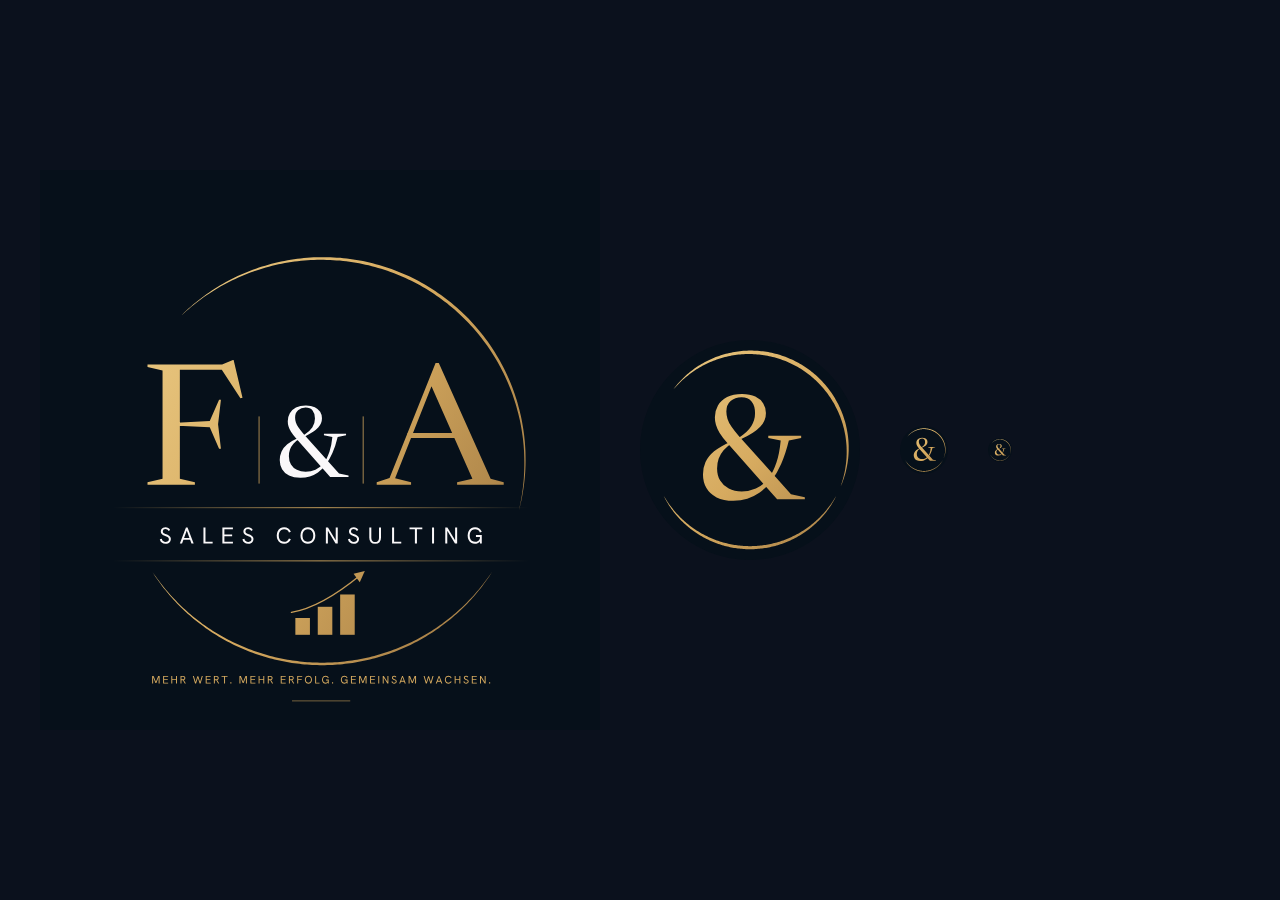
<file: _t/l.html>
<body style="margin:0;background:#0b111d;display:flex;gap:40px;padding:40px;align-items:center"><img src="/assets/logo.svg" width="560"><img src="/assets/logo-mark.svg" width="220"><img src="/assets/logo-mark.svg" width="48"><img src="/assets/logo-mark.svg" width="24"></body>
</file>
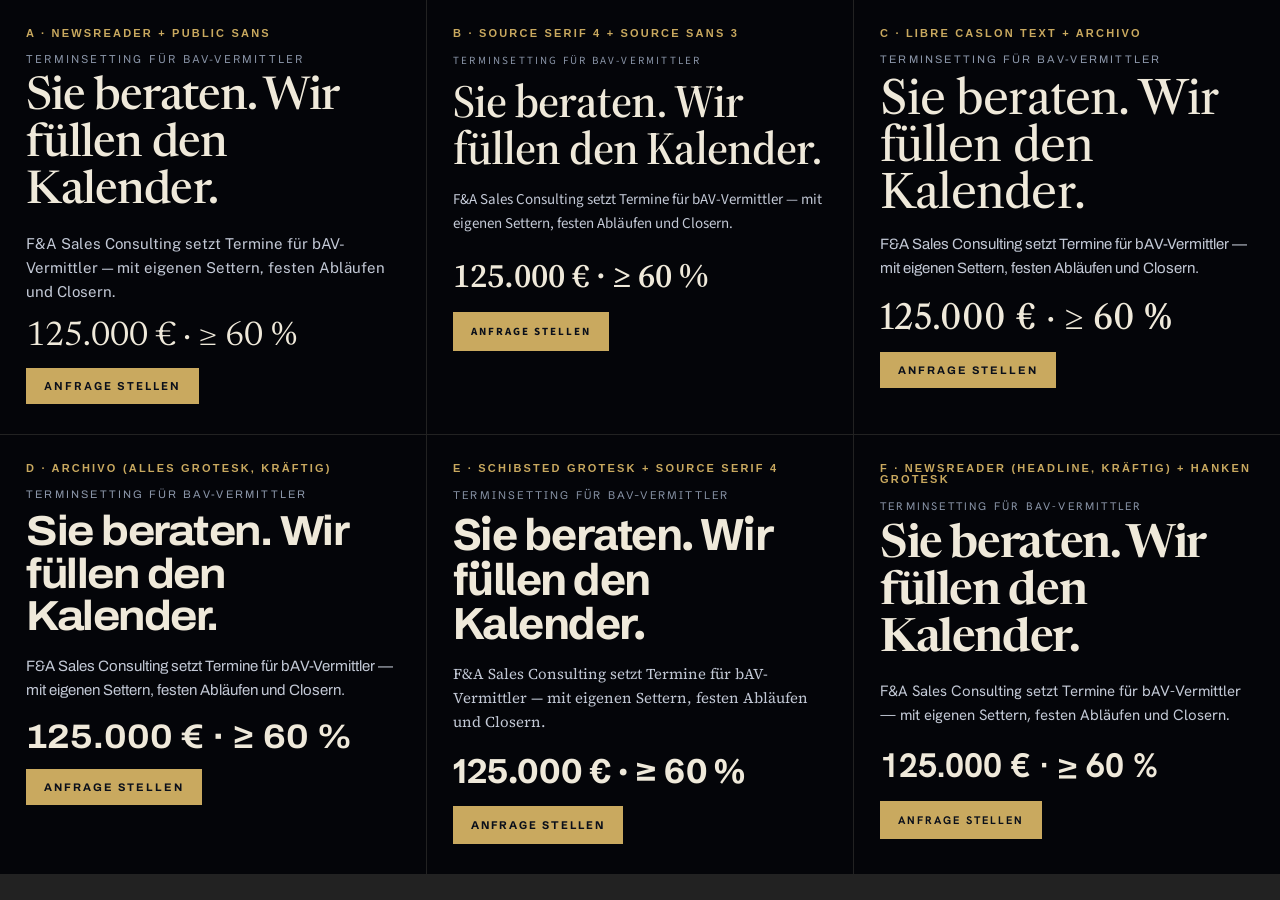
<file: spec/spec.html>
<!doctype html><meta charset="utf-8">
<link rel="stylesheet" href="https://fonts.googleapis.com/css2?family=Newsreader:opsz,wght@6..72,400..600&family=Source+Serif+4:opsz,wght@8..60,400..700&family=Source+Sans+3:wght@400..700&family=Libre+Caslon+Text:wght@400;700&family=Archivo:wdth,wght@62..125,400..800&family=Schibsted+Grotesk:wght@400..800&family=Public+Sans:wght@400..700&family=Hanken+Grotesk:wght@400..800&family=Familjen+Grotesk:wght@400..700&family=Instrument+Sans:wght@400..700&display=swap">
<style>
*{margin:0;box-sizing:border-box}
body{background:#040509;color:#efe9da;display:grid;grid-template-columns:repeat(3,1fr);gap:1px;background:#222}
.c{background:#040509;padding:28px 26px 30px;min-height:420px}
.t{font:600 11px/1 sans-serif;letter-spacing:.2em;color:#c9a95f;text-transform:uppercase;margin-bottom:14px}
.l{font-size:11px;letter-spacing:.2em;text-transform:uppercase;color:#8a95a8;margin-bottom:10px}
h1{font-size:46px;line-height:1.02;font-weight:500;letter-spacing:-.02em;margin-bottom:16px}
p{font-size:15px;line-height:1.6;color:#c3c9d6;margin-bottom:16px}
.n{font-size:34px;margin-bottom:14px}
.b{display:inline-block;background:#c9a95f;color:#0a0f1a;padding:12px 18px;font-size:11px;letter-spacing:.18em;font-weight:700;text-transform:uppercase}
</style>
<div class="c" style="font-family:'Newsreader'"><div class="t">A · Newsreader + Public Sans</div><div class="l" style="font-family:'Public Sans'">Terminsetting für bAV-Vermittler</div><h1 style="font-family:'Newsreader';font-variation-settings:'opsz' 60">Sie beraten. Wir füllen den Kalender.</h1><p style="font-family:'Public Sans'">F&A Sales Consulting setzt Termine für bAV-Vermittler — mit eigenen Settern, festen Abläufen und Closern.</p><div class="n" style="font-family:'Newsreader'">125.000 € · ≥ 60 %</div><span class="b" style="font-family:'Public Sans'">Anfrage stellen</span></div>
<div class="c"><div class="t">B · Source Serif 4 + Source Sans 3</div><div class="l" style="font-family:'Source Sans 3'">Terminsetting für bAV-Vermittler</div><h1 style="font-family:'Source Serif 4';font-variation-settings:'opsz' 60;font-weight:600">Sie beraten. Wir füllen den Kalender.</h1><p style="font-family:'Source Sans 3'">F&A Sales Consulting setzt Termine für bAV-Vermittler — mit eigenen Settern, festen Abläufen und Closern.</p><div class="n" style="font-family:'Source Serif 4';font-weight:600">125.000 € · ≥ 60 %</div><span class="b" style="font-family:'Source Sans 3'">Anfrage stellen</span></div>
<div class="c"><div class="t">C · Libre Caslon Text + Archivo</div><div class="l" style="font-family:'Archivo'">Terminsetting für bAV-Vermittler</div><h1 style="font-family:'Libre Caslon Text';font-weight:400">Sie beraten. Wir füllen den Kalender.</h1><p style="font-family:'Archivo'">F&A Sales Consulting setzt Termine für bAV-Vermittler — mit eigenen Settern, festen Abläufen und Closern.</p><div class="n" style="font-family:'Libre Caslon Text'">125.000 € · ≥ 60 %</div><span class="b" style="font-family:'Archivo'">Anfrage stellen</span></div>
<div class="c"><div class="t">D · Archivo (alles Grotesk, kräftig)</div><div class="l" style="font-family:'Archivo'">Terminsetting für bAV-Vermittler</div><h1 style="font-family:'Archivo';font-weight:700;font-stretch:110%;letter-spacing:-.035em;font-size:42px">Sie beraten. Wir füllen den Kalender.</h1><p style="font-family:'Archivo'">F&A Sales Consulting setzt Termine für bAV-Vermittler — mit eigenen Settern, festen Abläufen und Closern.</p><div class="n" style="font-family:'Archivo';font-weight:700;font-stretch:110%">125.000 € · ≥ 60 %</div><span class="b" style="font-family:'Archivo'">Anfrage stellen</span></div>
<div class="c"><div class="t">E · Schibsted Grotesk + Source Serif 4</div><div class="l" style="font-family:'Schibsted Grotesk'">Terminsetting für bAV-Vermittler</div><h1 style="font-family:'Schibsted Grotesk';font-weight:700;letter-spacing:-.035em;font-size:44px">Sie beraten. Wir füllen den Kalender.</h1><p style="font-family:'Source Serif 4'">F&A Sales Consulting setzt Termine für bAV-Vermittler — mit eigenen Settern, festen Abläufen und Closern.</p><div class="n" style="font-family:'Schibsted Grotesk';font-weight:700">125.000 € · ≥ 60 %</div><span class="b" style="font-family:'Schibsted Grotesk'">Anfrage stellen</span></div>
<div class="c"><div class="t">F · Newsreader (Headline, kräftig) + Hanken Grotesk</div><div class="l" style="font-family:'Hanken Grotesk'">Terminsetting für bAV-Vermittler</div><h1 style="font-family:'Newsreader';font-variation-settings:'opsz' 72;font-weight:600;letter-spacing:-.03em">Sie beraten. Wir füllen den Kalender.</h1><p style="font-family:'Hanken Grotesk'">F&A Sales Consulting setzt Termine für bAV-Vermittler — mit eigenen Settern, festen Abläufen und Closern.</p><div class="n" style="font-family:'Hanken Grotesk';font-weight:700">125.000 € · ≥ 60 %</div><span class="b" style="font-family:'Hanken Grotesk'">Anfrage stellen</span></div>
</file>
<file: css/fonts.css>
/* Lokal gehostet (DSGVO-konform, kein Abruf bei Google). Newsreader & Hanken Grotesk — SIL OFL. */
@font-face{font-family:'Hanken Grotesk';font-style:normal;font-weight:400 800;font-display:swap;src:url(../assets/fonts/hanken-grotesk.woff2) format('woff2');unicode-range:U+0000-00FF, U+0131, U+0152-0153, U+02BB-02BC, U+02C6, U+02DA, U+02DC, U+0304, U+0308, U+0329, U+2000-206F, U+20AC, U+2122, U+2191, U+2193, U+2212, U+2215, U+FEFF, U+FFFD}
@font-face{font-family:'Newsreader';font-style:normal;font-weight:400 600;font-display:swap;src:url(../assets/fonts/newsreader.woff2) format('woff2');unicode-range:U+0000-00FF, U+0131, U+0152-0153, U+02BB-02BC, U+02C6, U+02DA, U+02DC, U+0304, U+0308, U+0329, U+2000-206F, U+20AC, U+2122, U+2191, U+2193, U+2212, U+2215, U+FEFF, U+FFFD}
</file>
<file: css/landing.css>
/* Shared light design system for the Closer and Setter landing pages. */
:root{
  color-scheme: light;
  --navy:#f5f6f4;        /* page ground: soft white */
  --navy-2:#ffffff;      /* raised surface */
  --navy-3:#eceeeb;      /* cells, quiet fills */
  --ink:#131715;         /* text */
  --ink-soft:#5a615d;    /* secondary */
  --gold:#1f8a5b;        /* the one accent: a booked appointment, a closed deal */
  --gold-deep:#176b46;
  --gold-ink:#ffffff;
  --paper:#ffffff;       /* white chapter ground */
  --paper-2:#eceeeb;
  --paper-ink:#131715;
  --paper-soft:#5a615d;
  --line:#d6dad6;
  --danger:#b3261e;
  --danger-paper:#b3261e;
  --t-beraten:#3b6fd4; --t-ueberzeugen:#d08a12; --t-abschluss:#1f8a5b;

  --f:'Hanken Grotesk', 'Helvetica Neue', Helvetica, Arial, sans-serif;
  --t-display:clamp(34px, 7.4vw, 128px);
  --t-h2:clamp(34px, 5vw, 78px);
  --t-h3:clamp(24px, 2.7vw, 42px);
  --t-lead:clamp(19px, 1.55vw, 24px);
  --t-body:17px;
  --t-small:14px;

  --gut:clamp(16px, 3.2vw, 48px);
  --sec:clamp(112px, 15vw, 220px);
  --bar-h:72px;

  --ease-out:cubic-bezier(0.23, 1, 0.32, 1);
  --ease-expo:cubic-bezier(0.16, 1, 0.3, 1);
  --ease-in-out:cubic-bezier(0.77, 0, 0.175, 1);
  --t-press:140ms; --t-hover:180ms; --t-ui:240ms;
}
*,*::before,*::after{box-sizing:border-box}
html{-webkit-text-size-adjust:100%; scroll-behavior:smooth; scroll-padding-top:calc(var(--bar-h) + 12px)}
@media (prefers-reduced-motion: reduce){html{scroll-behavior:auto}}
body{margin:0; background:var(--navy); color:var(--ink); font-family:var(--f); font-size:var(--t-body); line-height:1.55; -webkit-font-smoothing:antialiased; -moz-osx-font-smoothing:grayscale}
body::before{content:""; position:fixed; inset:0 0 auto; height:env(safe-area-inset-top,0px); z-index:60; background:var(--navy)}
::selection{background:var(--gold); color:var(--gold-ink)}
a{color:inherit}
:focus-visible{outline:2px solid var(--gold); outline-offset:3px}
.paper :focus-visible{outline-color:var(--paper-ink)}
h1,h2,h3,p{margin:0}
h1,h2,h3{font-weight:700; letter-spacing:-0.035em; line-height:.96; text-wrap:balance}
.sr-only{position:absolute; width:1px; height:1px; overflow:hidden; clip:rect(0 0 0 0); white-space:nowrap}
.wrap{padding-left:max(var(--gut), env(safe-area-inset-left,0px)); padding-right:max(var(--gut), env(safe-area-inset-right,0px)); max-width:1680px; margin-inline:auto}
.skip{position:fixed; left:16px; top:-60px; z-index:100; background:var(--gold); color:var(--gold-ink); padding:10px 16px; font-weight:600; text-decoration:none; transition:top var(--t-ui) var(--ease-out)}
.skip:focus{top:calc(12px + env(safe-area-inset-top,0px))}

/* ---------- Buttons ---------- */
.btn{--bg:var(--ink); --fg:#fff; display:inline-flex; align-items:center; gap:.6em; min-height:52px; padding:0 26px; background:var(--bg); color:var(--fg); font:600 16px/1 var(--f); letter-spacing:-0.01em; text-decoration:none; border:0; border-radius:999px; cursor:pointer; white-space:nowrap;
  transition:transform var(--t-press) var(--ease-out), background-color var(--t-hover) ease, color var(--t-hover) ease}
.btn:active{transform:scale(0.97)}
.btn svg{width:18px; height:18px; transition:transform 320ms var(--ease-out)}
.btn--ghost{--bg:transparent; --fg:var(--ink); box-shadow:inset 0 0 0 1.5px var(--ink)}
.btn--sm{min-height:40px; padding:0 18px; font-size:15px}
.btn--dark{--bg:var(--ink); --fg:#fff}
@media (hover:hover) and (pointer:fine){
  .btn:hover{--bg:#2c332f}
  .btn:hover svg{transform:translateX(4px)}
  .btn--ghost:hover{--bg:var(--ink); --fg:#fff}
  .btn--dark:hover{--bg:#2c332f}
}

/* ---------- Bar ---------- */
.bar{position:fixed; inset:0 0 auto; z-index:50; padding-top:env(safe-area-inset-top,0px); color:var(--ink); transition:background-color 300ms ease, color 300ms ease}
.bar.is-solid,.bar.is-light{background:rgba(255,255,255,.96); box-shadow:0 1px 0 var(--line)}
.bar__in{display:flex; align-items:center; justify-content:space-between; gap:16px; height:var(--bar-h)}
.mark{display:flex; align-items:baseline; gap:.45em; text-decoration:none; font-weight:800; font-size:20px; letter-spacing:-0.03em; white-space:nowrap}
.mark span{font-weight:500; letter-spacing:-0.01em; font-size:16px}
.nav{display:flex; align-items:center; gap:clamp(16px, 2.4vw, 36px)}
.nav a:not(.btn){font-size:15.5px; font-weight:500; text-decoration:underline; text-decoration-color:transparent; text-underline-offset:.3em; text-decoration-thickness:2px; transition:text-decoration-color var(--t-hover) ease}
.nav a[aria-current]{text-decoration-color:var(--ink)}
@media (hover:hover) and (pointer:fine){.nav a:not(.btn):hover{text-decoration-color:currentColor}}
.menu-btn{display:none; min-height:40px; padding:0 4px; background:none; border:0; color:inherit; font:600 16px var(--f); cursor:pointer}

.menu{position:fixed; inset:0; z-index:70; background:var(--navy); color:var(--ink); padding-top:env(safe-area-inset-top,0px); padding-bottom:env(safe-area-inset-bottom,0px); display:flex; flex-direction:column; opacity:0; transform:scale(.98) translateY(-8px); transform-origin:top right; transition:opacity var(--t-ui) var(--ease-out), transform var(--t-ui) var(--ease-out)}
.menu[hidden]{display:none}
.menu.is-open{opacity:1; transform:none}
.menu__top{display:flex; justify-content:space-between; align-items:center; height:var(--bar-h)}
.menu__links{display:flex; flex-direction:column; gap:6px; margin-top:7vh}
.menu__links a{font-size:clamp(36px, 11vw, 64px); font-weight:700; letter-spacing:-0.04em; line-height:1.08; text-decoration:none; opacity:0; transform:translateY(14px); transition:opacity 360ms var(--ease-out), transform 420ms var(--ease-out); transition-delay:calc(60ms + var(--i) * 55ms)}
.menu.is-open .menu__links a{opacity:1; transform:none}
.menu__foot{margin-top:auto; padding-block:32px; display:flex; gap:24px; color:var(--ink-soft)}
.menu__foot a{text-decoration:none}

/* ---------- Hero ---------- */
.hero{position:relative; isolation:isolate; padding-top:calc(var(--bar-h) + env(safe-area-inset-top,0px) + clamp(28px, 5vw, 72px)); padding-bottom:clamp(96px, 11vw, 170px); overflow:clip; --base:#e9eff7; --glow:#c9d8f3}
.hero__bg{position:absolute; inset:-6%; z-index:-1; background:radial-gradient(52% 62% at 86% 76%, var(--glow), transparent 72%), radial-gradient(40% 50% at 30% 105%, color-mix(in oklab, var(--glow) 60%, transparent), transparent 70%), var(--base); will-change:transform}
.hero__notch{position:absolute; left:0; right:0; bottom:-1px; width:100%; height:clamp(28px, 4.3vw, 62px); z-index:0; display:block}
.hero__notch path{fill:var(--paper)}
.hero__grid{display:grid; grid-template-columns:repeat(12, minmax(0,1fr)); column-gap:var(--gut); row-gap:clamp(32px, 4vw, 64px); align-items:start}
.hero__title{grid-column:1 / -1; font-size:var(--t-display); font-weight:800; letter-spacing:-0.045em; line-height:.92; will-change:transform}
.lines .line{display:block; overflow:clip; padding-bottom:.08em; margin-bottom:-.08em}
.lines [data-line]{display:block}
.slotline{display:block; position:relative; white-space:nowrap}
.hslot{display:inline-grid; vertical-align:top}
.hslot__w{grid-area:1/1; display:inline-flex; align-items:center; gap:.16em; padding-bottom:.08em; will-change:transform, opacity, filter}
html:not(.js) .hslot__w:not(.is-rest){opacity:0}
.js .hslot__w{opacity:0}
.js .hslot__w.is-rest{opacity:1}
.ico{position:relative; width:.8em; height:.8em; flex:none; border-radius:.2em; background:var(--tint); display:grid; place-items:center; isolation:isolate; box-shadow:inset 0 -.05em 0 rgba(0,0,0,.14), inset 0 .05em 0 rgba(255,255,255,.35), 0 .12em .22em -.08em color-mix(in oklab, var(--tint) 60%, transparent); will-change:transform}
.ico svg{width:62%; height:62%; display:block}
.hslot__w:nth-child(1){--tint:var(--t-beraten)}
.hslot__w:nth-child(2){--tint:var(--t-ueberzeugen)}
.hslot__w:nth-child(3){--tint:var(--t-abschluss)}
.hero__copy{grid-column:1 / span 5; display:flex; flex-direction:column; gap:20px; padding-top:8px; min-width:0}
.lead{font-size:var(--t-lead); line-height:1.38; font-weight:500; letter-spacing:-0.015em}
.hero__copy p:not(.lead){color:var(--ink)}
.triad{display:flex; flex-wrap:wrap; gap:.35em; font-weight:700; font-size:20px; letter-spacing:-0.02em}
.triad span{display:inline-block}
.actions{display:flex; flex-wrap:wrap; gap:12px; margin-top:12px}
.note{font-size:var(--t-small); color:var(--ink-soft) !important; max-width:42ch}
.hero__cal{grid-column:6 / -1; margin:0; min-width:0; perspective:1400px}

/* Calendar fragment (data-ui = a piece of real interface) */
.cal{background:var(--navy-2); border-radius:12px; outline:1px solid rgba(19,23,21,.06); padding:14px; transform-style:preserve-3d; will-change:transform; box-shadow:0 40px 80px -30px rgba(19,23,21,.16)}
.cal__head{display:flex; justify-content:space-between; align-items:center; gap:12px; padding:4px 4px 14px}
.cal__title{font-weight:700; font-size:16px; letter-spacing:-0.01em}
.cal__title small{font-weight:500; color:var(--ink-soft); font-size:14px; margin-left:8px}
.cal__toast{position:relative; height:28px; min-width:0; flex:1; display:flex; justify-content:flex-end; overflow:hidden; font-size:13px; color:var(--ink-soft)}
.cal__toast span{position:absolute; right:0; top:50%; white-space:nowrap; transform:translateY(-50%); transition:opacity 320ms ease, transform 420ms var(--ease-out)}
.cal__toast span.out{opacity:0; transform:translateY(-130%)}
.cal__toast span.pre{opacity:0; transform:translateY(40%)}
.cal__toast b{color:var(--gold); font-weight:600}
.cal__grid{display:grid; grid-template-columns:44px repeat(5, minmax(0,1fr)); grid-template-rows:30px repeat(9, 50px); gap:4px; position:relative}
.cal__day{font-size:13px; font-weight:600; color:var(--ink-soft); padding-left:6px; align-self:center; white-space:nowrap}
.cal__time{font-size:12px; color:var(--ink-soft); font-variant-numeric:tabular-nums; padding-top:2px}
.cal__cell{background:var(--navy); border-radius:5px}
.appt{position:relative; z-index:1; border-radius:5px; background:#2a3a3c; background:color-mix(in oklab, var(--gold) 14%, #fff); color:var(--ink); padding:6px 8px; font-size:12.5px; line-height:1.25; overflow:hidden; display:flex; flex-direction:column; justify-content:center; min-width:0;
  transition:background-color 900ms ease, color 900ms ease, opacity 400ms ease, transform 400ms var(--ease-out)}
.appt b{font-weight:600; white-space:nowrap; overflow:hidden; text-overflow:ellipsis}
.appt span{color:var(--ink-soft); white-space:nowrap; overflow:hidden; text-overflow:ellipsis; transition:color 900ms ease}
.appt.is-new{background:var(--gold); color:var(--gold-ink)}
.appt.is-new span{color:rgba(255,255,255,.85)}
.appt.is-gone{opacity:0; transform:scale(.96)}
@media (prefers-reduced-motion: no-preference){
  .js .appt.enter{animation:appt-in 620ms var(--ease-out) both; animation-delay:var(--d,0ms)}
  @keyframes appt-in{from{opacity:0; transform:translateY(-10px) scale(.96); clip-path:inset(0 0 100% 0)} to{opacity:1; transform:none; clip-path:inset(0)}}
}

/* Load sequence: headline lines rise, copy and calendar arrive, settled by ~1.2s */
@media (prefers-reduced-motion: no-preference){
  .js .hero [data-line]{transform:translateY(105%); animation:line-up 900ms var(--ease-expo) forwards; animation-delay:calc(100ms + var(--i) * 110ms)}
  .js .hero [data-load]{opacity:0; transform:translateY(14px); animation:rise 600ms var(--ease-out) forwards; animation-delay:var(--d)}
  .js .hero__cal{opacity:0; transform:translateY(28px); animation:rise 1000ms var(--ease-expo) 260ms forwards}
  @keyframes line-up{to{transform:none}}
  @keyframes rise{to{opacity:1; transform:none}}
}

/* ---------- Section frame ---------- */
.sec{padding-block:var(--sec); position:relative}
.paper{background:var(--paper); color:var(--paper-ink)}
.h2{font-size:var(--t-h2)}
.sub{font-size:var(--t-lead); line-height:1.4; font-weight:500; letter-spacing:-0.012em; max-width:40ch}

/* Rising lines for section headings */
[data-lines] .line{display:block; overflow:clip; padding-bottom:.1em; margin-bottom:-.1em}
[data-lines] .line > span{display:block}
@media (prefers-reduced-motion: no-preference){
  .is-split .line > span{transform:translateY(110%)}
  .is-split.is-in .line > span{transform:none; transition:transform 900ms var(--ease-expo) calc(var(--i) * 90ms)}
}
/* Reveal once, below the fold only */
@media (prefers-reduced-motion: no-preference){
  .js [data-reveal]{opacity:0; transform:translateY(24px); transition:opacity 700ms var(--ease-out), transform 900ms var(--ease-expo); transition-delay:calc(var(--i,0) * 75ms)}
  .js [data-reveal].is-in{opacity:1; transform:none}
}

/* ---------- Weniger Akquise ---------- */
.why__grid{display:grid; grid-template-columns:repeat(12, minmax(0,1fr)); column-gap:var(--gut); row-gap:48px}
.why__head{grid-column:1 / span 5; align-self:start; position:sticky; top:calc(var(--bar-h) + 40px)}
.why__body{grid-column:6 / -1; display:flex; flex-direction:column; gap:clamp(36px, 4vw, 56px); min-width:0}
.statement{font-size:clamp(26px, 2.6vw, 36px); line-height:1.22; font-weight:600; letter-spacing:-0.025em; max-width:26ch}
.statement span{transition:opacity 120ms linear}
.cue{font-size:clamp(28px, 3vw, 44px); font-weight:800; letter-spacing:-0.035em; line-height:1}
.why__text{display:grid; grid-template-columns:1fr 1fr; gap:24px var(--gut); font-size:18px; line-height:1.55}
.why__text p{max-width:38ch}
.why__text strong{font-weight:700}

/* The handover: our part, your part */
.handover{display:grid; grid-template-columns:repeat(2, minmax(0,1fr)); margin-top:8px}
.handover__part{padding:clamp(20px, 2.4vw, 32px); display:flex; flex-direction:column; gap:14px; min-height:200px; min-width:0}
.handover__part:first-child{background:var(--navy-3); color:var(--ink)}
.handover__part:last-child{background:var(--gold); color:var(--gold-ink)}
.handover__who{font-size:15px; font-weight:600}
.handover__steps{display:flex; flex-direction:column; gap:2px; font-size:clamp(22px, 2.2vw, 32px); font-weight:700; letter-spacing:-0.03em; line-height:1.1; margin-top:auto}
.handover__cap{font-size:18px; font-weight:600; letter-spacing:-0.015em; max-width:34ch}
@media (prefers-reduced-motion: no-preference){
  .js .handover__part:first-child{clip-path:inset(0 100% 0 0); transition:clip-path 1100ms var(--ease-in-out)}
  .js .handover__part:last-child{clip-path:inset(0 0 0 100%); transition:clip-path 1100ms var(--ease-in-out) 380ms}
  .js .handover.is-in .handover__part{clip-path:inset(0)}
}

/* ---------- Ablauf: held scene ---------- */
.flow{position:relative}
.flow__intro{padding-top:var(--sec)}
.flow__stage{display:grid; grid-template-columns:repeat(12, minmax(0,1fr)); column-gap:var(--gut); padding-block:64px var(--sec)}
.flow__text{grid-column:1 / span 5; position:relative; display:flex; flex-direction:column; gap:48px}
.panel{display:flex; flex-direction:column; gap:18px; max-width:30ch}
.panel h3{font-size:var(--t-h3)}
.panel p{font-size:var(--t-lead); line-height:1.4; font-weight:500; letter-spacing:-0.012em}
.flow__count{font-size:15px; color:var(--ink-soft); font-variant-numeric:tabular-nums; display:none}
.flow__visual{grid-column:6 / -1; position:relative; height:min(640px, 72vh); min-width:0}
.scene .flow{height:360svh}
.scene .flow__pin{position:sticky; top:0; height:100svh; display:flex; flex-direction:column; justify-content:center; padding-top:var(--bar-h)}
.scene .flow__pin > .wrap{width:100%}
.scene .flow__stage{padding-block:24px; align-items:center}
.scene .flow__text{display:block; height:min(420px, 60vh)}
.scene .panel{position:absolute; inset:0; justify-content:center; opacity:0; will-change:opacity, transform}
.scene .flow__count{display:block; position:absolute; bottom:0; left:0}
.flow__intro .h2{max-width:14ch}

.calls,.day{position:absolute; background:var(--navy-2); border-radius:12px; outline:1px solid rgba(19,23,21,.06); padding:16px; box-shadow:0 30px 60px -30px rgba(19,23,21,.16)}
.calls{left:0; top:0; width:62%; will-change:opacity, transform}
.day{right:0; bottom:0; width:56%; will-change:opacity, transform}
.ui-head{display:flex; justify-content:space-between; gap:12px; font-size:15px; font-weight:700; padding:2px 4px 12px}
.ui-head small{font-weight:500; color:var(--ink-soft); font-size:13px}
.call{display:grid; grid-template-columns:14px minmax(0,1fr) auto; align-items:center; gap:10px; padding:12px; border-radius:6px; font-size:14px; transition:background-color 300ms ease, opacity 300ms ease}
.call + .call{margin-top:4px}
.call__dot{width:10px; height:10px; border-radius:50%; background:var(--line)}
.call__name{white-space:nowrap; overflow:hidden; text-overflow:ellipsis}
.call__state{font-size:13px; color:var(--ink-soft); white-space:nowrap; font-variant-numeric:tabular-nums}
.call[data-s="dial"] .call__dot{background:var(--gold); animation:ring 900ms ease-in-out infinite}
.call[data-s="dial"] .call__state{color:var(--gold)}
.call[data-s="done"]{opacity:.55}
.call[data-s="hot"]{background:color-mix(in oklab, var(--gold) 10%, #fff)}
.call[data-s="hot"] .call__dot{background:var(--gold)}
.call[data-s="hot"] .call__state{color:var(--gold); font-weight:600}
@keyframes ring{50%{transform:scale(1.5); opacity:.5}}
@media (prefers-reduced-motion: reduce){.call[data-s="dial"] .call__dot{animation:none}}
.slot{display:grid; grid-template-columns:48px minmax(0,1fr); gap:10px; align-items:center; font-size:13px}
.slot + .slot{margin-top:4px}
.slot time{color:var(--ink-soft); font-variant-numeric:tabular-nums}
.slot__box{height:44px; border-radius:6px; background:var(--navy); display:flex; flex-direction:column; justify-content:center; padding:0 10px; min-width:0; color:var(--ink-soft); transition:background-color 300ms ease, color 300ms ease}
.slot__box b{font-weight:600; color:var(--ink)}
.slot__box.busy{background:color-mix(in oklab, var(--gold) 12%, #fff)}
.slot__box.target.booked{background:var(--gold); color:rgba(255,255,255,.85)}
.slot__box.target.booked b{color:var(--gold-ink)}
.token{position:absolute; z-index:3; left:0; top:0; height:44px; border-radius:6px; background:var(--gold); color:var(--gold-ink); font-size:13px; font-weight:600; display:flex; align-items:center; padding:0 12px; white-space:nowrap; overflow:hidden; opacity:0; pointer-events:none; box-shadow:0 18px 30px -12px rgba(19,23,21,.2); will-change:transform, opacity}
.meet{position:absolute; z-index:4; left:50%; top:50%; width:min(380px, 86%); background:#fff; color:var(--ink); outline:1px solid rgba(19,23,21,.08); border-radius:12px; padding:22px; transform:translate(-50%,-50%); box-shadow:0 40px 80px -24px rgba(19,23,21,.22); will-change:transform, opacity}
.meet__k{font-size:13px; font-weight:600; color:var(--paper-soft)}
.meet h4{margin:6px 0 4px; font-size:24px; letter-spacing:-0.03em; line-height:1.05}
.meet__who{font-size:14px; color:var(--paper-soft)}
.meet ul{list-style:none; margin:18px 0 0; padding:0; display:flex; flex-direction:column; gap:8px}
.meet li{display:flex; align-items:center; gap:10px; font-size:15px; font-weight:500}
.tick{width:22px; height:22px; border-radius:50%; background:var(--paper-2); display:grid; place-items:center; flex:none; transition:background-color 240ms ease}
.tick svg{width:12px; height:12px; stroke:var(--gold-ink); stroke-width:2.4; fill:none; stroke-dasharray:20; stroke-dashoffset:20; transition:stroke-dashoffset 380ms var(--ease-out)}
.meet li.on .tick{background:var(--gold)}
.meet li.on .tick svg{stroke-dashoffset:0}
.meet__status{margin-top:18px; display:inline-flex; align-items:center; height:34px; padding:0 14px; border-radius:999px; background:var(--navy-3); color:var(--ink); font-size:14px; font-weight:600; transition:background-color 300ms ease, color 300ms ease}
.meet__status.done{background:var(--gold); color:var(--gold-ink)}

/* ---------- Vorteile ---------- */
.perks__top{display:grid; grid-template-columns:repeat(12, minmax(0,1fr)); column-gap:var(--gut); row-gap:28px; align-items:end; margin-bottom:clamp(48px, 6vw, 96px)}
.perks__top .h2{grid-column:1 / span 7}
.perks__top .sub{grid-column:8 / -1}
.perks{list-style:none; margin:0; padding:0; display:flex; flex-direction:column; gap:6px}
.perk{position:relative; display:grid; grid-template-columns:repeat(12, minmax(0,1fr)); column-gap:var(--gut); align-items:baseline; padding:clamp(22px, 2.6vw, 40px) clamp(12px, 1.6vw, 24px); isolation:isolate}
.perk::before{content:""; position:absolute; inset:0; z-index:-1; background:var(--navy); transition:clip-path 520ms var(--ease-out); clip-path:inset(0 0 0 0)}
.perk h3{grid-column:1 / span 7; font-size:clamp(28px, 4vw, 64px); letter-spacing:-0.04em; transition:transform 420ms var(--ease-out)}
.perk p{grid-column:8 / -1; font-size:18px; max-width:32ch}
.perk__mark{position:absolute; right:clamp(12px, 1.6vw, 24px); top:50%; width:14px; height:14px; background:var(--gold); transform:translateY(-50%) scale(0); transition:transform 320ms var(--ease-out)}
@media (hover:hover) and (pointer:fine){
  .perk::before{clip-path:inset(0 0 0 0)}
  .perks:hover .perk::before{clip-path:inset(0 100% 0 0)}
  .perks:hover .perk:hover::before{clip-path:inset(0 0 0 0)}
  .perk:hover h3{transform:translateX(10px)}
  .perk:hover .perk__mark{transform:translateY(-50%) scale(1)}
}

/* ---------- Partner ---------- */
.partner__grid{display:grid; grid-template-columns:repeat(12, minmax(0,1fr)); column-gap:var(--gut); row-gap:56px}
.partner__left{grid-column:1 / span 5; display:flex; flex-direction:column; gap:22px; min-width:0}
.partner__left .sub{color:var(--paper-ink)}
.wish{margin-top:20px; background:#fff; outline:1px solid rgba(19,23,21,.06); padding:clamp(20px, 2.4vw, 28px); display:flex; flex-direction:column; gap:16px}
.wish label{font-weight:600; font-size:17px; letter-spacing:-0.01em}
.wish output{font-size:clamp(30px, 3.4vw, 46px); font-weight:800; letter-spacing:-0.04em; line-height:1; font-variant-numeric:tabular-nums}
.wish output small{font-size:17px; font-weight:500; letter-spacing:-0.01em; margin-left:.35em}
.wish__week{display:grid; grid-template-columns:repeat(5, minmax(0,1fr)); gap:5px}
.wish__day{font-size:12px; font-weight:600; color:var(--paper-soft); padding-bottom:2px}
.wish__cell{height:30px; border-radius:4px; background:var(--navy-3); transition:background-color 260ms ease, transform 320ms var(--ease-out); transition-delay:var(--dl,0ms)}
.wish__cell.on{background:var(--gold); transform:scale(1)}
@media (prefers-reduced-motion: no-preference){.wish__cell:not(.on){transform:scale(.94)}}
input[type=range]{-webkit-appearance:none; appearance:none; width:100%; height:36px; background:transparent; margin:0; cursor:pointer}
input[type=range]::-webkit-slider-runnable-track{height:6px; background:var(--navy-3)}
input[type=range]::-moz-range-track{height:6px; background:var(--navy-3)}
input[type=range]::-webkit-slider-thumb{-webkit-appearance:none; width:26px; height:26px; margin-top:-10px; background:var(--ink); border:0; border-radius:50%; transition:transform var(--t-press) var(--ease-out)}
input[type=range]::-moz-range-thumb{width:26px; height:26px; background:var(--ink); border:0; border-radius:50%}
input[type=range]:active::-webkit-slider-thumb{transform:scale(1.12)}

.form{grid-column:7 / -1; display:grid; grid-template-columns:1fr 1fr; gap:22px var(--gut); align-content:start; min-width:0}
.field{display:flex; flex-direction:column; gap:8px; min-width:0}
.field--full{grid-column:1 / -1}
.field label{font-size:15px; font-weight:600}
.field label small{font-weight:400; color:var(--paper-soft)}
.field input,.field textarea{font:500 17px/1.4 var(--f); color:var(--paper-ink); background:#fff; border:0; box-shadow:inset 0 0 0 1px var(--line); border-radius:8px; padding:14px 14px; width:100%; transition:border-color var(--t-hover) ease, background-color var(--t-hover) ease}
.field textarea{min-height:132px; resize:vertical}
.field input:focus,.field textarea:focus{outline:none; box-shadow:inset 0 0 0 1.5px var(--ink)}
.field input:focus-visible,.field textarea:focus-visible{outline:2px solid var(--paper-ink); outline-offset:2px}
.field.bad input{box-shadow:inset 0 0 0 1.5px var(--danger-paper)}
.err{font-size:14px; color:var(--danger-paper); font-weight:500}
.field:not(.bad) .err{display:none}
.field.bad .err{display:block}
.form__foot{grid-column:1 / -1; display:flex; flex-wrap:wrap; align-items:center; justify-content:space-between; gap:20px; margin-top:8px}
.privacy{font-size:14px; color:var(--paper-soft); max-width:44ch}
.privacy a{color:var(--paper-ink); font-weight:600}
.form .btn{--bg:var(--paper-ink); --fg:var(--paper)}
@media (hover:hover) and (pointer:fine){.form .btn:hover{--bg:#2c332f}}
.form .btn[aria-busy="true"]{opacity:.7; pointer-events:none}
.form__legal{grid-column:1 / -1; font-size:14px; color:var(--paper-soft)}
.thanks{grid-column:7 / -1; align-self:start; background:#fff; color:var(--ink); outline:1px solid rgba(19,23,21,.08); padding:clamp(28px, 3vw, 44px); display:flex; flex-direction:column; gap:14px}
.thanks h3{font-size:var(--t-h3)}
.thanks p{color:var(--ink-soft)}
@media (prefers-reduced-motion: no-preference){.thanks{animation:rise 700ms var(--ease-expo) both}}

/* ---------- Setter ---------- */
.setter{background:#e4f0e9; color:var(--ink); overflow:clip; padding-block:clamp(96px, 12vw, 180px)}
.setter__line{font-size:clamp(40px, 7vw, 124px); font-weight:800; letter-spacing:-0.05em; line-height:.92; max-width:15ch; will-change:transform}
.setter__row{display:flex; flex-wrap:wrap; justify-content:space-between; align-items:flex-end; gap:24px; margin-top:clamp(36px, 4vw, 64px)}
.setter__row p{font-size:var(--t-lead); font-weight:600; letter-spacing:-0.015em; max-width:28ch}

/* ---------- Footer (curtain) ---------- */
main{position:relative; z-index:1; background:var(--navy); overflow-x:clip}
.foot{position:sticky; bottom:0; z-index:0; background:var(--navy-3); color:var(--ink); padding-top:clamp(72px, 9vw, 140px); padding-bottom:calc(28px + env(safe-area-inset-bottom,0px)); overflow:clip}
.foot__top{display:grid; grid-template-columns:repeat(12, minmax(0,1fr)); column-gap:var(--gut); row-gap:40px; align-items:start}
.foot__tag{grid-column:1 / span 6; font-size:clamp(30px, 3.6vw, 56px); font-weight:700; letter-spacing:-0.04em; line-height:1}
.foot__col{display:flex; flex-direction:column; gap:10px; min-width:0}
.foot__col:nth-of-type(2){grid-column:7 / span 3}
.foot__col:nth-of-type(3){grid-column:10 / span 3}
.foot__col h2{font-size:15px; font-weight:600; letter-spacing:0; color:var(--ink-soft); margin-bottom:4px}
.foot__col a{font-size:18px; font-weight:500; white-space:nowrap; text-decoration:none; width:fit-content; background:linear-gradient(currentColor,currentColor) 0 100% / 0 2px no-repeat; transition:background-size 320ms var(--ease-out)}
@media (hover:hover) and (pointer:fine){.foot__col a:hover{background-size:100% 2px}}
.foot__word{display:block; white-space:nowrap; font-weight:800; letter-spacing:-0.055em; line-height:.8; margin-top:clamp(64px, 8vw, 120px); font-size:12vw; will-change:transform}
.foot__word span{color:var(--gold)}
.foot__bot{display:flex; flex-wrap:wrap; justify-content:space-between; gap:12px; margin-top:28px; font-size:14px; color:var(--ink-soft)}

/* ---------- Responsive ---------- */
@media (max-width: 1080px){
  .hero__copy{grid-column:1 / -1; max-width:60ch}
  .hero__cal{grid-column:1 / -1}
  .why__head{grid-column:1 / -1; position:static}
  .why__body{grid-column:1 / -1}
  .flow__text{grid-column:1 / span 6}
  .flow__visual{grid-column:7 / -1}
  .partner__left,.form,.thanks{grid-column:1 / -1}
  .perks__top .h2,.perks__top .sub{grid-column:1 / -1}
}
@media (max-width: 760px){
  :root{--bar-h:64px; --t-display:clamp(30px, 8.2vw, 64px)}
  .slotline{font-size:.86em}
  .nav a:not(.btn){display:none}
  .menu-btn{display:inline-flex; align-items:center}
  .mark span{display:none}
  .why__text{grid-template-columns:1fr}
  .handover{grid-template-columns:1fr}
  .handover__part{min-height:0}
  .perk{grid-template-columns:1fr; row-gap:10px}
  .perk h3,.perk p{grid-column:1 / -1}
  .perk__mark{display:none}
  .form{grid-template-columns:1fr}
  .foot__tag,.foot__col:nth-of-type(2),.foot__col:nth-of-type(3){grid-column:1 / -1}
  .cal{padding:10px}
  .cal__grid{grid-template-columns:34px repeat(5, minmax(0,1fr)); grid-template-rows:26px repeat(9, 40px); gap:3px}
  .appt{padding:4px 5px; font-size:11px}
  .appt span{display:none}
  .cal__toast{display:none}
  /* scene on phones: text on top, one picture below */
  .flow__stage{grid-template-columns:1fr; row-gap:28px}
  .flow__text,.flow__visual{grid-column:1 / -1}
  .flow__visual{height:auto; min-height:420px}
  .scene .flow__text{height:236px}
  .scene .panel h3{font-size:28px}
  .foot{position:relative}
  .scene .flow__visual{height:min(400px, 52svh); min-height:0}
  .scene .panel p{font-size:17px}
  .calls,.day{width:100%}
  .scene .calls{inset:0 0 auto 0}
  .scene .day{inset:auto 0 0 0}
  .flow__visual:not(.is-scene) .calls{position:relative}
  .flow__visual:not(.is-scene) .day{position:relative; margin-top:16px}
  .flow__visual:not(.is-scene) .meet{position:relative; left:auto; top:auto; transform:none; width:100%; margin-top:16px}
  .flow__visual:not(.is-scene){height:auto}
}
@media (max-width: 420px){
  .btn{padding:0 20px}
  .actions .btn{flex:1 1 auto; justify-content:center}
}
/* No scene (no JS or reduced motion): show the finished visual as a stack */
.flow__visual:not(.is-scene){display:flex; flex-direction:column; gap:16px; height:auto}
.flow__visual:not(.is-scene) .calls,.flow__visual:not(.is-scene) .day{position:relative; width:100%; inset:auto}
.flow__visual:not(.is-scene) .meet{position:relative; left:auto; top:auto; transform:none; width:100%}
.flow__visual:not(.is-scene) .token{display:none}
.form-status{grid-column:1 / -1; background:#fff; color:var(--ink); outline:1px solid rgba(19,23,21,.08); padding:clamp(20px, 2.4vw, 32px); font-size:15px}
.form-status:not(.show){display:none}

/* Setter page */
.setter-page .hero{--base:#eaf1f8; --glow:#cddcf2}
.setter-page .setter-board{background:var(--navy-2); border-radius:12px; outline:1px solid rgba(19,23,21,.06); padding:clamp(18px, 2.4vw, 28px); box-shadow:0 40px 80px -30px rgba(19,23,21,.16)}
.setter-board__head{display:flex; justify-content:space-between; align-items:baseline; gap:16px; padding-bottom:18px; border-bottom:1px solid var(--line); font-size:17px; font-weight:700}
.setter-board__head small{color:var(--ink-soft); font-size:13px; font-weight:500}
.setter-board__steps{display:grid; gap:10px; padding-top:18px}
.setter-board__step{display:grid; grid-template-columns:36px minmax(0,1fr) auto; align-items:center; gap:14px; padding:16px; background:var(--navy); border-radius:8px}
.setter-board__step:last-child{background:color-mix(in oklab, var(--gold) 12%, #fff)}
.setter-board__number{display:grid; place-items:center; width:34px; height:34px; border-radius:50%; background:#fff; color:var(--ink-soft); font-size:14px; font-weight:700}
.setter-board__step:last-child .setter-board__number{background:var(--gold); color:var(--gold-ink)}
.setter-board__step strong,.setter-board__step small{display:block}
.setter-board__step strong{font-size:15px; line-height:1.3}
.setter-board__step small{margin-top:3px; color:var(--ink-soft); font-size:13px}
.setter-board__state{color:var(--ink-soft); font-size:13px; white-space:nowrap}
.setter-board__step:last-child .setter-board__state{color:var(--gold-deep); font-weight:600}
.setter-page .calc{display:grid; grid-template-columns:1fr; overflow:hidden; background:var(--navy-2); border:1px solid var(--line); border-radius:12px; box-shadow:0 30px 60px -36px rgba(19,23,21,.18)}
.setter-page .calc .in,.setter-page .calc .res{min-width:0; padding:clamp(22px, 4vw, 48px)}
.setter-page .calc .res{background:var(--navy-3); border-top:1px solid var(--line)}
.setter-page .calc label{display:block; margin-bottom:6px; color:var(--ink-soft)}
.setter-page .dealout{margin:8px 0; color:var(--ink); font-size:clamp(34px, 4vw, 48px); font-weight:700; letter-spacing:-.04em; font-variant-numeric:tabular-nums}
.setter-page .calc input[type=range]{width:100%; min-height:44px; margin:4px 0; accent-color:var(--gold)}
.setter-page .range-note{display:flex; justify-content:space-between; color:var(--ink-soft); font-size:14px}
.setter-page .stepper{display:flex; align-items:center; min-height:60px; border-bottom:1px solid var(--line)}
.setter-page .stepper button{width:52px; min-height:52px; border:0; background:transparent; color:var(--ink); font-size:30px; cursor:pointer}
.setter-page .stepper input{width:100%; min-width:0; border:0; background:transparent; color:var(--ink); text-align:center; font:600 36px/1 var(--f); font-variant-numeric:tabular-nums}
.setter-page .stepper input::-webkit-inner-spin-button,.setter-page .stepper input::-webkit-outer-spin-button{-webkit-appearance:none; margin:0}
.setter-page .stepper input{-moz-appearance:textfield}
.setter-page .quick{display:flex; flex-wrap:wrap; align-items:center; gap:4px; margin-top:12px}
.setter-page .quick .cap{margin-right:8px}
.setter-page .quick button{min-width:44px; min-height:44px; padding:0 8px; border:0; border-bottom:2px solid transparent; background:transparent; color:var(--ink-soft); font:600 15px var(--f); cursor:pointer}
.setter-page .quick button[aria-pressed=true]{border-bottom-color:var(--gold); color:var(--ink)}
.setter-page .res .big{margin:10px 0 24px; color:var(--ink); font-size:clamp(40px, 7vw, 72px); font-weight:700; letter-spacing:-.05em; line-height:1; font-variant-numeric:tabular-nums; overflow-wrap:anywhere}
.setter-page .res dl{border-top:1px solid var(--line)}
.setter-page .res dl>div{display:flex; justify-content:space-between; gap:16px; padding:14px 0; border-bottom:1px solid var(--line)}
.setter-page .res dt{color:var(--ink-soft)}
.setter-page .res dd{color:var(--ink); font-weight:600; font-variant-numeric:tabular-nums; text-align:right}
.setter-page .res .note{margin-top:16px; color:var(--ink-soft); font-size:14px; line-height:1.5}
.setter-page details{border-top:1px solid var(--line)}
.setter-page details:last-child{border-bottom:1px solid var(--line)}
.setter-page summary{position:relative; min-height:56px; padding:20px 44px 20px 0; color:var(--ink); font-size:clamp(20px, 2vw, 25px); font-weight:600; line-height:1.25; cursor:pointer; list-style:none}
.setter-page summary::-webkit-details-marker{display:none}
.setter-page summary::after{position:absolute; top:50%; right:6px; color:var(--gold-deep); content:"+"; font-size:25px; transform:translateY(-50%); transition:transform 220ms var(--ease-out)}
.setter-page details[open] summary::after{transform:translateY(-50%) rotate(45deg)}
.setter-page details>div{max-width:60ch; padding:0 40px 24px 0; color:var(--ink-soft)}
.setter-page .partner__grid{align-items:start}
.setter-page .setter-faq{grid-column:7 / -1; min-width:0}
.setter-page .form{row-gap:24px}
.setter-page .form .row{display:grid; grid-column:1 / -1; grid-template-columns:1fr; gap:20px; min-width:0}
.setter-page .field select{width:100%; min-height:52px; padding:12px 14px; border:1px solid var(--line); border-radius:8px; background:#fff; color:var(--ink); font:500 17px/1.4 var(--f)}
.setter-page .field.bad select{border-color:var(--danger-paper)}
.setter-page .field select:focus-visible{outline:2px solid var(--ink); outline-offset:2px}
.setter-page .privacy-note{grid-column:1 / -1; margin:0; color:var(--ink-soft); font-size:14px}
.setter-page .privacy-note a{color:var(--ink); font-weight:600}
.setter-page .form-status.show{display:block}
.setter-page .foot{position:relative}
@media (min-width:760px){
  .setter-page .calc{grid-template-columns:1fr 1fr}
  .setter-page .calc .res{border-top:0; border-left:1px solid var(--line)}
  .setter-page .form .row{grid-template-columns:1fr 1fr; gap:22px}
}
@media (max-width:1080px){.setter-page .setter-faq{grid-column:1 / -1}}
@media (prefers-reduced-motion:reduce){.setter-page summary::after{transition:none}}
</file>
<file: css/admin.css>
/* CRM (admin.html) – helles Design wie die Landingpages (css/landing.css): weißer Grund, Tinte, Grün nur für "erledigt/bezahlt".
   Steht für sich allein (lädt style.css nicht). Mobile first. */
:root{
  color-scheme:light;
  --bg:#f5f6f4; --card:#fff; --fill:#eceeeb; --fill-2:#f7f8f6;
  --ink:#131715; --soft:#5a615d; --faint:#8a918d; --line:#d6dad6; --line-2:#e6e9e6;
  --green:#1f8a5b; --green-bg:#e4f2ea; --blue:#3b6fd4; --blue-bg:#e8eefb; --amber:#b5760c; --amber-bg:#fbf0dc;
  --violet:#6b4fc4; --violet-bg:#eeeafa; --teal:#0f7f86; --teal-bg:#e0f1f2; --red:#b3261e; --red-bg:#fbe9e7;
  --f:'Hanken Grotesk','Helvetica Neue',Helvetica,Arial,sans-serif;
  --r:14px; --side:252px; --tab:64px;
  --ease:cubic-bezier(.23,1,.32,1);
}
*,*::before,*::after{box-sizing:border-box}
html{-webkit-text-size-adjust:100%}
body{margin:0;background:var(--bg);color:var(--ink);font:400 16px/1.5 var(--f);-webkit-font-smoothing:antialiased}
a{color:inherit}
button,input,select,textarea{font:inherit;color:inherit}
:focus-visible{outline:2px solid var(--ink);outline-offset:2px}
[hidden]{display:none!important}
h1,h2,h3,p{margin:0}
h1{font-size:clamp(28px,4vw,40px);font-weight:800;letter-spacing:-.035em;line-height:1.05}
h2{font-size:20px;font-weight:700;letter-spacing:-.02em;line-height:1.2}
h3{font-size:17px;font-weight:700;letter-spacing:-.01em}
small{font-size:13px}
.soft{color:var(--soft)}
.faint{color:var(--faint)}
.skip{position:fixed;left:12px;top:-60px;z-index:100;background:var(--ink);color:#fff;padding:10px 16px;border-radius:999px;text-decoration:none}
.skip:focus{top:12px}
.mark{display:inline-flex;align-items:baseline;gap:.4em;text-decoration:none;font-weight:800;font-size:20px;letter-spacing:-.03em;white-space:nowrap}
.mark span{font-weight:500;font-size:16px;letter-spacing:-.01em}

/* ---------- Bausteine ---------- */
.card{background:var(--card);border-radius:var(--r);box-shadow:0 0 0 1px var(--line-2),0 1px 2px rgba(19,23,21,.04);padding:20px}
.card + .card{margin-top:14px}
.stack{display:grid;gap:16px}
.row{display:flex;flex-wrap:wrap;gap:10px;align-items:center}
.row--end{justify-content:flex-end}
.spread{display:flex;flex-wrap:wrap;gap:10px 16px;align-items:center;justify-content:space-between}
.grid2{display:grid;grid-template-columns:repeat(auto-fit,minmax(220px,1fr));gap:16px}

.btn{--b:var(--ink);--c:#fff;display:inline-flex;align-items:center;justify-content:center;gap:8px;min-height:46px;padding:0 22px;background:var(--b);color:var(--c);
  font:600 15px/1 var(--f);text-decoration:none;border:0;border-radius:999px;cursor:pointer;white-space:nowrap;transition:transform 140ms var(--ease),background-color 180ms}
.btn:active{transform:scale(.97)}
.btn:disabled{opacity:.5;cursor:default}
.btn svg{width:18px;height:18px;flex:none}
.btn--ghost{--b:transparent;--c:var(--ink);box-shadow:inset 0 0 0 1.5px var(--ink)}
.btn--soft{--b:var(--fill);--c:var(--ink)}
.btn--green{--b:var(--green)}
.btn--danger{--b:var(--red)}
.btn--sm{min-height:38px;padding:0 16px;font-size:14px}
.btn--wide{width:100%}
@media(hover:hover) and (pointer:fine){
  .btn:hover:not(:disabled){--b:#2c332f}
  .btn--ghost:hover:not(:disabled){--b:var(--ink);--c:#fff}
  .btn--soft:hover:not(:disabled){--b:#e0e3df}
  .btn--green:hover:not(:disabled){--b:#176b46}
  .btn--danger:hover:not(:disabled){--b:#8f1e18}
}
.link{background:none;border:0;padding:6px 0;min-height:36px;cursor:pointer;color:var(--ink);font-weight:600;text-decoration:underline;text-underline-offset:.25em;text-decoration-thickness:1.5px;text-decoration-color:var(--line)}
.link:hover{text-decoration-color:var(--ink)}
.link--danger{color:var(--red);text-decoration-color:rgba(179,38,30,.3)}

.field{display:flex;flex-direction:column;gap:6px;min-width:0}
.field label{font-size:14px;font-weight:600}
.field label small{font-weight:400;color:var(--soft);margin-left:4px}
.field .hint{font-size:13px;color:var(--soft)}
input:not([type=checkbox]):not([type=radio]):not([type=file]),select,textarea{width:100%;font:500 16px/1.4 var(--f);background:#fff;border:0;box-shadow:inset 0 0 0 1px var(--line);border-radius:10px;padding:11px 13px;min-height:46px}
input:focus,select:focus,textarea:focus{outline:none;box-shadow:inset 0 0 0 1.5px var(--ink)}
select{appearance:none;-webkit-appearance:none;padding-right:38px;background:#fff url("data:image/svg+xml,%3Csvg xmlns='http://www.w3.org/2000/svg' width='12' height='8'%3E%3Cpath d='M1 1l5 5 5-5' fill='none' stroke='%23131715' stroke-width='1.6'/%3E%3C/svg%3E") no-repeat right 14px center}
textarea{min-height:96px;resize:vertical}
input[type=checkbox]{width:20px;height:20px;accent-color:var(--ink)}
.check{display:inline-flex;align-items:center;gap:10px;min-height:40px;cursor:pointer;font-weight:500}
.msg{font-size:14px;padding:10px 12px;border-radius:10px;background:var(--fill)}
.msg.bad{background:var(--red-bg);color:var(--red)}

/* Status-Chips und Hinweise */
.chip{display:inline-flex;align-items:center;gap:6px;font-size:13px;font-weight:600;letter-spacing:0;padding:4px 10px;border-radius:999px;background:var(--fill);color:var(--soft);white-space:nowrap;line-height:1.3}
.chip::before{content:"";width:7px;height:7px;border-radius:50%;background:currentColor;opacity:.9}
.chip--plain::before{display:none}
.chip--new{background:var(--blue-bg);color:var(--blue)}
.chip--contacted{background:var(--amber-bg);color:var(--amber)}
.chip--conversation{background:var(--violet-bg);color:var(--violet)}
.chip--onboarding{background:var(--teal-bg);color:var(--teal)}
.chip--paid,.chip--ok{background:var(--green-bg);color:var(--green)}
.chip--lost,.chip--off{background:var(--fill);color:var(--faint)}
.chip--warn{background:var(--amber-bg);color:var(--amber)}
.chip--bad{background:var(--red-bg);color:var(--red)}
.note{display:flex;gap:12px;align-items:flex-start;justify-content:space-between;flex-wrap:wrap;border-radius:12px;padding:14px 16px;background:var(--amber-bg);color:#5c3d05;font-size:15px}
.note--info{background:var(--blue-bg);color:#1f3a73}
.note--ok{background:var(--green-bg);color:#0f4a30}
.tip{display:inline-grid;place-items:center;width:20px;height:20px;margin-left:4px;border-radius:50%;border:0;background:var(--fill);color:var(--soft);font:700 12px/1 var(--f);cursor:help;vertical-align:1px}
.tip:hover{background:var(--ink);color:#fff}

/* ---------- Anmelden ---------- */
.auth{min-height:100vh;display:grid;place-content:center;gap:28px;padding:40px 16px;justify-items:center}
.auth__card{width:min(420px,100%);padding:30px 26px}
.auth__card h1{font-size:32px;margin-bottom:6px}
.auth__card form{margin-top:22px}

/* ---------- App-Rahmen ---------- */
.app{min-height:100vh}
.side{position:fixed;inset:0 auto 0 0;width:var(--side);background:var(--card);box-shadow:1px 0 0 var(--line-2);display:flex;flex-direction:column;padding:22px 14px calc(16px + env(safe-area-inset-bottom,0px));z-index:40;overflow-y:auto}
.side__top{display:flex;align-items:center;justify-content:space-between;padding:0 10px 22px}
.side__close{display:none;background:var(--fill);border:0;border-radius:999px;padding:8px 14px;font-weight:600;cursor:pointer}
.side__nav{display:grid;gap:18px;flex:1;align-content:start}
.nav-group{display:grid;gap:2px}
.nav-group__t{font-size:12px;font-weight:700;letter-spacing:.04em;text-transform:uppercase;color:var(--faint);padding:0 12px 4px}
.nav-link{display:flex;align-items:center;gap:12px;min-height:42px;padding:0 12px;border-radius:10px;text-decoration:none;font-weight:600;font-size:15px;color:var(--soft)}
.nav-link svg{width:19px;height:19px;flex:none}
.nav-link:hover{background:var(--fill-2);color:var(--ink)}
.nav-link[aria-current=page]{background:var(--fill);color:var(--ink)}
.nav-link .count{margin-left:auto;font-size:12px;font-weight:700;background:var(--ink);color:#fff;border-radius:999px;padding:2px 8px}
.side__user{display:grid;gap:2px;padding:16px 12px 0;margin-top:16px;border-top:1px solid var(--line-2);font-size:13px;color:var(--soft);word-break:break-all}
.side__user .link{justify-self:start}
.top{display:none}
.view{margin-left:var(--side);padding:32px clamp(16px,3.5vw,48px) 64px;max-width:calc(1180px + var(--side));outline:none}
.tabbar{display:none}
.scrim{position:fixed;inset:0;background:rgba(19,23,21,.35);z-index:35}

@media(max-width:999px){
  .side{transform:translateX(-102%);transition:transform 260ms var(--ease);width:min(320px,86vw)}
  .app.menu-open .side{transform:none}
  .side__close{display:inline-block}
  .top{display:flex;align-items:center;justify-content:space-between;position:sticky;top:0;z-index:20;height:56px;padding:env(safe-area-inset-top,0px) 16px 0;background:rgba(245,246,244,.94);backdrop-filter:saturate(1.2) blur(8px);box-shadow:0 1px 0 var(--line-2)}
  .view{margin-left:0;padding:20px 16px calc(var(--tab) + 32px + env(safe-area-inset-bottom,0px))}
  .tabbar{display:grid;grid-template-columns:repeat(var(--n,5),1fr);position:fixed;inset:auto 0 0 0;z-index:30;background:var(--card);box-shadow:0 -1px 0 var(--line-2);padding-bottom:env(safe-area-inset-bottom,0px)}
  .tabbar a,.tabbar button{display:flex;flex-direction:column;align-items:center;justify-content:center;gap:3px;height:var(--tab);background:none;border:0;text-decoration:none;font:600 11.5px/1 var(--f);color:var(--faint);cursor:pointer;position:relative}
  .tabbar svg{width:22px;height:22px}
  .tabbar [aria-current=page]{color:var(--ink)}
  .tabbar .dot{position:absolute;top:9px;left:calc(50% + 6px);min-width:16px;height:16px;padding:0 4px;border-radius:999px;background:var(--red);color:#fff;font-size:10px;line-height:16px}
}

/* ---------- Seitenkopf ---------- */
.page-head{display:flex;flex-wrap:wrap;gap:14px 20px;align-items:flex-end;justify-content:space-between;margin-bottom:24px}
.page-head p{margin-top:8px;color:var(--soft);max-width:62ch}
.back{display:inline-flex;align-items:center;gap:6px;margin-bottom:14px;font-weight:600;text-decoration:none;color:var(--soft)}
.back:hover{color:var(--ink)}
.back svg{width:18px;height:18px;flex:none}
.section-t{margin:30px 0 12px;display:flex;align-items:center;gap:8px}
.loading{display:flex;align-items:center;gap:10px;color:var(--soft);padding:24px 0}
.loading::before{content:"";width:18px;height:18px;border-radius:50%;border:2px solid var(--line);border-top-color:var(--ink);animation:spin .8s linear infinite}
@keyframes spin{to{transform:rotate(360deg)}}
@media(prefers-reduced-motion:reduce){.loading::before{animation:none}.side{transition:none}}
.empty{text-align:center;padding:36px 20px;color:var(--soft)}
.empty strong{display:block;color:var(--ink);font-size:17px;margin-bottom:4px}

/* ---------- Heute ---------- */
.todo{display:grid;gap:10px}
.todo__item{display:flex;align-items:center;gap:16px;justify-content:space-between;flex-wrap:wrap;padding:16px 18px}
.todo__item .num{font-size:28px;font-weight:800;letter-spacing:-.03em;min-width:2ch}
.todo__text{flex:1 1 260px;display:flex;align-items:center;gap:14px}
.todo__item.is-urgent .num{color:var(--red)}
.done-all{display:flex;align-items:center;gap:14px;padding:22px}
.done-all .ok{width:42px;height:42px;border-radius:50%;background:var(--green-bg);color:var(--green);display:grid;place-items:center;flex:none}
.stats{display:grid;grid-template-columns:repeat(auto-fit,minmax(170px,1fr));gap:12px}
.stat{padding:18px}
.stat b{display:block;font-size:30px;font-weight:800;letter-spacing:-.03em;line-height:1.1}
.stat span{font-size:14px;color:var(--soft)}

/* ---------- Filter ---------- */
.filters{display:flex;flex-wrap:wrap;gap:12px;align-items:center;margin-bottom:16px}
.filters .search{flex:1 1 260px;max-width:420px}
.filters > div:not(.search){flex:0 1 220px}
@media(max-width:720px){.filters > div:not(.search){flex:1 1 40%}}
.pills{display:flex;gap:8px;overflow-x:auto;padding-bottom:2px;margin-bottom:16px;scrollbar-width:none}
.pills::-webkit-scrollbar{display:none}
.pill{flex:none;display:inline-flex;align-items:center;gap:8px;min-height:40px;padding:0 16px;border-radius:999px;border:0;background:var(--card);box-shadow:inset 0 0 0 1px var(--line);font-weight:600;font-size:14px;cursor:pointer;color:var(--soft)}
.pill b{font-weight:700;color:var(--ink)}
.pill[aria-pressed=true]{background:var(--ink);color:#fff;box-shadow:none}
.pill[aria-pressed=true] b{color:#fff}
.more{margin-left:auto}

/* ---------- Tabellen (am Handy als Karten) ---------- */
.tbl{background:var(--card);border-radius:var(--r);box-shadow:0 0 0 1px var(--line-2);overflow-x:auto}
.tbl table{width:100%;border-collapse:collapse;font-size:15px}
.tbl th{text-align:left;font-size:13px;font-weight:600;color:var(--soft);padding:12px 16px;border-bottom:1px solid var(--line-2);white-space:nowrap}
.tbl td{padding:13px 16px;border-bottom:1px solid var(--line-2);vertical-align:middle}
.tbl tr:last-child td{border-bottom:0}
.tbl td.num,.tbl th.num{text-align:right;font-variant-numeric:tabular-nums;white-space:nowrap}
.tbl td.main{font-weight:600}
.tbl td.main small{display:block;font-weight:400;color:var(--soft)}
.tbl tr.click{cursor:pointer}
.tbl tr.click:hover td{background:var(--fill-2)}
.tbl a{text-decoration-color:var(--line);text-underline-offset:.2em}
.tbl select{min-height:40px;padding-top:7px;padding-bottom:7px;font-size:14px;max-width:220px}
@media(max-width:720px){
  .tbl{background:none;box-shadow:none;overflow:visible}
  .tbl table,.tbl tbody,.tbl tr,.tbl td{display:block;width:100%}
  .tbl thead{display:none}
  .tbl tr{background:var(--card);border-radius:var(--r);box-shadow:0 0 0 1px var(--line-2);padding:12px 16px;margin-bottom:10px}
  .tbl td{border:0;padding:4px 0;display:flex;gap:12px;justify-content:space-between;align-items:center;text-align:right}
  .tbl td::before{content:attr(data-label);color:var(--soft);font-size:13px;font-weight:500;text-align:left}
  .tbl td.main{font-size:17px;text-align:left;padding-bottom:6px}
  .tbl td.main::before,.tbl td.bare::before{display:none}
  .tbl td.num{text-align:right}
  .tbl td.hide-m{display:none}
  .tbl td.bare{justify-content:flex-start}
  .tbl td:empty{display:none}
}

/* ---------- Lead-Detail ---------- */
.lead-head{display:flex;flex-wrap:wrap;gap:16px;align-items:flex-start;justify-content:space-between;margin-bottom:20px}
.lead-head h1{display:flex;flex-wrap:wrap;align-items:center;gap:12px}
.lead-head .code{font-size:14px;color:var(--soft);font-weight:600;margin-bottom:6px}
.lead-grid{display:grid;grid-template-columns:minmax(0,1.6fr) minmax(280px,1fr);gap:16px;align-items:start}
.lead-grid > div{display:grid;gap:14px}
@media(max-width:999px){.lead-grid{grid-template-columns:1fr}}
.steps{display:grid;grid-template-columns:repeat(5,1fr);gap:6px;margin-top:14px}
.step{position:relative;display:flex;flex-direction:column;align-items:flex-start;gap:8px;padding:12px;border-radius:12px;border:0;background:var(--fill-2);box-shadow:inset 0 0 0 1px var(--line-2);cursor:pointer;text-align:left;font:600 14px/1.25 var(--f);color:var(--soft);min-height:74px}
.step i{width:22px;height:22px;border-radius:50%;background:#fff;box-shadow:inset 0 0 0 1.5px var(--line);display:grid;place-items:center;font:700 12px/1 var(--f);font-style:normal}
.step.is-done{color:var(--ink)}
.step.is-done i{background:var(--ink);color:#fff;box-shadow:none}
.step.is-now{background:var(--ink);color:#fff;box-shadow:none}
.step.is-now i{background:#fff;color:var(--ink);box-shadow:none}
.step.is-paid.is-now{background:var(--green)}
.step:disabled{cursor:default}
.step:not(:disabled):not(.is-now):hover{box-shadow:inset 0 0 0 1.5px var(--ink);color:var(--ink)}
@media(max-width:640px){.steps{grid-template-columns:1fr 1fr}.step{min-height:0;flex-direction:row;align-items:center}}
.quick{display:flex;flex-wrap:wrap;gap:8px}
.facts{display:grid;gap:0;margin:0}
.facts div{display:grid;grid-template-columns:minmax(110px,38%) 1fr;gap:12px;padding:9px 0;border-bottom:1px solid var(--line-2)}
.facts div:last-child{border-bottom:0}
.facts dt{color:var(--soft);font-size:14px}
.facts dd{margin:0;font-weight:500;word-break:break-word;white-space:pre-wrap}
details.card > summary{cursor:pointer;list-style:none;display:flex;align-items:center;justify-content:space-between;font-weight:700;font-size:17px}
details.card > summary::-webkit-details-marker{display:none}
details.card > summary::after{content:"";width:9px;height:9px;border-right:2px solid var(--soft);border-bottom:2px solid var(--soft);transform:rotate(45deg);margin:0 4px 4px 0;transition:transform 200ms}
details.card[open] > summary::after{transform:rotate(-135deg);margin-bottom:-4px}
details.card[open] > summary{margin-bottom:14px}
.timeline{list-style:none;margin:16px 0 0;padding:0;display:grid;gap:0}
.timeline li{position:relative;padding:0 0 16px 22px;font-size:15px}
.timeline li::before{content:"";position:absolute;left:4px;top:7px;width:8px;height:8px;border-radius:50%;background:var(--ink)}
.timeline li::after{content:"";position:absolute;left:7.5px;top:18px;bottom:2px;width:1px;background:var(--line)}
.timeline li:last-child::after{display:none}
.timeline .meta{font-size:13px;color:var(--soft)}
.timeline .text{white-space:pre-wrap;word-break:break-word}
.timeline .is-note{background:var(--fill-2);border-radius:10px;padding:8px 12px;margin-top:4px}

/* ---------- Karten-Listen ---------- */
.cards{display:grid;grid-template-columns:repeat(auto-fill,minmax(300px,1fr));gap:14px}
.person{display:grid;gap:12px}
.person .amount{font-size:30px;font-weight:800;letter-spacing:-.03em;line-height:1}
.copybox{display:flex;flex-wrap:wrap;align-items:center;justify-content:space-between;gap:10px 16px}
.copybox code{display:block;font:500 14px/1.4 ui-monospace,SFMono-Regular,Consolas,monospace;word-break:break-all;background:var(--fill-2);padding:8px 10px;border-radius:8px;margin-top:6px}
.copybox > div{min-width:0;flex:1 1 260px}
.quote{border-left:3px solid var(--line);padding-left:12px;color:var(--soft);white-space:pre-wrap}
.md h3{margin:16px 0 6px}.md p,.md ul{margin:0 0 10px}.md pre{margin:0 0 6px;font-size:13px;white-space:pre-wrap}
.script{white-space:pre-wrap;font:inherit;margin:6px 0;color:var(--soft)}

/* ---------- Dialog und Meldung ---------- */
dialog.dlg{border:0;padding:0;border-radius:18px;width:min(480px,calc(100% - 24px));box-shadow:0 24px 60px rgba(19,23,21,.25);color:var(--ink)}
dialog.dlg::backdrop{background:rgba(19,23,21,.45)}
.dlg form{padding:24px;display:grid;gap:16px}
.dlg h2{font-size:22px}
.dlg .actions{display:flex;flex-wrap:wrap;gap:10px;justify-content:flex-end;margin-top:4px}
@media(max-width:520px){dialog.dlg{margin:auto auto 12px}.dlg .actions .btn{flex:1 1 auto}}
.toast{position:fixed;left:50%;bottom:calc(24px + env(safe-area-inset-bottom,0px));transform:translate(-50%,16px);max-width:min(560px,calc(100% - 32px));padding:13px 18px;border-radius:12px;background:var(--ink);color:#fff;font-weight:600;font-size:15px;opacity:0;pointer-events:none;transition:opacity 200ms,transform 200ms var(--ease);z-index:90}
.toast.show{opacity:1;transform:translate(-50%,0)}
.toast.bad{background:var(--red)}
@media(max-width:999px){.toast{bottom:calc(var(--tab) + 14px + env(safe-area-inset-bottom,0px))}}
</file>
<file: css/style.css>
/* F&A Sales Consulting — Nachtblau-Schwarz, Elfenbein, Gold nur für Marke und Hauptaktion.
   Newsreader (Überschriften) + Hanken Grotesk (Text). Mobile first. */
:root{
  color-scheme:dark;
  --bg:#06101a;
  --bg-2:#0a1622;
  --bg-3:#030a12;
  --surface:#0d1928;
  --fg:#faf8f9;
  --body:#c5ccd6;
  --muted:#8c98aa;
  --gold:#d6aa5f;
  --gold-hi:#e8c67f;
  --gold-lo:#ac8449;
  --line:rgba(250,248,249,.16);
  --line-2:rgba(250,248,249,.42);
  --display:"Newsreader","Iowan Old Style",Georgia,serif;
  --sans:"Hanken Grotesk","Helvetica Neue",Arial,sans-serif;
  --ease:cubic-bezier(.2,.7,.2,1);
}
*{box-sizing:border-box;margin:0;padding:0}
html{scroll-behavior:smooth;-webkit-text-size-adjust:100%;text-size-adjust:100%;scroll-padding-top:84px;background:var(--bg)}
body{background:var(--bg);color:var(--body);font-family:var(--sans);font-size:1.0625rem;line-height:1.7;-webkit-font-smoothing:antialiased;text-rendering:optimizeLegibility;font-optical-sizing:auto}
a{color:inherit;-webkit-tap-highlight-color:transparent}
img{max-width:100%}
::selection{background:var(--gold);color:var(--bg)}
:focus-visible{outline:2px solid var(--gold-hi);outline-offset:4px}
strong{font-weight:600;color:var(--fg)}
.skip{position:absolute;left:-999px;top:8px;background:var(--gold);color:var(--bg);padding:12px 18px;z-index:100}
.skip:focus{left:8px}
.wrap{max-width:1180px;margin:0 auto;padding:0 22px}

/* ---------- Typografie ---------- */
h1,h2,h3{font-family:var(--display);font-weight:500;color:var(--fg);text-wrap:balance;font-variant-numeric:lining-nums}
h1{font-size:clamp(2.6rem,10.4vw,6.2rem);line-height:1;letter-spacing:-.03em;font-weight:500}
h2{font-size:clamp(2rem,7.4vw,3.6rem);line-height:1.04;letter-spacing:-.025em}
h3{font-size:1.5rem;line-height:1.15;letter-spacing:-.012em}
h1 .soft{font-weight:400;color:var(--body)}
p+p{margin-top:1em}
.lede{font-family:var(--display);font-size:clamp(1.5rem,5vw,2.3rem);line-height:1.25;letter-spacing:-.012em;color:var(--fg);max-width:26em;text-wrap:pretty}
.small{font-size:.92rem;color:var(--muted)}
.cap{font-size:.9rem;font-weight:600;color:var(--muted)}

.tl{text-decoration:none;background:linear-gradient(var(--line-2),var(--line-2)) 0 100%/100% 1px no-repeat;padding-bottom:3px;transition:background-size .25s var(--ease);font-weight:600;color:var(--fg)}
.tl:hover{background-size:100% 3px;background-image:linear-gradient(var(--fg),var(--fg))}

/* ---------- Buttons ---------- */
.btn{display:inline-flex;align-items:center;justify-content:center;font-family:var(--sans);font-size:1.02rem;font-weight:600;text-decoration:none;background:var(--gold);color:#0a0f1a;padding:17px 30px;min-height:56px;border:1px solid var(--gold);border-radius:0;cursor:pointer;transition:background .2s}
.btn:hover{background:var(--gold-hi);border-color:var(--gold-hi)}
.btn:active{transform:translateY(1px)}
.btn.out{background:transparent;color:var(--fg);border-color:var(--line-2)}
.btn.out:hover{background:var(--fg);color:var(--bg);border-color:var(--fg)}
.actions{display:flex;flex-direction:column;gap:16px;margin-top:34px;align-items:stretch}
.actions .tl{align-self:flex-start}

/* ---------- Header ---------- */
header.site{background:var(--bg);border-bottom:1px solid var(--line);position:sticky;top:0;z-index:20;padding-top:env(safe-area-inset-top)}
header.site .wrap{display:flex;align-items:center;justify-content:space-between;min-height:64px;gap:20px}
.brand{display:flex;align-items:center;gap:12px;text-decoration:none;color:var(--fg)}
.brand img{width:56px;height:56px;display:block}
.brand .wm{font-family:var(--display);font-size:1.6rem;font-weight:600;letter-spacing:.02em;line-height:1}
.brand .wm i{font-style:normal;font-weight:500;color:var(--gold);padding:0 .05em}
header.site nav{display:none}
header.site .cta-h{display:none}
.menu-btn{display:inline-flex;align-items:center;gap:12px;background:none;border:0;color:var(--fg);cursor:pointer;min-height:48px;padding:0 0 0 14px;font:600 1rem var(--sans)}
.menu-btn .bars{display:grid;gap:6px;width:24px}
.menu-btn .bars i{display:block;height:1.5px;background:var(--fg)}
.menu{position:fixed;inset:0;z-index:60;background:var(--bg-3);visibility:hidden;opacity:0;transition:opacity .25s,visibility 0s .25s;overflow-y:auto;overscroll-behavior:contain;padding:env(safe-area-inset-top) 0 env(safe-area-inset-bottom)}
.menu.open{visibility:visible;opacity:1;transition:opacity .25s}
.menu .top{display:flex;align-items:center;justify-content:space-between;min-height:64px;padding:0 22px;border-bottom:1px solid var(--line)}
.menu nav{padding:28px 22px 8px}
.menu nav a{display:block;padding:16px 0;border-bottom:1px solid var(--line);text-decoration:none;color:var(--fg);font-family:var(--display);font-size:clamp(2.2rem,10vw,3rem);line-height:1.05;letter-spacing:-.02em}
.menu nav a[aria-current="page"]{color:var(--gold-hi)}
.menu .foot{padding:26px 22px 40px;display:grid;gap:14px}
.menu .foot .btn{width:100%}
.menu .foot a.mail{color:var(--body);text-decoration:none;padding:6px 0}

/* ---------- Guilloché (Marke; Maske → Farbe via color) ---------- */
.art{aspect-ratio:1;background:currentColor;-webkit-mask:var(--src) center/contain no-repeat;mask:var(--src) center/contain no-repeat;pointer-events:none}
.art.hero-art{--src:url(../assets/art/hero.svg)}
.art.band{--src:url(../assets/art/band.svg)}
.art.ft{--src:url(../assets/art/a2.svg)}

/* ---------- Hero ---------- */
.hero{position:relative;overflow:hidden;isolation:isolate;padding:36px 0 52px}
.hero>.wrap{position:relative;z-index:1}
.hero-art{position:absolute;z-index:0;color:var(--gold);opacity:.28;width:130vw;right:-62vw;top:-8vw}
.hero h1{max-width:12em}
.hero .sub-l{margin-top:24px;max-width:30em;font-size:1.12rem}
.hero-grid{display:grid;gap:40px;margin-top:6px}
.lines .ln{display:block;overflow:hidden;padding:.08em .06em .14em;margin:-.08em -.06em -.14em}
.lines .ln>span{display:block}
.js .lines .ln>span{transform:translateY(112%);transition:transform 1s var(--ease);transition-delay:calc(var(--i,0)*.1s + .05s)}
.js .lines.in .ln>span{transform:none}

/* Kennzahlen (nüchterne Datenliste) */
dl.figs{border-top:1px solid var(--line-2)}
dl.figs>div{display:flex;justify-content:space-between;align-items:baseline;gap:20px;padding:14px 0;border-bottom:1px solid var(--line)}
dl.figs dt{font-size:.95rem;color:var(--muted);max-width:13em;line-height:1.35}
dl.figs dd{font-family:var(--display);font-size:1.7rem;line-height:1;color:var(--fg);text-align:right;font-variant-numeric:lining-nums;white-space:nowrap}

/* ---------- Sektionen ---------- */
section.s{padding:64px 0;border-top:1px solid var(--line)}
section.s.alt{background:var(--bg-2)}
section.s.dark{background:var(--bg-3)}
.s-title{max-width:13em}
.s-intro{margin-top:22px;max-width:36em}
.head{margin-bottom:38px}

/* Gegenüberstellung */
.cmp{margin-top:40px;border-top:1px solid var(--line-2)}
.cmp p{margin:0}
.cmp .hd{display:none}
.cmp .r{display:grid;gap:6px;padding:20px 0;border-bottom:1px solid var(--line)}
.cmp .no{color:var(--muted)}
.cmp .no::before{content:"Heute: ";font-weight:600}
.cmp .yes{color:var(--fg)}
.cmp .yes::before{content:"Mit F&A: ";font-weight:600;color:var(--gold)}

/* Zeilen: Titel links, Text rechts (ohne Nummern) */
.rows{list-style:none;border-top:1px solid var(--line-2)}
.rows>li{display:grid;gap:8px;padding:26px 0;border-bottom:1px solid var(--line)}
.rows h3{margin:0}
.rows p,.rows .d{max-width:34em}
.rows .d{color:var(--muted);display:block;margin-top:2px}
/* Nur echte Abfolgen werden nummeriert */
ol.steps{list-style:none;counter-reset:s;border-top:1px solid var(--line-2)}
ol.steps>li{counter-increment:s;display:grid;gap:8px;padding:26px 0;border-bottom:1px solid var(--line)}
ol.steps>li::before{content:counter(s);font-family:var(--display);font-size:2.4rem;line-height:1;color:var(--gold)}
ol.steps h3{margin:0}
ol.steps p{max-width:34em}

.list{list-style:none;border-top:1px solid var(--line-2)}
.list li{padding:14px 0;border-bottom:1px solid var(--line)}
.list.no li{color:var(--muted)}
.two-col{display:grid;gap:36px}
.two-col h3{margin-bottom:18px}

/* FAQ */
details{border-top:1px solid var(--line)}
details:last-child{border-bottom:1px solid var(--line)}
summary{cursor:pointer;list-style:none;padding:22px 44px 22px 0;font-family:var(--display);font-size:1.4rem;font-weight:500;line-height:1.2;color:var(--fg);position:relative;min-height:56px}
summary::-webkit-details-marker{display:none}
summary::after{content:"+";position:absolute;right:4px;top:50%;transform:translateY(-50%);font-family:var(--sans);font-weight:300;font-size:1.8rem;color:var(--fg);transition:transform .25s var(--ease)}
details[open] summary::after{transform:translateY(-50%) rotate(45deg)}
details>div{padding:0 0 26px;max-width:36em}

/* ---------- Rechner ---------- */
.calc{display:grid;border:1px solid var(--line-2);background:var(--surface)}
.calc .in{padding:28px 22px}
.calc .res{padding:28px 22px;background:var(--bg-3);border-top:1px solid var(--line-2)}
.calc label{display:block;margin-bottom:6px}
.stepper{display:flex;align-items:stretch;border-bottom:1px solid var(--line-2)}
.stepper button{background:none;border:0;width:56px;min-height:64px;font:300 2rem var(--sans);color:var(--fg);cursor:pointer}
.stepper button:hover{color:var(--gold-hi)}
.stepper input{flex:1;min-width:0;width:100%;border:0;background:transparent;font:500 3.6rem/1 var(--display);color:var(--fg);text-align:center;padding:8px 0;-moz-appearance:textfield;font-variant-numeric:lining-nums}
.stepper input::-webkit-outer-spin-button,.stepper input::-webkit-inner-spin-button{-webkit-appearance:none}
.stepper input:focus-visible{outline:none}
.stepper:focus-within{border-bottom:2px solid var(--fg)}
.quick{display:flex;gap:4px;flex-wrap:wrap;margin-top:16px;align-items:center}
.quick .cap{margin-right:8px}
.quick button{background:none;border:0;border-bottom:1px solid transparent;min-width:44px;min-height:44px;font:600 1.05rem var(--sans);color:var(--body);cursor:pointer}
.quick button:hover{color:var(--fg)}
.quick button[aria-pressed="true"]{border-bottom-color:var(--fg);color:var(--fg)}
input[type=range]{width:100%;margin-top:10px;height:44px;accent-color:var(--gold)}
.range-note{display:flex;justify-content:space-between;font-size:.85rem;color:var(--muted)}
.assume{font-size:.9rem;color:var(--muted);margin-top:20px;line-height:1.6}
.res .big{font-family:var(--display);font-size:clamp(2.9rem,12.5vw,5rem);line-height:1;color:var(--fg);margin:6px 0 22px;letter-spacing:-.025em;font-variant-numeric:lining-nums;overflow-wrap:anywhere}
.res dl{border-top:1px solid var(--line)}
.res dl>div{display:flex;justify-content:space-between;gap:16px;padding:13px 0;border-bottom:1px solid var(--line)}
.res dt{color:var(--muted)}
.res dd{color:var(--fg);font-weight:600;font-variant-numeric:tabular-nums}
.res .hint{margin-top:18px;color:var(--fg)}
.res .note{margin-top:16px;font-size:.82rem;line-height:1.6;color:var(--muted)}

/* ---------- Formular ---------- */
.form{display:grid;gap:24px}
.form .row{display:grid;gap:24px}
.field label{display:block;margin-bottom:2px}
.field input,.field select,.field textarea{width:100%;font:400 1.1rem/1.4 var(--sans);padding:12px 0;min-height:52px;background:transparent;color:var(--fg);border:0;border-bottom:1px solid var(--line-2);border-radius:0}
.field select{appearance:none;-webkit-appearance:none;background:url("data:image/svg+xml,%3Csvg xmlns='http://www.w3.org/2000/svg' width='14' height='8'%3E%3Cpath d='M1 1l6 6 6-6' fill='none' stroke='%23faf8f9' stroke-width='1.5'/%3E%3C/svg%3E") right 4px center no-repeat}
.field select option{background:var(--surface);color:var(--fg)}
.field textarea{min-height:110px;resize:vertical}
.field input:focus-visible,.field select:focus-visible,.field textarea:focus-visible{outline:none;border-bottom-color:var(--fg);box-shadow:0 1px 0 var(--fg)}
.field input:-webkit-autofill{-webkit-text-fill-color:var(--fg);box-shadow:0 0 0 1000px var(--bg-3) inset;caret-color:var(--fg)}
.field .err{display:none;color:#f0a090;font-size:.92rem;margin-top:6px}
.field.bad input,.field.bad select{border-bottom-color:#f0a090}
.field.bad .err{display:block}
label.check{display:flex;gap:14px;align-items:flex-start;font-size:.95rem;font-weight:400;color:var(--muted);margin:0;cursor:pointer}
label.check input{width:24px;height:24px;margin-top:2px;accent-color:var(--gold);flex:none}
label.check a{text-decoration:underline;color:var(--body)}
.form-status{display:none;padding:18px 20px;border:1px solid var(--line-2);color:var(--fg)}
.form-status.show{display:block}
.opt{font-weight:400}

/* Leitsatz */
.statement{position:relative;overflow:hidden;isolation:isolate;padding:96px 0;border-top:1px solid var(--line)}
.statement .art{position:absolute;z-index:-1;color:var(--gold);opacity:.22;width:min(130vw,820px);right:-22vw;top:50%;transform:translateY(-50%)}
.stmt{font-family:var(--display);font-weight:500;font-size:clamp(2.8rem,12vw,8.4rem);line-height:.98;letter-spacing:-.03em;color:var(--fg)}

/* Schluss / Footer */
.endcta{padding:68px 0}
.endcta h2{max-width:12em}
.endcta p{margin-top:20px;max-width:30em;font-size:1.1rem}
footer.site{position:relative;overflow:hidden;isolation:isolate;background:var(--bg-3);color:var(--muted);padding:52px 0 100px;border-top:1px solid var(--line)}
footer.site .cols2{display:grid;gap:34px;margin-bottom:40px}
footer.site .seal{width:120px;height:120px;display:block}
footer.site .tag{font-family:var(--display);font-size:1.5rem;line-height:1.2;color:var(--fg);margin-top:18px;max-width:12em}
footer.site .cap{display:block;margin-bottom:8px}
footer.site a{display:block;text-decoration:none;padding:8px 0;color:var(--body)}
footer.site a:hover{color:var(--fg);text-decoration:underline}
footer.site .fine{font-size:.85rem;border-top:1px solid var(--line);padding-top:20px}
footer.site .art.ft{position:absolute;z-index:-1;color:var(--gold);opacity:.08;width:min(110vw,700px);right:-20vw;bottom:-30%}

.sticky-cta{position:fixed;left:0;right:0;bottom:0;z-index:30;background:var(--bg-3);border-top:1px solid var(--line-2);padding:10px 22px calc(10px + env(safe-area-inset-bottom));transform:translateY(110%);transition:transform .3s var(--ease)}
.sticky-cta.show{transform:none}
.sticky-cta .btn{width:100%}

.legal h1{font-size:2.6rem;margin-bottom:10px}
.legal h2{font-size:1.6rem;margin:30px 0 8px;letter-spacing:0}
.legal p{max-width:700px}
.todo{background:#14110a;border:1px solid #5d5120;color:#d8c98f;padding:14px 18px;margin-bottom:28px;font-size:.95rem}

@view-transition{navigation:auto}
::view-transition-old(root),::view-transition-new(root){animation-duration:.25s}
@media (prefers-reduced-motion:reduce){
  html{scroll-behavior:auto}
  *,*::before,*::after{transition:none!important;animation:none!important}
  .js .lines .ln>span{transform:none}
}

/* ---------- Ab Tablet ---------- */
@media (min-width:760px){
  .wrap{padding:0 40px}
  header.site .wrap{min-height:76px}
  header.site nav{display:flex;gap:34px}
  header.site nav a{font-size:1rem;font-weight:500;text-decoration:none;color:var(--muted);padding:12px 0;border-bottom:1.5px solid transparent}
  header.site nav a:hover{color:var(--fg)}
  header.site nav a[aria-current="page"]{color:var(--fg);border-bottom-color:var(--fg)}
  header.site .cta-h{display:inline-flex;font-weight:600;color:var(--bg);background:var(--gold);padding:12px 22px;text-decoration:none}
  header.site .cta-h:hover{background:var(--gold-hi)}
  .menu-btn,.menu,.sticky-cta{display:none}
  .actions{flex-direction:row;align-items:center;gap:32px;flex-wrap:wrap}
  .hero{padding:84px 0 92px}
  .hero-art{width:min(54vw,780px);right:-14vw;top:-14vw;opacity:.32}
  .hero-grid{grid-template-columns:5fr 6fr;gap:84px;margin-top:52px;align-items:start}
  section.s{padding:104px 0}
  .head{margin-bottom:52px}
  .cmp .hd{display:grid;grid-template-columns:1fr 1fr;gap:56px;padding:12px 0;border-bottom:1px solid var(--line-2)}
  .cmp .r{grid-template-columns:1fr 1fr;gap:56px;padding:24px 0}
  .cmp .no::before,.cmp .yes::before{display:none}
  .rows>li{grid-template-columns:1fr 1.3fr;gap:48px;align-items:baseline;padding:34px 0}
  ol.steps>li{grid-template-columns:72px 1fr;gap:32px;align-items:baseline;padding:34px 0}
  ol.steps>li::before{font-size:2.6rem}
  .two-col{grid-template-columns:1fr 1fr;gap:72px}
  .calc{grid-template-columns:1fr 1fr}
  .calc .in,.calc .res{padding:48px}
  .calc .res{border-top:0;border-left:1px solid var(--line-2)}
  .form .row{grid-template-columns:1fr 1fr;gap:40px}
  .statement{padding:150px 0}
  .endcta{padding:110px 0}
  footer.site{padding-bottom:56px}
  footer.site .cols2{grid-template-columns:2fr 1fr 1fr}
}
@media (min-width:1000px){
  .split{display:grid;grid-template-columns:5fr 7fr;gap:96px;align-items:start}
  .split .rows>li{grid-template-columns:1fr;gap:6px}
}
@media (max-width:759px){
  .hero .btn{width:100%}
}

/* Inhalte aus dem Textdokument */
.hero-grid.one{grid-template-columns:1fr}
.hero-grid.one>div{max-width:40rem}
.sub-l+.sub-l{margin-top:1em}
.lead-strong{font-family:var(--display);font-size:clamp(1.35rem,4.4vw,1.9rem);line-height:1.25;color:var(--fg);letter-spacing:-.01em}
.hero-note{margin-top:28px;max-width:34em}
.prose p+p{margin-top:1.1em}
.prose .lede{margin-bottom:.6em}
.prose .actions{margin-top:30px}
.note-box{margin-top:34px;padding-top:18px;border-top:1px solid var(--line);max-width:44em}
.note-box.wide{margin-top:44px}
.dealout{font-family:var(--display);font-size:2.8rem;line-height:1;color:var(--fg);margin:2px 0 6px;letter-spacing:-.02em;font-variant-numeric:lining-nums}
.hero .lead-strong{font-size:clamp(1.4rem,4.4vw,1.9rem);margin-top:30px}
.hero h1+.hero-grid .lead-strong:first-child{margin-top:22px}
.quick button{padding:0 8px}
.setter-link{padding:44px 0}
.setter-link p{max-width:44em}
.setter-link p+p{margin-top:.6em}
.back-link{margin-bottom:22px}
@media (min-width:760px){.setter-link{padding:56px 0}.back-link{margin-bottom:30px}}
/* Rechtstexte */
.legal-in{max-width:46rem}
.legal h1{font-size:clamp(2.2rem,8vw,3.2rem);margin-bottom:6px}
.legal h2{font-family:var(--display);font-size:1.45rem;line-height:1.2;margin:38px 0 10px;letter-spacing:-.01em;scroll-margin-top:90px}
.legal p{max-width:none;margin-top:.9em}
.legal ul{margin:.9em 0 0 1.2em}
.legal li{margin-top:.5em}
.legal a{text-decoration:underline;text-underline-offset:3px}
.legal code{font-size:.85em;background:rgba(255,255,255,.08);padding:1px 5px}
.legal .toc{margin:22px 0 6px;padding:18px 20px;border:1px solid var(--line-2);background:var(--surface)}
.legal .toc ol{margin:10px 0 0 1.3em}
.legal .toc a{text-decoration:none;border-bottom:1px solid var(--line-2)}
.ph{background:rgba(214,170,95,.16);color:var(--gold-hi);padding:0 .25em}

/* Nacheinander einblenden (von site.js vergeben) */
.js .rv{opacity:0;transform:translateY(14px);transition:opacity .7s var(--ease),transform .7s var(--ease);transition-delay:var(--d,0s)}
.js .rv.in{opacity:1;transform:none}
@media (prefers-reduced-motion:reduce){.js .rv{opacity:1;transform:none}}

/* =====================================================================
   Handy-Lesefluss: Karten, Abschnittsleiste, Mehr lesen, Lesefokus
   ===================================================================== */
.readmore{display:none}
.swipe-meta{display:none}
.sectionbar{display:none}
@media (max-width:759px){
  html{scroll-padding-top:116px}
  /* Wischbare Karten */
  .swipe{display:flex;gap:12px;overflow-x:auto;scroll-snap-type:x mandatory;scroll-padding-left:22px;overscroll-behavior-x:contain;-webkit-overflow-scrolling:touch;margin:0 -22px;padding:0 22px 4px;border-top:0;scrollbar-width:none}
  .swipe::-webkit-scrollbar{display:none}
  .swipe:focus-visible{outline-offset:-2px}
  .swipe>li{flex:0 0 82%;scroll-snap-align:start;border:1px solid var(--line-2);background:var(--surface);padding:22px 20px 24px;min-height:178px;align-content:start}
  .swipe>li:last-child{margin-right:22px}
  ol.swipe>li::before{font-size:2.2rem}
  .swipe-meta{display:flex;align-items:center;justify-content:space-between;margin-top:14px;color:var(--muted);font-size:.9rem}
  .swipe-dots{display:flex;gap:7px}
  .swipe-dots i{width:7px;height:7px;border-radius:50%;background:var(--line-2);transition:background .2s,transform .2s}
  .swipe-dots i.on{background:var(--gold);transform:scale(1.25)}
  /* Mehr lesen */
  .more[hidden]{display:none}
  .readmore{display:inline-flex;align-items:center;min-height:48px;margin-top:6px;padding:0;background:none;border:0;border-bottom:1px solid var(--line-2);color:var(--fg);font:600 1rem var(--sans);cursor:pointer;align-self:flex-start}
  .readmore[hidden]{display:none}
  .prose .readmore{margin-top:12px}
  /* Abschnittsleiste */
  .sectionbar{display:flex;align-items:center;gap:12px;position:fixed;left:0;right:0;top:var(--hh,64px);z-index:19;height:34px;padding:0 22px;background:rgba(6,16,26,.96);border-bottom:1px solid var(--line);font-size:.82rem;color:var(--muted);transform:translateY(-100%);opacity:0;pointer-events:none;transition:transform .3s var(--ease),opacity .3s}
  .sectionbar.show{transform:none;opacity:1}
  .sb-label{color:var(--fg);font-weight:600}
  .sb-count{margin-left:auto;font-variant-numeric:tabular-nums}
  .sb-line{position:absolute;left:0;right:0;bottom:-1px;height:2px;background:transparent}
  .sb-line b{display:block;height:100%;background:var(--gold);transform:scaleX(0);transform-origin:0 50%;transition:transform .4s var(--ease)}
  /* Lesefokus: Mitte voll, Rest leicht gedimmt */
  .fr .rv.in{transition:opacity .45s var(--ease)}
  .fr .rv.in:not(.fc):not(.nf){opacity:.62}
  .fr .rv.in.fc{opacity:1}
}
@media (prefers-reduced-motion:reduce){.fr .rv.in:not(.fc):not(.nf){opacity:1}.sectionbar{transition:none}}

.more>p{margin-top:1.1em}
.privacy-note{margin-top:-6px}
.privacy-note a{text-decoration:underline;text-underline-offset:3px;color:var(--body)}
</file>
